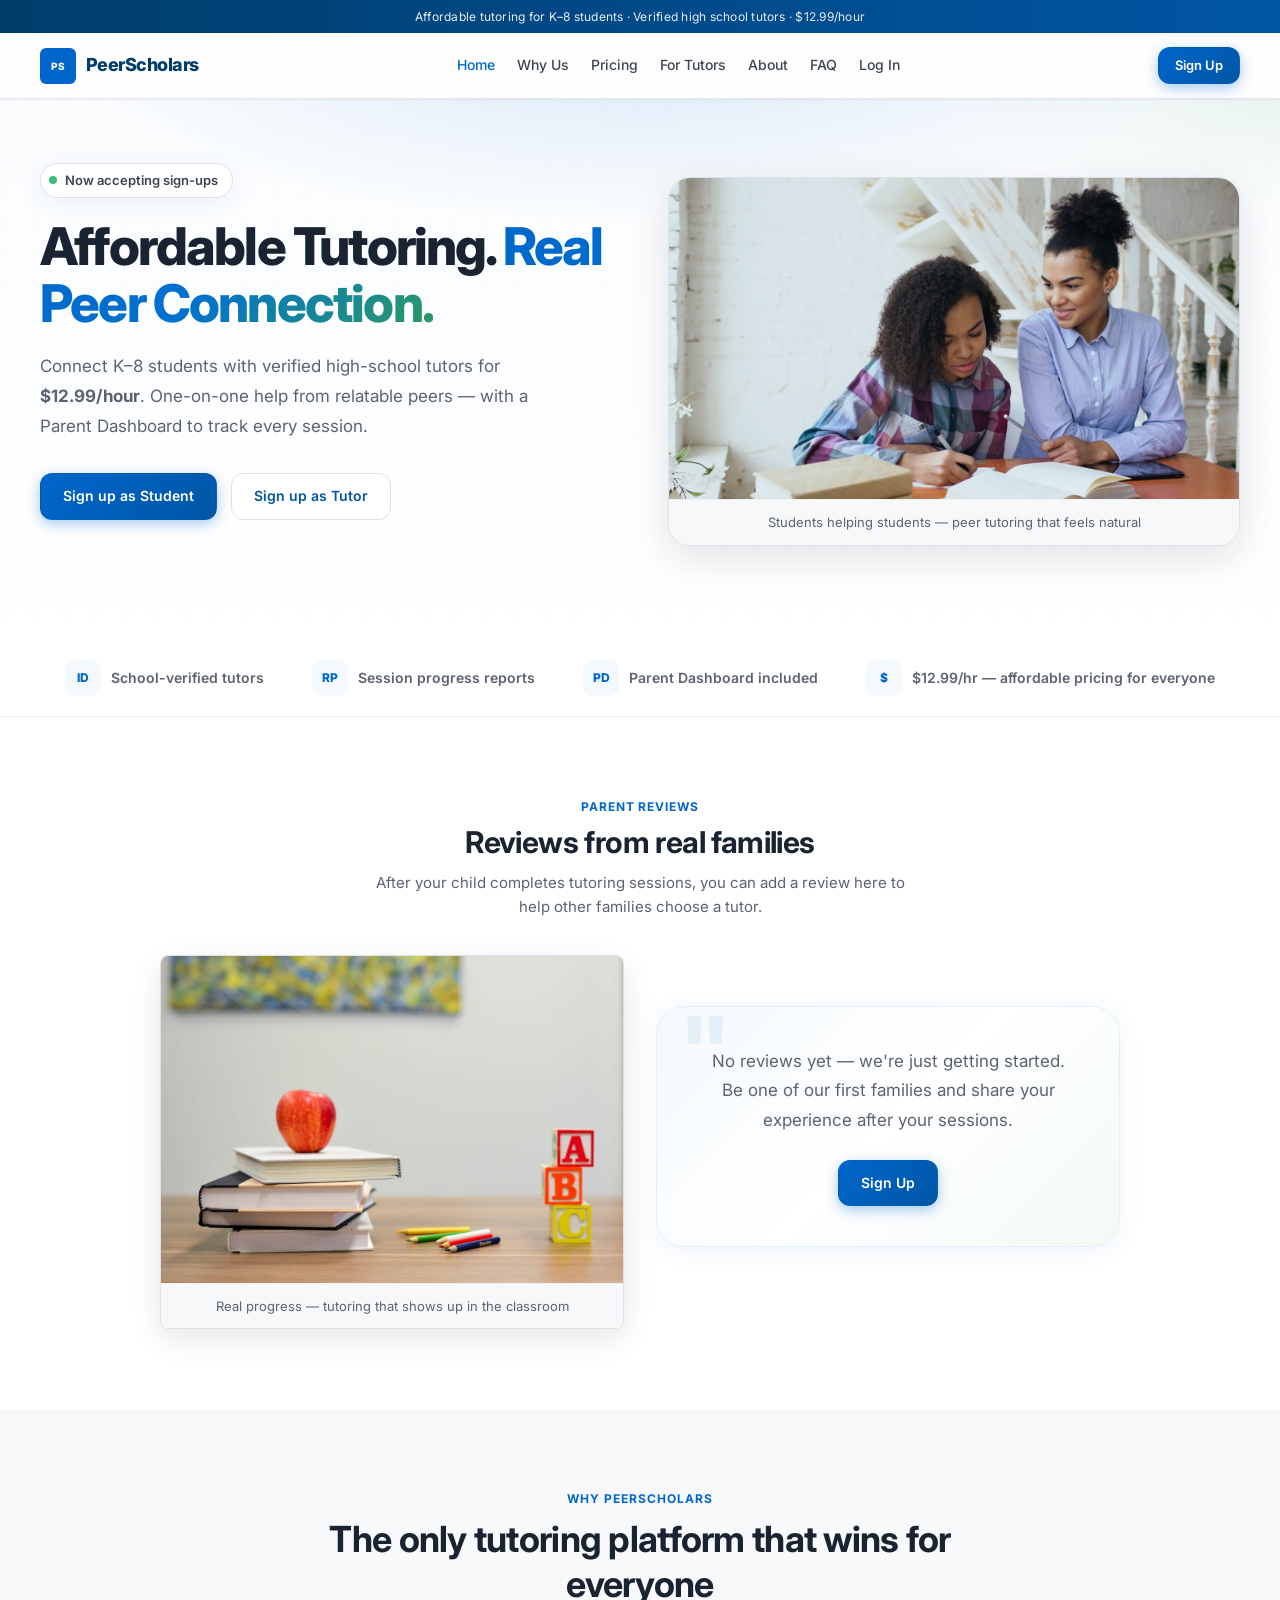
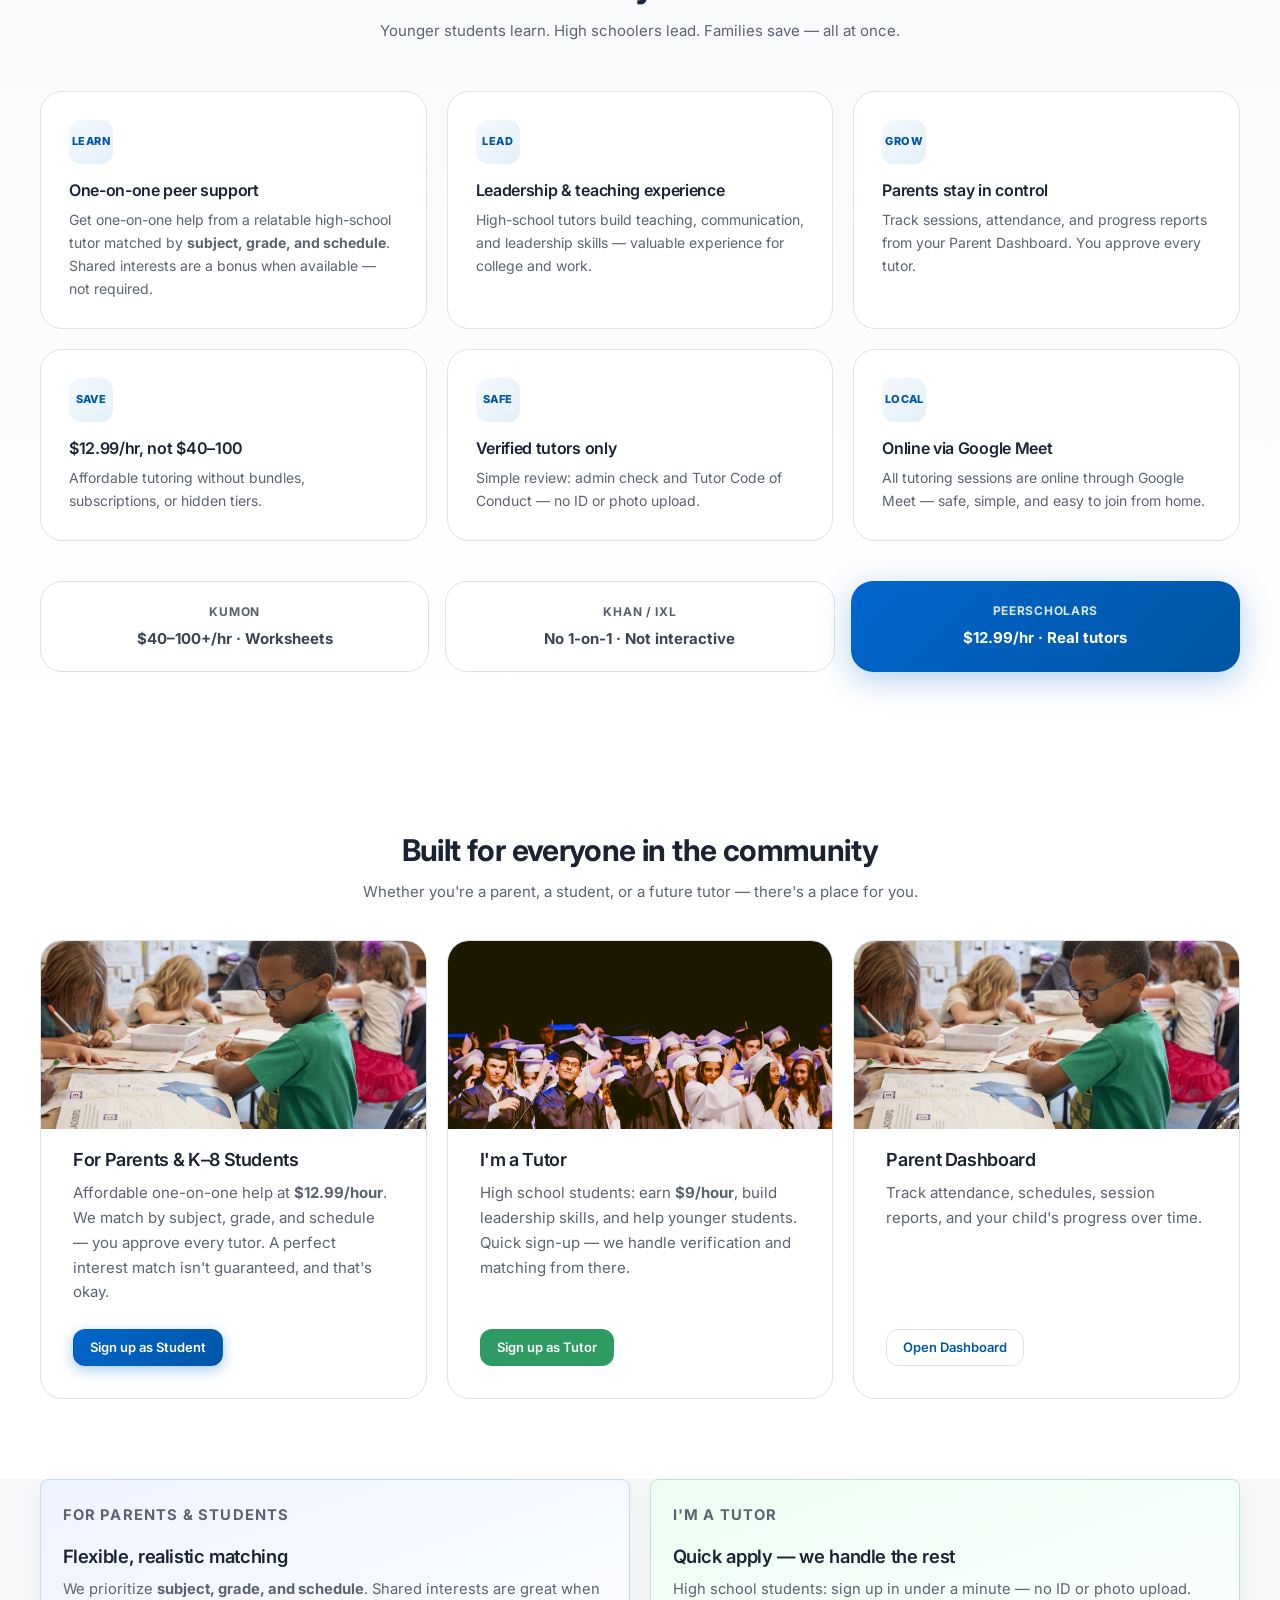
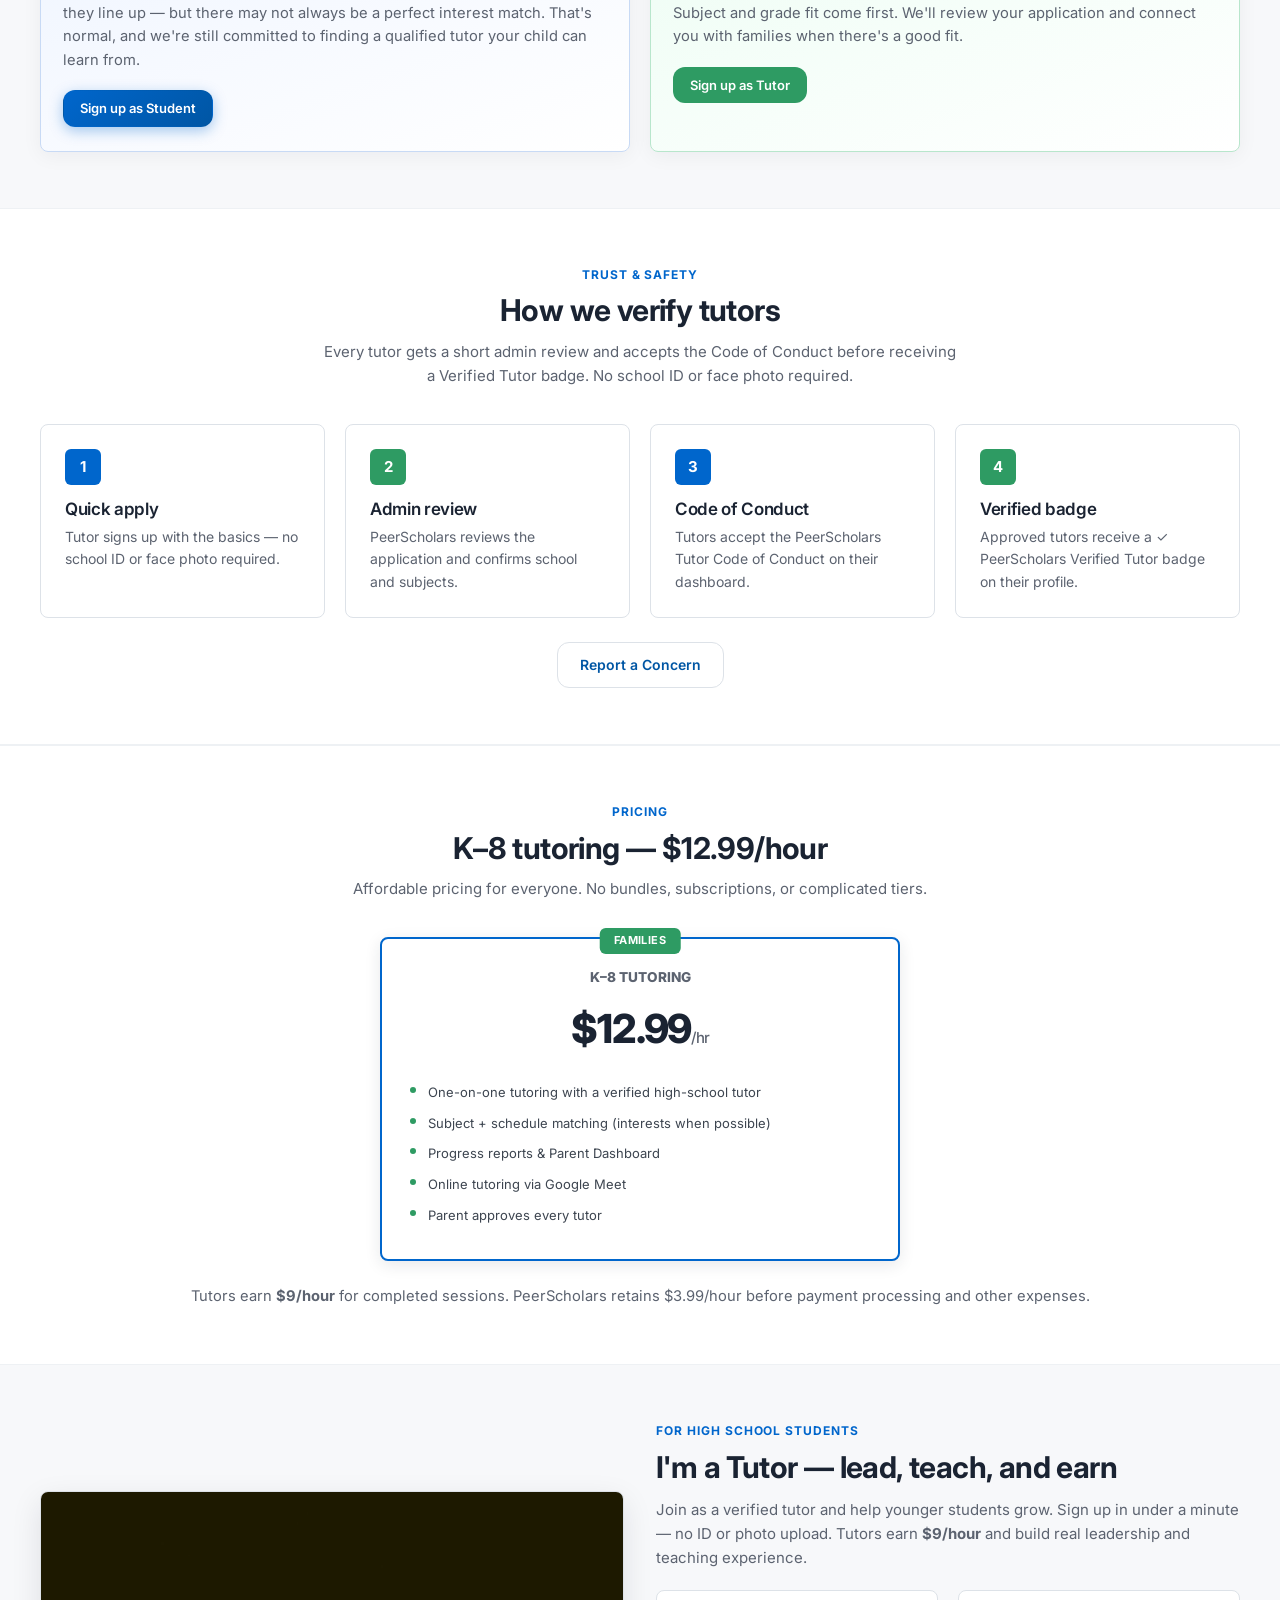
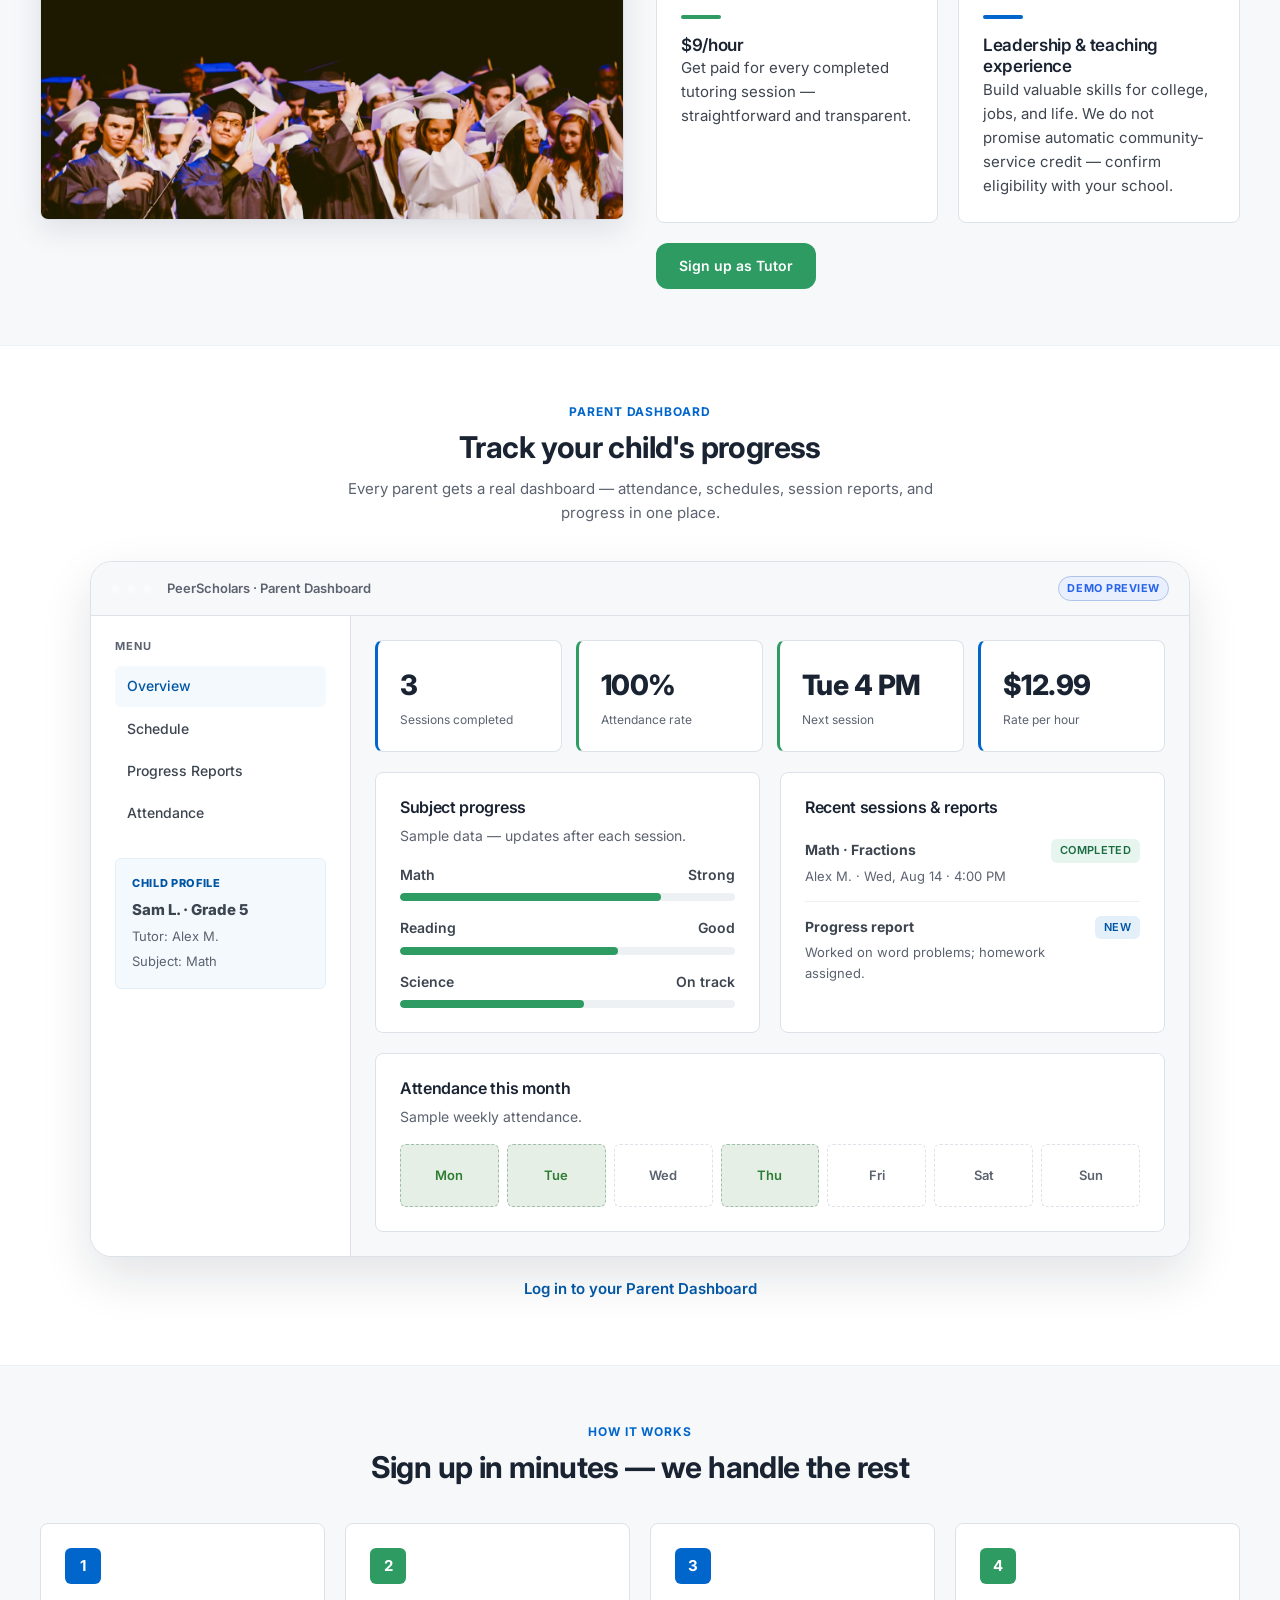
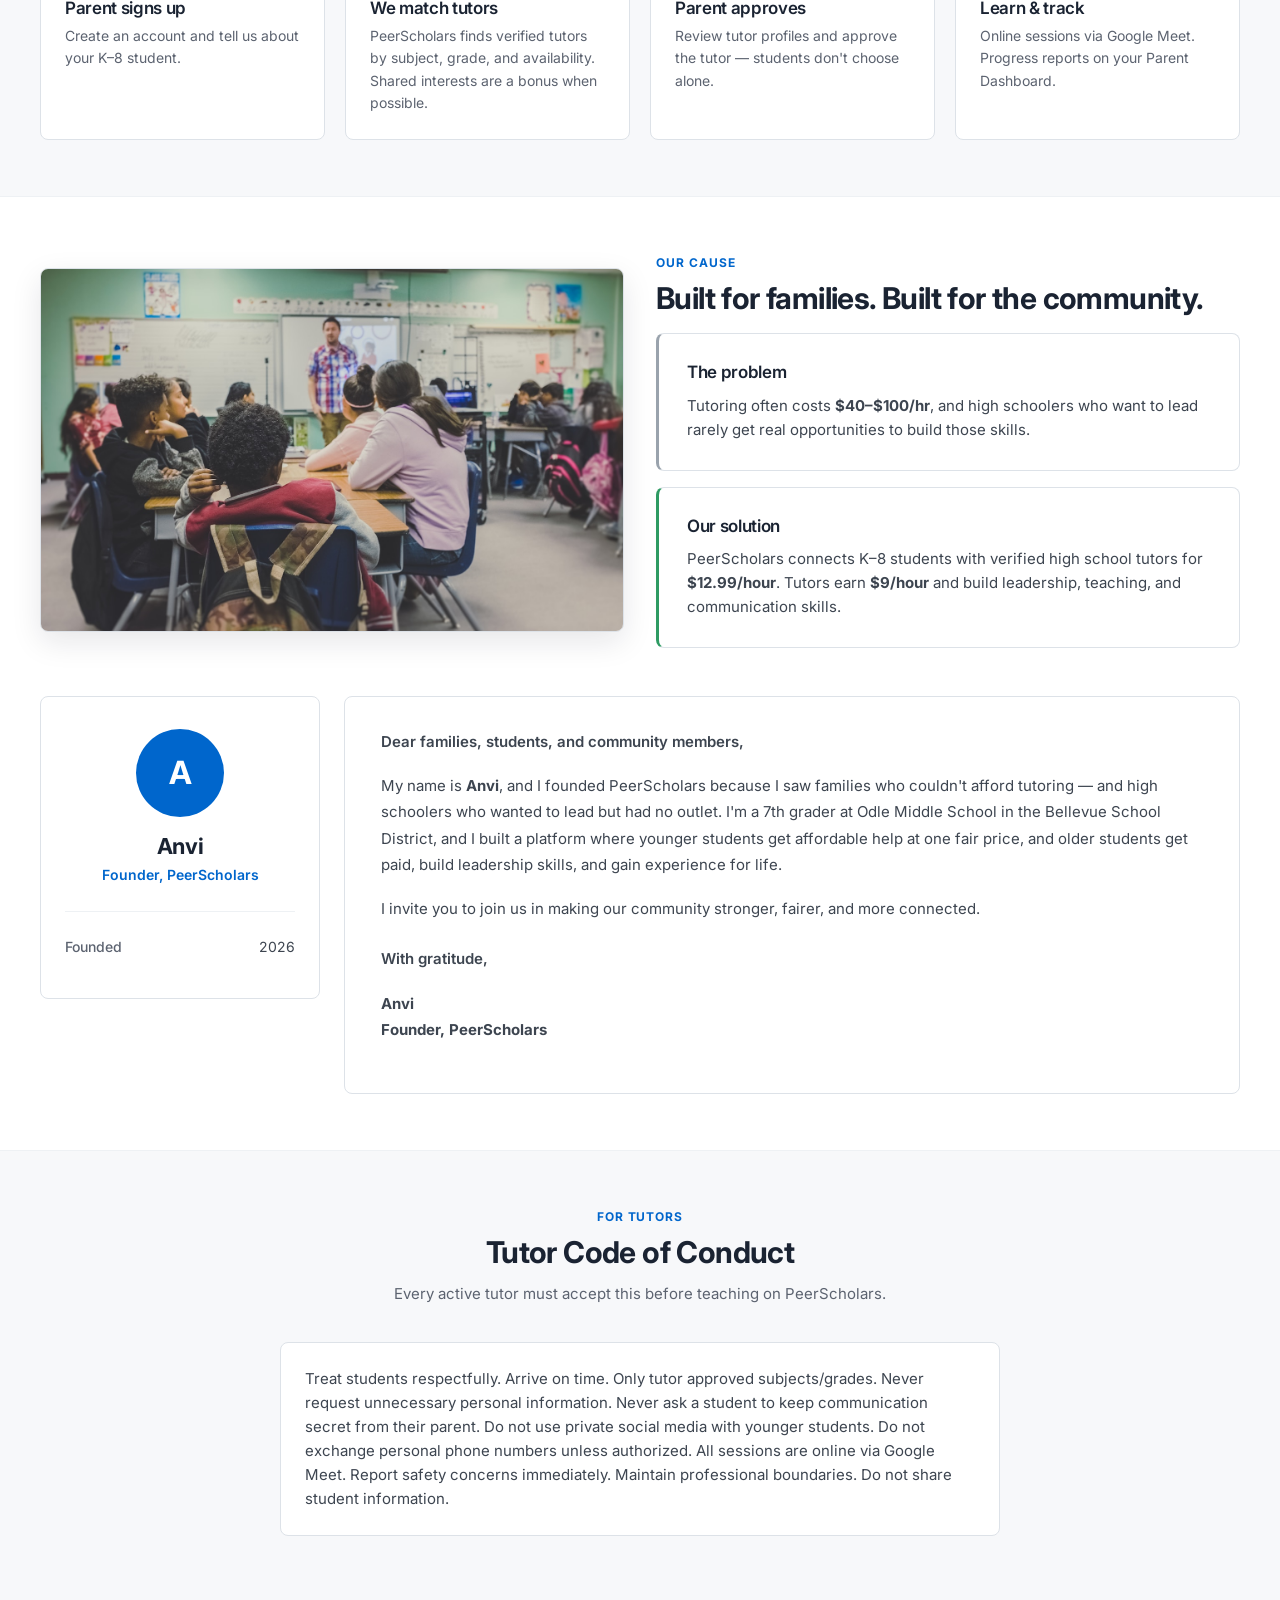
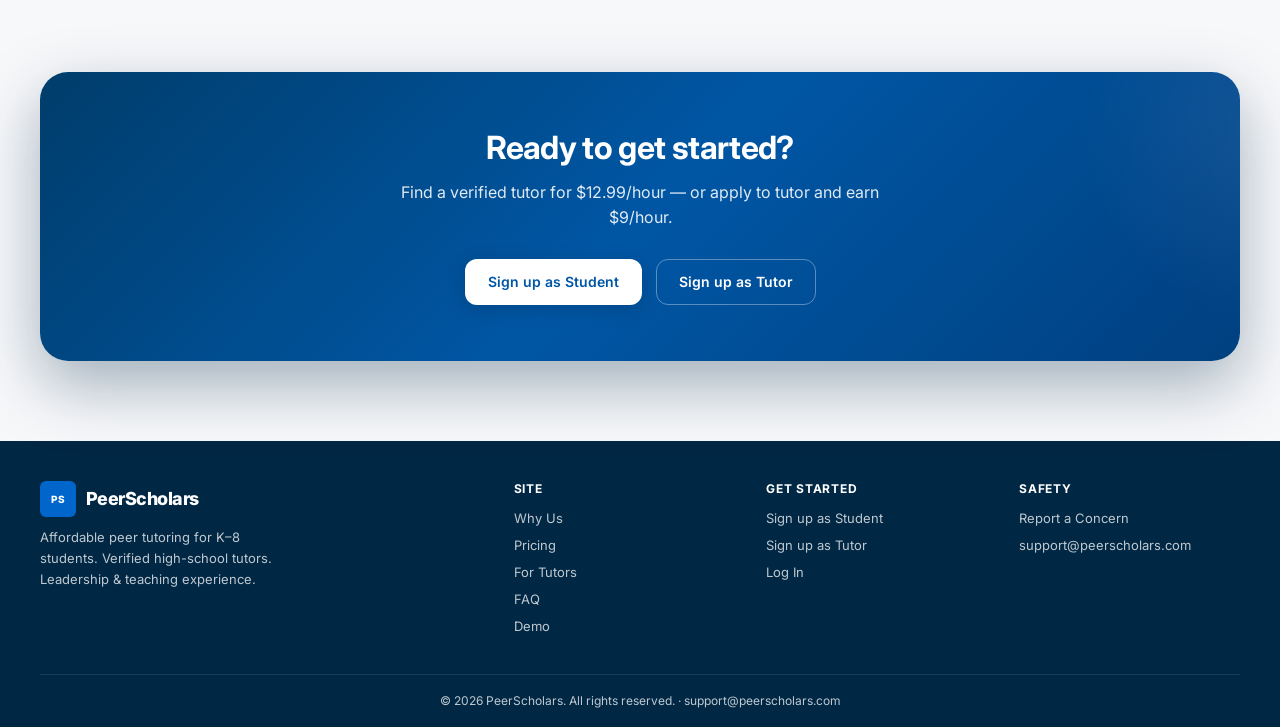
<file: index.html>
<!DOCTYPE html>
<html lang="en">
<head>
  <meta charset="UTF-8">
  <meta name="viewport" content="width=device-width, initial-scale=1.0">
  <title>PeerScholars — Affordable Peer Tutoring</title>
  <meta name="description" content="Affordable tutoring. Real peer connection. Connect K–8 students with verified high-school tutors for $12.99/hour.">
  <link rel="preconnect" href="https://fonts.googleapis.com">
  <link rel="preconnect" href="https://fonts.gstatic.com" crossorigin>
  <link href="https://fonts.googleapis.com/css2?family=Inter:wght@400;500;600;700;800&display=swap" rel="stylesheet">
  <link rel="stylesheet" href="css/styles.css">
  <link rel="stylesheet" href="css/home.css">
</head>
<body class="page-home">
  <div class="top-bar">Affordable tutoring for K–8 students · Verified high school tutors · $12.99/hour</div>
  <header class="site-header">
    <nav class="nav container">
      <a href="index.html" class="logo">
        <span class="logo-icon">PS</span>
        PeerScholars
      </a>
      <button class="nav-toggle" aria-label="Open menu" aria-expanded="false"><span></span><span></span><span></span></button>
      <div class="nav-center">
        <a href="index.html">Home</a>
        <a href="index.html#why-us">Why Us</a>
        <a href="index.html#pricing">Pricing</a>
        <a href="index.html#for-tutors">For Tutors</a>
        <a href="index.html#about">About</a>
        <a href="faq.html">FAQ</a>
        <a href="login.html" data-auth="guest">Log In</a>
        <a href="parent-dashboard.html" data-auth="user" data-auth-dashboard hidden>Dashboard</a>
      </div>
      <div class="nav-right">
        <a href="signup.html" class="btn btn-small btn-primary" data-auth="guest">Sign Up</a>
      </div>
    </nav>
  </header>

  <main>
    <!-- Hero -->
    <section class="home-hero-premium">
      <div class="container hero-inner">
        <div class="hero-content">
          <div class="hero-badge">
            <span class="hero-badge-dot"></span>
            Now accepting sign-ups
          </div>
          <h1 class="hero-title">
            Affordable Tutoring. <span class="gradient-text">Real Peer Connection.</span>
          </h1>
          <p class="hero-subtitle">
            Connect K–8 students with verified high-school tutors for <strong>$12.99/hour</strong>. One-on-one help from relatable peers — with a Parent Dashboard to track every session.
          </p>
          <div class="hero-actions">
            <a href="signup.html?role=family" class="btn btn-primary">Sign up as Student</a>
            <a href="signup.html?role=tutor" class="btn btn-secondary">Sign up as Tutor</a>
          </div>
        </div>

        <div class="hero-preview">
          <div class="hero-preview-glow"></div>
          <figure class="hero-photo">
            <img src="images/hero-tutoring.png" alt="High school student helping a younger child with homework" fetchpriority="high" decoding="async">
            <figcaption class="photo-caption">Students helping students — peer tutoring that feels natural</figcaption>
          </figure>
        </div>
      </div>
    </section>

    <!-- Trust strip -->
    <div class="trust-strip">
      <div class="container trust-strip-inner">
        <div class="trust-item"><span class="trust-icon">ID</span> School-verified tutors</div>
        <div class="trust-item"><span class="trust-icon">RP</span> Session progress reports</div>
        <div class="trust-item"><span class="trust-icon">PD</span> Parent Dashboard included</div>
        <div class="trust-item"><span class="trust-icon">$</span> $12.99/hr — affordable pricing for everyone</div>
      </div>
    </div>

    <!-- Parent reviews -->
    <section class="reviews-premium" id="reviews">
      <div class="container">
        <div class="section-header reveal">
          <p class="eyebrow">Parent Reviews</p>
          <h2>Reviews from real families</h2>
          <p class="section-desc">After your child completes tutoring sessions, you can add a review here to help other families choose a tutor.</p>
        </div>

        <div class="reviews-layout reveal">
          <figure class="site-photo">
            <img src="images/tutor-success.png" alt="Student reading and learning outdoors">
            <figcaption class="photo-caption">Real progress — tutoring that shows up in the classroom</figcaption>
          </figure>
          <div class="review-spotlight" style="text-align:center;">
            <p style="font-size:1.0625rem;color:var(--text-light);line-height:1.75;">No reviews yet — we're just getting started. Be one of our first families and share your experience after your sessions.</p>
            <a href="signup.html" class="btn btn-primary" style="margin-top:1.5rem;">Sign Up</a>
          </div>
        </div>
      </div>
    </section>

    <!-- Why us -->
    <section id="why-us" class="why-premium">
      <div class="container">
        <div class="usp-banner-premium reveal">
          <p class="eyebrow">Why PeerScholars</p>
          <h2>The only tutoring platform that wins for everyone</h2>
          <p class="section-desc">Younger students learn. High schoolers lead. Families save — all at once.</p>
        </div>

        <div class="usp-grid-premium">
          <article class="usp-card-premium reveal">
            <div class="usp-card-icon">LEARN</div>
            <h3>One-on-one peer support</h3>
            <p>Get one-on-one help from a relatable high-school tutor matched by <strong>subject, grade, and schedule</strong>. Shared interests are a bonus when available — not required.</p>
          </article>
          <article class="usp-card-premium reveal reveal-delay-1">
            <div class="usp-card-icon">LEAD</div>
            <h3>Leadership &amp; teaching experience</h3>
            <p>High-school tutors build teaching, communication, and leadership skills — valuable experience for college and work.</p>
          </article>
          <article class="usp-card-premium reveal reveal-delay-2">
            <div class="usp-card-icon">GROW</div>
            <h3>Parents stay in control</h3>
            <p>Track sessions, attendance, and progress reports from your Parent Dashboard. You approve every tutor.</p>
          </article>
          <article class="usp-card-premium reveal">
            <div class="usp-card-icon">SAVE</div>
            <h3>$12.99/hr, not $40–100</h3>
            <p>Affordable tutoring without bundles, subscriptions, or hidden tiers.</p>
          </article>
          <article class="usp-card-premium reveal reveal-delay-1">
            <div class="usp-card-icon">SAFE</div>
            <h3>Verified tutors only</h3>
            <p>Simple review: admin check and Tutor Code of Conduct — no ID or photo upload.</p>
          </article>
          <article class="usp-card-premium reveal reveal-delay-2">
            <div class="usp-card-icon">LOCAL</div>
            <h3>Online via Google Meet</h3>
            <p>All tutoring sessions are online through Google Meet — safe, simple, and easy to join from home.</p>
          </article>
        </div>

        <div class="compare-strip reveal">
          <div class="compare-pill"><strong>Kumon</strong><span>$40–100+/hr · Worksheets</span></div>
          <div class="compare-pill"><strong>Khan / IXL</strong><span>No 1-on-1 · Not interactive</span></div>
          <div class="compare-pill featured"><strong>PeerScholars</strong><span>$12.99/hr · Real tutors</span></div>
        </div>
      </div>
    </section>

    <!-- Audience -->
    <section class="audience-section">
      <div class="container">
        <div class="section-header reveal">
          <h2>Built for everyone in the community</h2>
          <p class="section-desc">Whether you're a parent, a student, or a future tutor — there's a place for you.</p>
        </div>
        <div class="card-grid audience-grid">
          <article class="audience-card reveal">
            <figure class="audience-photo">
              <img src="images/parent-laptop.png" alt="Parent helping child with homework at home">
            </figure>
            <h3>For Parents &amp; K–8 Students</h3>
            <p>Affordable one-on-one help at <strong>$12.99/hour</strong>. We match by subject, grade, and schedule — you approve every tutor. A perfect interest match isn't guaranteed, and that's okay.</p>
            <a href="signup.html?role=family" class="btn btn-small btn-primary">Sign up as Student</a>
          </article>
          <article class="audience-card reveal reveal-delay-1">
            <figure class="audience-photo">
              <img src="images/graduation-group.png" alt="American high school graduates in caps and gowns">
            </figure>
            <h3>I'm a Tutor</h3>
            <p>High school students: earn <strong>$9/hour</strong>, build leadership skills, and help younger students. Quick sign-up — we handle verification and matching from there.</p>
            <a href="signup.html?role=tutor" class="btn btn-small btn-green">Sign up as Tutor</a>
          </article>
          <article class="audience-card reveal reveal-delay-2">
            <figure class="audience-photo">
              <img src="images/parent-laptop.png" alt="Parent and child learning together on a laptop">
            </figure>
            <h3>Parent Dashboard</h3>
            <p>Track attendance, schedules, session reports, and your child's progress over time.</p>
            <a href="parent-dashboard.html" class="btn btn-small btn-secondary">Open Dashboard</a>
          </article>
        </div>
      </div>
    </section>

    <!-- Matching expectations -->
    <section class="section matching-expectations">
      <div class="container">
        <div class="matching-expect-grid reveal">
          <article class="matching-expect-card matching-expect-parent">
            <p class="eyebrow">For parents &amp; students</p>
            <h3>Flexible, realistic matching</h3>
            <p>We prioritize <strong>subject, grade, and schedule</strong>. Shared interests are great when they line up — but there may not always be a perfect interest match. That's normal, and we're still committed to finding a qualified tutor your child can learn from.</p>
            <a href="signup.html?role=family" class="btn btn-small btn-primary">Sign up as Student</a>
          </article>
          <article class="matching-expect-card matching-expect-tutor">
            <p class="eyebrow">I'm a tutor</p>
            <h3>Quick apply — we handle the rest</h3>
            <p>High school students: sign up in under a minute — no ID or photo upload. Subject and grade fit come first. We'll review your application and connect you with families when there's a good fit.</p>
            <a href="signup.html?role=tutor" class="btn btn-small btn-green">Sign up as Tutor</a>
          </article>
        </div>
      </div>
    </section>

    <!-- How we verify tutors -->
    <section id="trust" class="section section-alt">
      <div class="container">
        <div class="section-header reveal">
          <p class="eyebrow">Trust &amp; Safety</p>
          <h2>How we verify tutors</h2>
          <p class="section-desc">Every tutor gets a short admin review and accepts the Code of Conduct before receiving a Verified Tutor badge. No school ID or face photo required.</p>
        </div>
        <div class="steps reveal">
          <div class="step"><div class="step-num blue">1</div><h3>Quick apply</h3><p>Tutor signs up with the basics — no school ID or face photo required.</p></div>
          <div class="step"><div class="step-num green">2</div><h3>Admin review</h3><p>PeerScholars reviews the application and confirms school and subjects.</p></div>
          <div class="step"><div class="step-num blue">3</div><h3>Code of Conduct</h3><p>Tutors accept the PeerScholars Tutor Code of Conduct on their dashboard.</p></div>
          <div class="step"><div class="step-num green">4</div><h3>Verified badge</h3><p>Approved tutors receive a ✓ PeerScholars Verified Tutor badge on their profile.</p></div>
        </div>
        <p style="text-align:center;margin-top:1.5rem;"><a href="report-concern.html" class="btn btn-secondary">Report a Concern</a></p>
      </div>
    </section>

    <!-- Pricing -->
    <section id="pricing" class="section section-alt">
      <div class="container">
        <div class="section-header reveal">
          <p class="eyebrow">Pricing</p>
          <h2>K–8 tutoring — $12.99/hour</h2>
          <p class="section-desc">Affordable pricing for everyone. No bundles, subscriptions, or complicated tiers.</p>
        </div>
        <div class="pricing-cards reveal" style="max-width:520px;margin-inline:auto;">
          <div class="pricing-card featured">
            <div class="pricing-badge">Families</div>
            <div class="pricing-tier" style="font-weight:800;color:var(--text-light);font-size:0.85rem;text-transform:uppercase;margin-bottom:0.5rem;">K–8 Tutoring</div>
            <div class="pricing-amount">$12.99<span>/hr</span></div>
            <ul>
              <li>One-on-one tutoring with a verified high-school tutor</li>
              <li>Subject + schedule matching (interests when possible)</li>
              <li>Progress reports &amp; Parent Dashboard</li>
              <li>Online tutoring via Google Meet</li>
              <li>Parent approves every tutor</li>
            </ul>
          </div>
        </div>
        <p style="text-align:center;color:var(--text-light);margin-top:1.5rem;font-size:0.92rem;">Tutors earn <strong>$9/hour</strong> for completed sessions. PeerScholars retains $3.99/hour before payment processing and other expenses.</p>
      </div>
    </section>

    <!-- For tutors -->
    <section id="for-tutors" class="section">
      <div class="container">
        <div class="split-photo-grid reveal">
          <figure class="site-photo">
            <img src="images/graduation-group.png" alt="American high school graduates in caps and gowns">
          </figure>
          <div>
            <p class="eyebrow">For High School Students</p>
            <h2>I'm a Tutor — lead, teach, and earn</h2>
            <p style="color:var(--text-light);margin:0.75rem 0 1.25rem;">Join as a verified tutor and help younger students grow. Sign up in under a minute — no ID or photo upload. Tutors earn <strong>$9/hour</strong> and build real leadership and teaching experience.</p>
            <div class="card-grid" style="margin-top:1rem;">
              <article class="card"><div class="feature-icon icon-green"></div><h3>$9/hour</h3><p>Get paid for every completed tutoring session — straightforward and transparent.</p></article>
              <article class="card"><div class="feature-icon icon-blue"></div><h3>Leadership &amp; teaching experience</h3><p>Build valuable skills for college, jobs, and life. We do not promise automatic community-service credit — confirm eligibility with your school.</p></article>
            </div>
            <a href="signup.html?role=tutor" class="btn btn-green" style="margin-top:1.25rem;">Sign up as Tutor</a>
          </div>
        </div>
      </div>
    </section>

    <!-- Parent dashboard -->
    <section id="dashboard" class="section section-alt dashboard-section">
      <div class="container container-wide">
        <div class="section-header reveal">
          <p class="eyebrow">Parent Dashboard</p>
          <h2>Track your child's progress</h2>
          <p class="section-desc">Every parent gets a real dashboard — attendance, schedules, session reports, and progress in one place.</p>
        </div>
        <div class="dashboard-showcase reveal dashboard-showcase-demo">
          <div class="dashboard-showcase-bar">
            <span class="demo-dot"></span><span class="demo-dot"></span><span class="demo-dot"></span>
            <span class="dashboard-showcase-title">PeerScholars · Parent Dashboard</span>
            <span class="dashboard-demo-badge">Demo preview</span>
          </div>
          <div class="dashboard-layout dashboard-layout-lg">
            <aside class="dashboard-sidebar">
              <h3>Menu</h3>
              <ul class="dashboard-nav">
                <li><a href="#" class="active">Overview</a></li>
                <li><a href="#">Schedule</a></li>
                <li><a href="#">Progress Reports</a></li>
                <li><a href="#">Attendance</a></li>
              </ul>
              <div class="dashboard-child-card">
                <p class="dashboard-child-label">Child profile</p>
                <p class="dashboard-child-name">Sam L. · Grade 5</p>
                <p class="dashboard-child-meta">Tutor: Alex M.</p>
                <p class="dashboard-child-meta">Subject: Math</p>
              </div>
            </aside>
            <div class="dashboard-main">
              <div class="dashboard-stats dashboard-stats-lg">
                <div class="stat-card"><div class="num">3</div><div class="lbl">Sessions completed</div></div>
                <div class="stat-card green"><div class="num">100%</div><div class="lbl">Attendance rate</div></div>
                <div class="stat-card green"><div class="num">Tue 4 PM</div><div class="lbl">Next session</div></div>
                <div class="stat-card"><div class="num">$12.99</div><div class="lbl">Rate per hour</div></div>
              </div>
              <div class="dashboard-panels">
                <div class="card dashboard-panel">
                  <h3>Subject progress</h3>
                  <p class="dashboard-panel-note">Sample data — updates after each session.</p>
                  <div class="dashboard-progress-rows">
                    <div class="dashboard-progress-row">
                      <div class="dashboard-progress-head"><span>Math</span><span>Strong</span></div>
                      <div class="progress-bar-wrap"><div class="progress-bar" style="width:78%"></div></div>
                    </div>
                    <div class="dashboard-progress-row">
                      <div class="dashboard-progress-head"><span>Reading</span><span>Good</span></div>
                      <div class="progress-bar-wrap"><div class="progress-bar" style="width:65%"></div></div>
                    </div>
                    <div class="dashboard-progress-row">
                      <div class="dashboard-progress-head"><span>Science</span><span>On track</span></div>
                      <div class="progress-bar-wrap"><div class="progress-bar" style="width:55%"></div></div>
                    </div>
                  </div>
                </div>
                <div class="card dashboard-panel">
                  <h3>Recent sessions &amp; reports</h3>
                  <ul class="session-list">
                    <li>
                      <div>
                        <strong>Math · Fractions</strong>
                        <p style="color:var(--text-light);font-size:0.8125rem;margin-top:0.25rem;">Alex M. · Wed, Aug 14 · 4:00 PM</p>
                      </div>
                      <span class="badge badge-green">Completed</span>
                    </li>
                    <li>
                      <div>
                        <strong>Progress report</strong>
                        <p style="color:var(--text-light);font-size:0.8125rem;margin-top:0.25rem;">Worked on word problems; homework assigned.</p>
                      </div>
                      <span class="badge badge-blue">New</span>
                    </li>
                  </ul>
                </div>
              </div>
              <div class="card dashboard-panel dashboard-panel-wide">
                <h3>Attendance this month</h3>
                <p class="dashboard-panel-note">Sample weekly attendance.</p>
                <div class="dashboard-attendance-grid dashboard-attendance-demo">
                  <div class="dashboard-attendance-cell attended">Mon</div>
                  <div class="dashboard-attendance-cell attended">Tue</div>
                  <div class="dashboard-attendance-cell">Wed</div>
                  <div class="dashboard-attendance-cell attended">Thu</div>
                  <div class="dashboard-attendance-cell">Fri</div>
                  <div class="dashboard-attendance-cell">Sat</div>
                  <div class="dashboard-attendance-cell">Sun</div>
                </div>
              </div>
            </div>
          </div>
        </div>
        <p class="dashboard-caption reveal"><a href="login.html">Log in</a> to your Parent Dashboard</p>
      </div>
    </section>

    <!-- How it works -->
    <section id="how-it-works" class="section">
      <div class="container">
        <div class="section-header reveal">
          <p class="eyebrow">How It Works</p>
          <h2>Sign up in minutes — we handle the rest</h2>
        </div>
        <div class="steps reveal">
          <div class="step"><div class="step-num blue">1</div><h3>Parent signs up</h3><p>Create an account and tell us about your K–8 student.</p></div>
          <div class="step"><div class="step-num green">2</div><h3>We match tutors</h3><p>PeerScholars finds verified tutors by subject, grade, and availability. Shared interests are a bonus when possible.</p></div>
          <div class="step"><div class="step-num blue">3</div><h3>Parent approves</h3><p>Review tutor profiles and approve the tutor — students don't choose alone.</p></div>
          <div class="step"><div class="step-num green">4</div><h3>Learn &amp; track</h3><p>Online sessions via Google Meet. Progress reports on your Parent Dashboard.</p></div>
        </div>
      </div>
    </section>

    <!-- About: mission + founder -->
    <section id="about" class="section section-alt">
      <div class="container">
        <div class="split-photo-grid reveal">
          <figure class="site-photo">
            <img src="images/community-classroom.png" alt="Students learning together in a bright classroom">
          </figure>
          <div>
            <p class="eyebrow">Our Cause</p>
            <h2>Built for families. Built for the community.</h2>
            <div class="problem-box" style="margin-top:1rem;">
              <h3>The problem</h3>
              <p>Tutoring often costs <strong>$40–$100/hr</strong>, and high schoolers who want to lead rarely get real opportunities to build those skills.</p>
            </div>
            <div class="solution-box" style="margin-top:1rem;">
              <h3>Our solution</h3>
              <p>PeerScholars connects K–8 students with verified high school tutors for <strong>$12.99/hour</strong>. Tutors earn <strong>$9/hour</strong> and build leadership, teaching, and communication skills.</p>
            </div>
          </div>
        </div>

        <div class="founder-layout reveal" style="margin-top:3rem;">
          <aside class="founder-sidebar card">
            <div class="founder-avatar">A</div>
            <h2>Anvi</h2>
            <p class="founder-role">Founder, PeerScholars</p>
            <ul class="founder-meta">
              <li><span>Founded</span>2026</li>
            </ul>
          </aside>
          <article class="founder-letter card">
            <p class="founder-greeting">Dear families, students, and community members,</p>
            <p>My name is <strong>Anvi</strong>, and I founded PeerScholars because I saw families who couldn't afford tutoring — and high schoolers who wanted to lead but had no outlet. I'm a 7th grader at Odle Middle School in the Bellevue School District, and I built a platform where younger students get affordable help at one fair price, and older students get paid, build leadership skills, and gain experience for life.</p>
            <p>I invite you to join us in making our community stronger, fairer, and more connected.</p>
            <p class="founder-signoff">With gratitude,</p>
            <p class="founder-signature">Anvi<br><span>Founder, PeerScholars</span></p>
          </article>
        </div>
      </div>
    </section>

    <!-- Code of Conduct -->
    <section id="code-of-conduct" class="section">
      <div class="container" style="max-width:720px;">
        <div class="section-header reveal">
          <p class="eyebrow">For Tutors</p>
          <h2>Tutor Code of Conduct</h2>
          <p class="section-desc">Every active tutor must accept this before teaching on PeerScholars.</p>
        </div>
        <div class="card reveal conduct-box" style="max-height:none;">Treat students respectfully. Arrive on time. Only tutor approved subjects/grades. Never request unnecessary personal information. Never ask a student to keep communication secret from their parent. Do not use private social media with younger students. Do not exchange personal phone numbers unless authorized. All sessions are online via Google Meet. Report safety concerns immediately. Maintain professional boundaries. Do not share student information.</div>
      </div>
    </section>

    <!-- CTA -->
    <section class="cta-premium">
      <div class="container reveal">
        <div class="cta-card">
          <h2>Ready to get started?</h2>
          <p>Find a verified tutor for $12.99/hour — or apply to tutor and earn $9/hour.</p>
          <div class="cta-actions">
            <a href="signup.html?role=family" class="btn btn-primary">Sign up as Student</a>
            <a href="signup.html?role=tutor" class="btn btn-secondary">Sign up as Tutor</a>
          </div>
        </div>
      </div>
    </section>
  </main>

  <footer class="site-footer">
    <div class="container footer-grid">
      <div class="footer-brand">
        <a href="index.html" class="logo"><span class="logo-icon">PS</span>PeerScholars</a>
        <p>Affordable peer tutoring for K–8 students. Verified high-school tutors. Leadership &amp; teaching experience.</p>
      </div>
      <div class="footer-links"><h4>Site</h4>
        <a href="index.html#why-us">Why Us</a><a href="index.html#pricing">Pricing</a><a href="index.html#for-tutors">For Tutors</a><a href="faq.html">FAQ</a><a href="demo.html">Demo</a>
      </div>
      <div class="footer-links"><h4>Get Started</h4>
        <a href="signup.html?role=family">Sign up as Student</a><a href="signup.html?role=tutor">Sign up as Tutor</a><a href="login.html">Log In</a>
      </div>
      <div class="footer-links"><h4>Safety</h4>
        <a href="report-concern.html">Report a Concern</a><a href="mailto:support@peerscholars.com">support@peerscholars.com</a>
      </div>
    </div>
    <div class="container footer-bottom"><p>&copy; 2026 PeerScholars. All rights reserved. · <a href="mailto:support@peerscholars.com" style="color:inherit;">support@peerscholars.com</a></p></div>
  </footer>
  <script src="js/config.js"></script>
  <script src="js/store.js"></script>
  <script src="js/auth.js"></script>
  <script src="js/main.js"></script>
  <script src="js/home.js"></script>
</body>
</html>
</file>
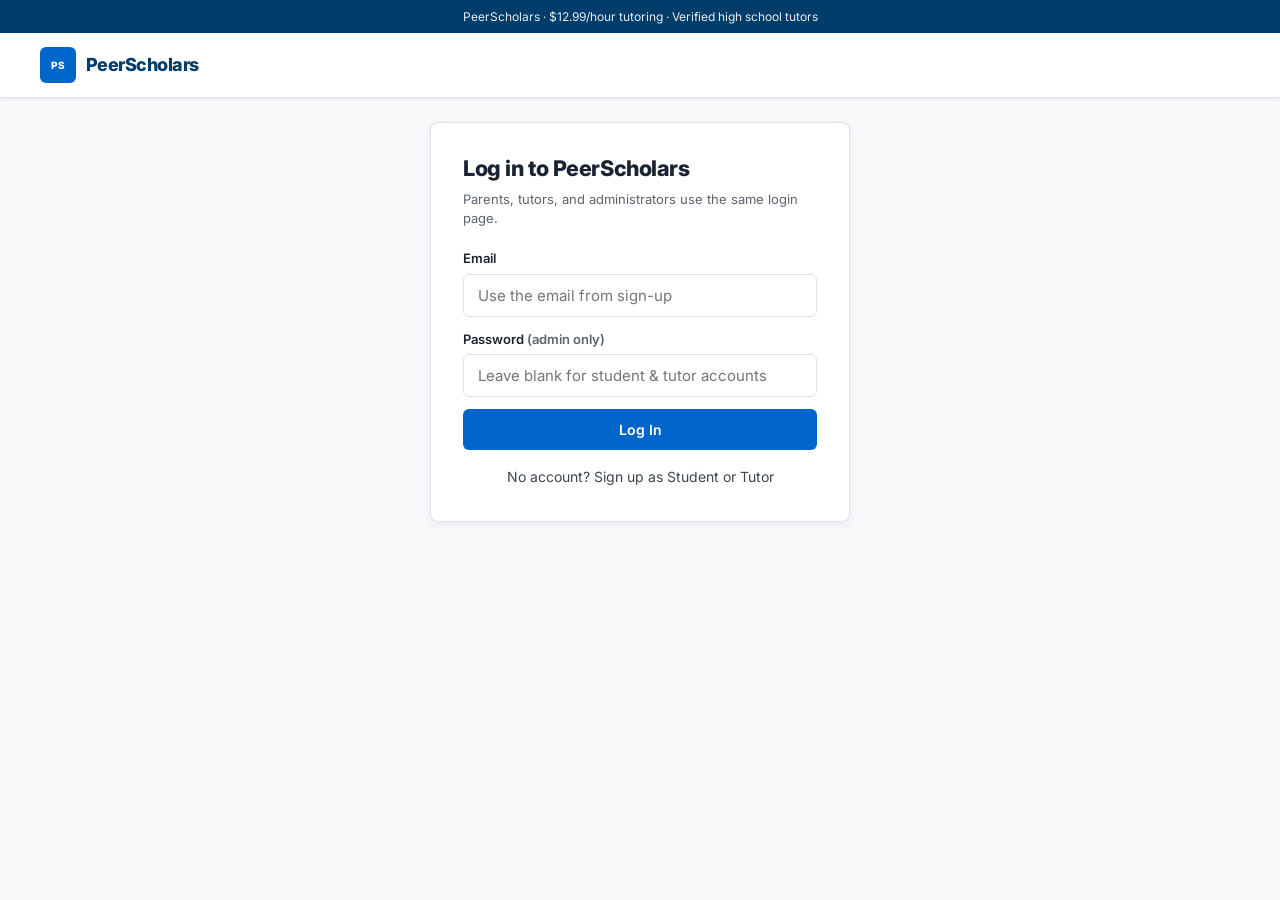
<file: admin-dashboard.html>
<!DOCTYPE html>
<html lang="en">
<head>
  <meta charset="UTF-8">
  <meta name="viewport" content="width=device-width, initial-scale=1.0">
  <title>Admin Dashboard — PeerScholars</title>
  <link href="https://fonts.googleapis.com/css2?family=Inter:wght@400;500;600;700;800&display=swap" rel="stylesheet">
  <link rel="stylesheet" href="css/styles.css">
  <link rel="stylesheet" href="css/dashboard.css">
</head>
<body class="app-shell">
  <header class="app-header-bar"><div class="container app-header-inner">
    <div><h1 class="app-title">Admin Dashboard</h1><p class="app-subtitle">Applications → Verification → Matching → Sessions → Reports</p></div>
    <div class="btn-row"><a href="demo.html" class="btn btn-small btn-secondary">Demo guide</a><a href="#" data-logout class="btn btn-small btn-secondary">Log out</a></div>
  </div></header>
  <main class="app-main"><div class="container dash-layout">
    <aside class="dash-sidebar"><ul class="dash-nav" id="admin-nav"></ul></aside>
    <div class="dash-content" id="dashboard-root"></div>
  </div></main>
  <script src="js/config.js"></script>
  <script src="js/interests.js"></script>
  <script src="js/availability.js"></script>
  <script src="js/store.js"></script>
  <script src="js/matching.js"></script>
  <script src="js/utils.js"></script>
  <script src="js/auth.js"></script>
  <script src="js/dashboard-admin.js"></script>
</body>
</html>
</file>
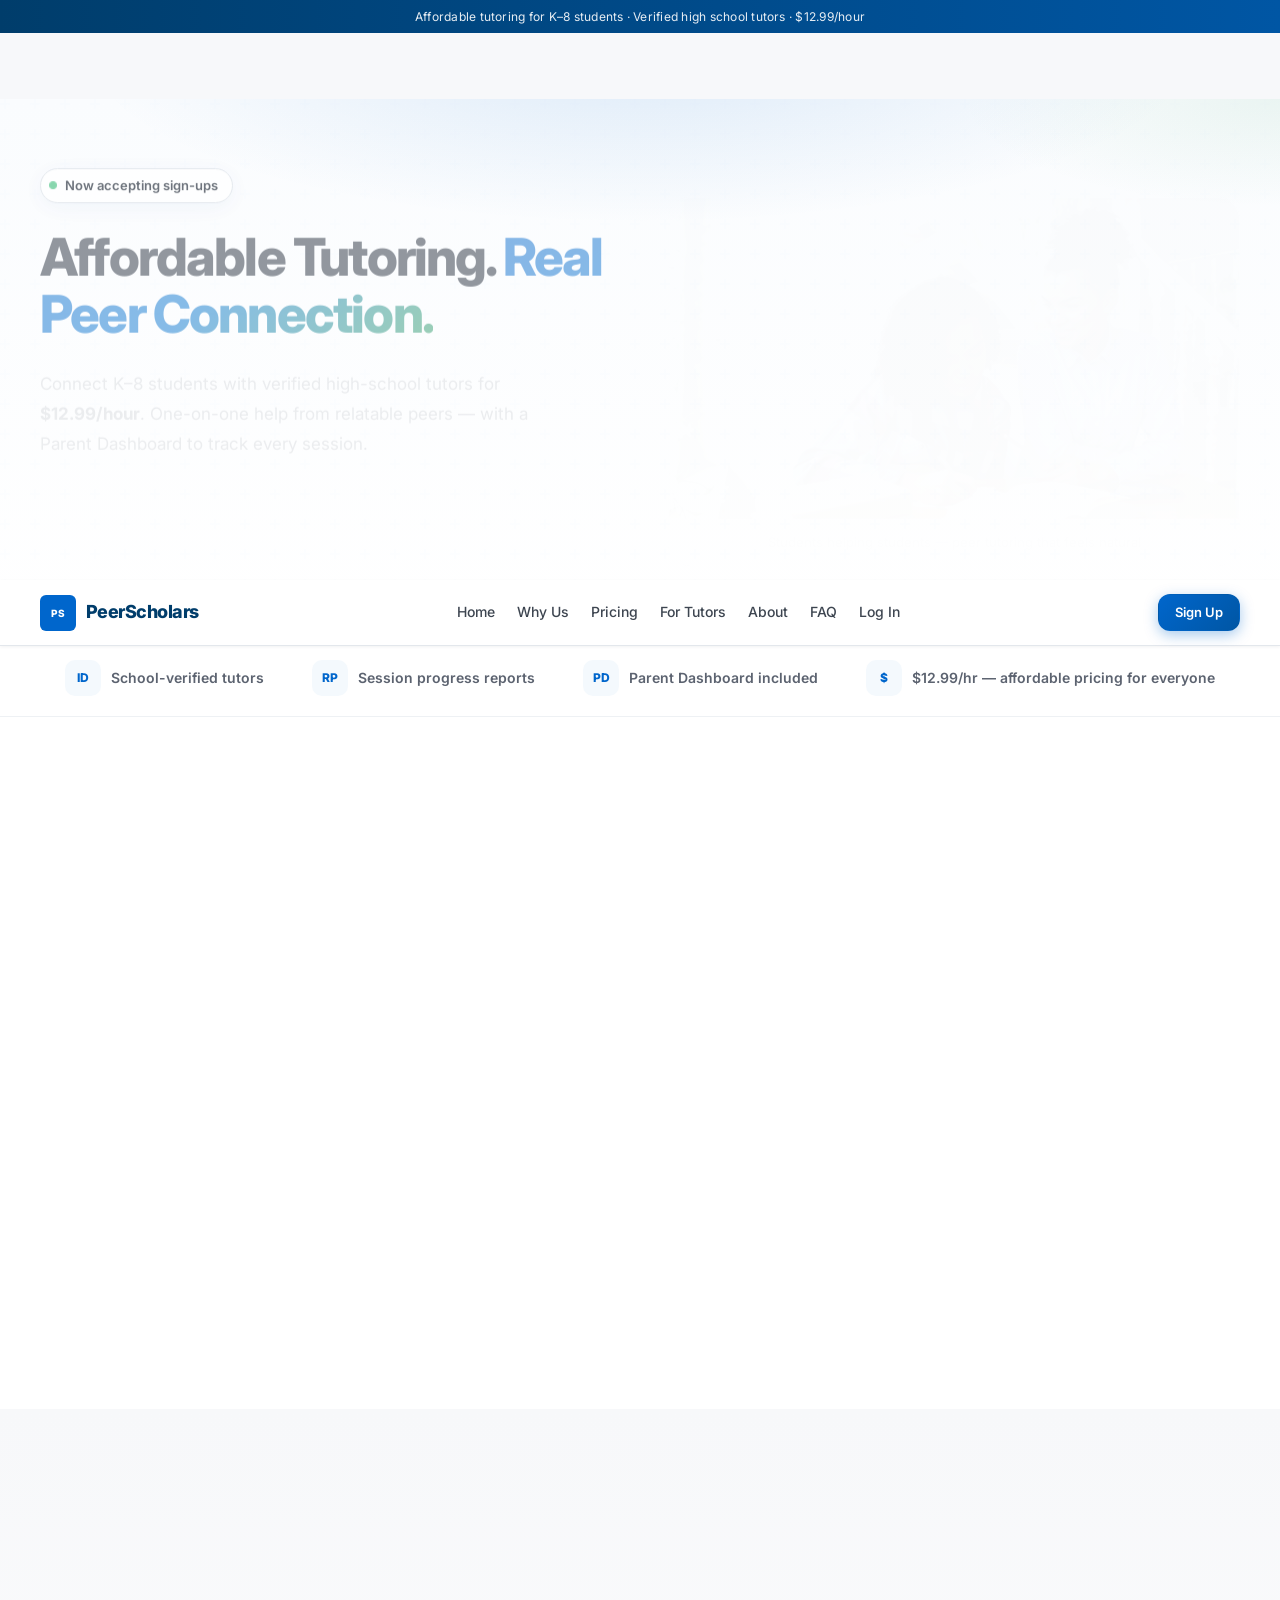
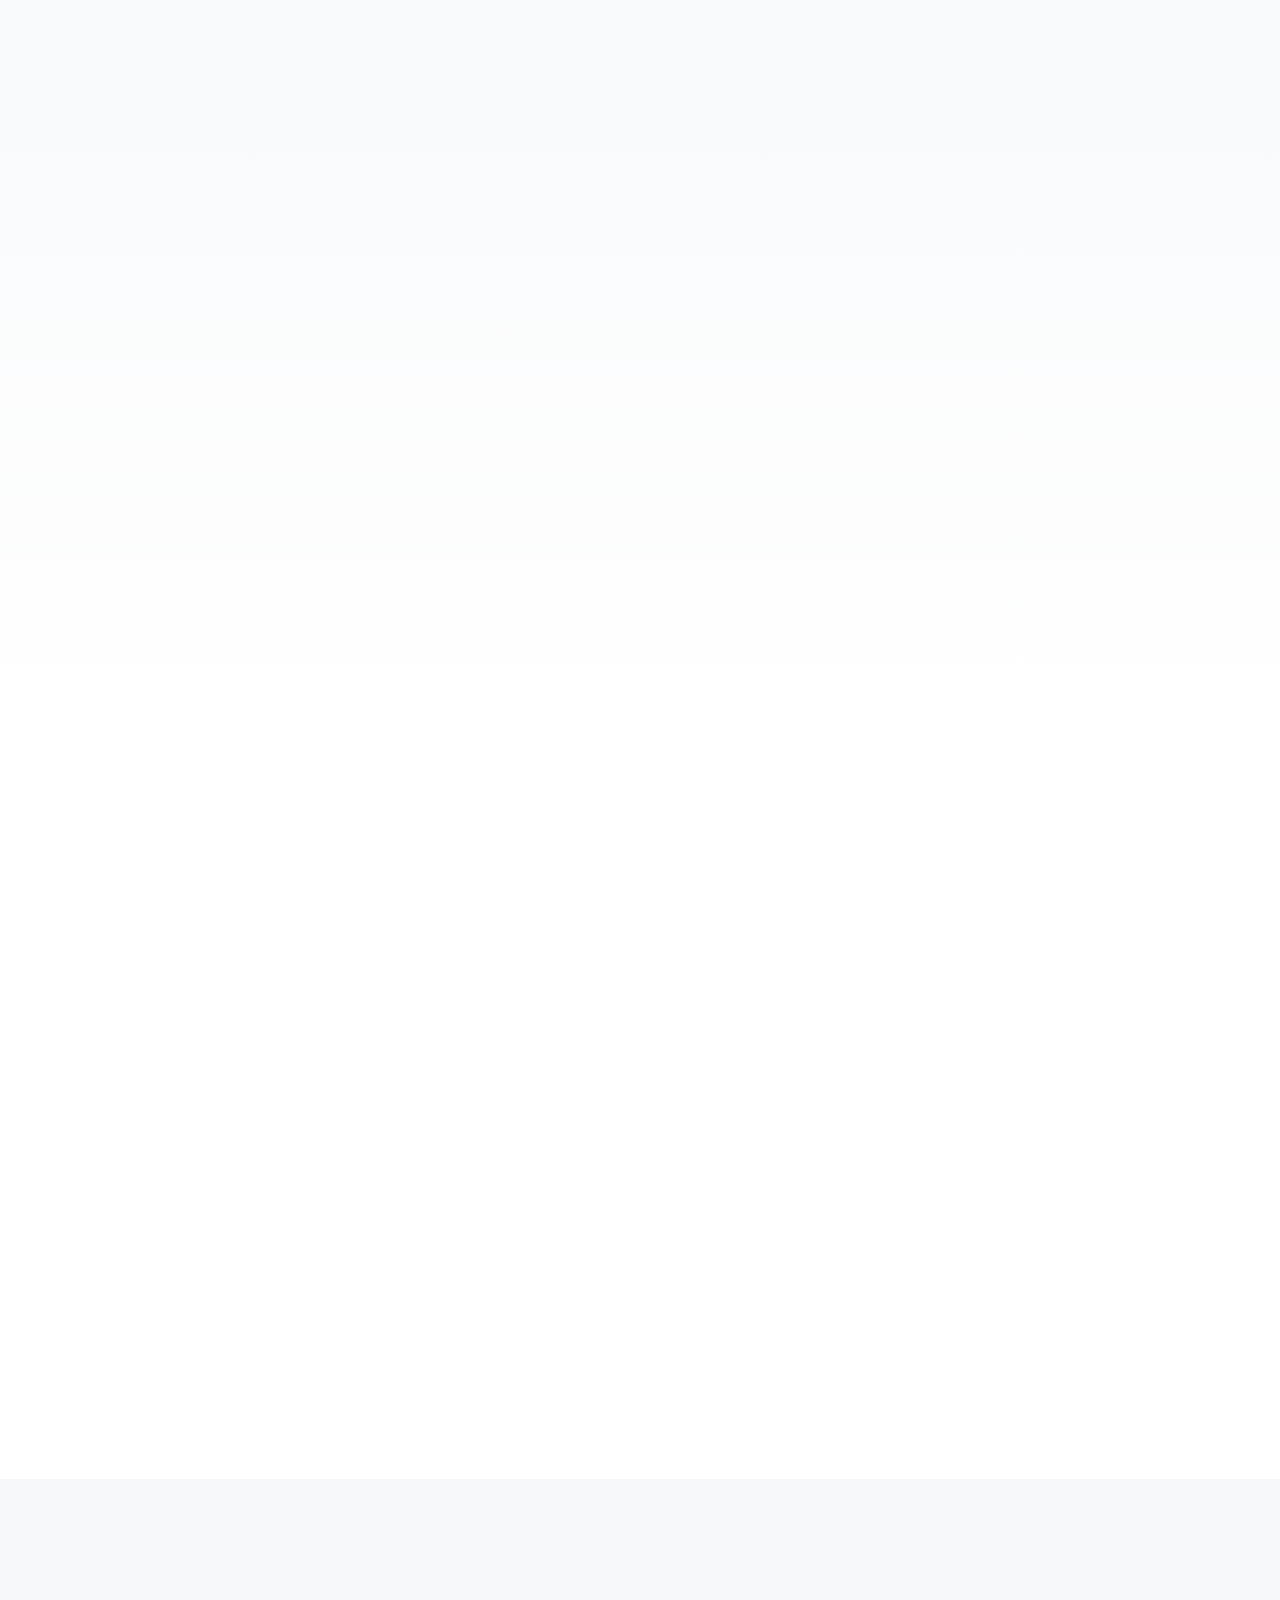
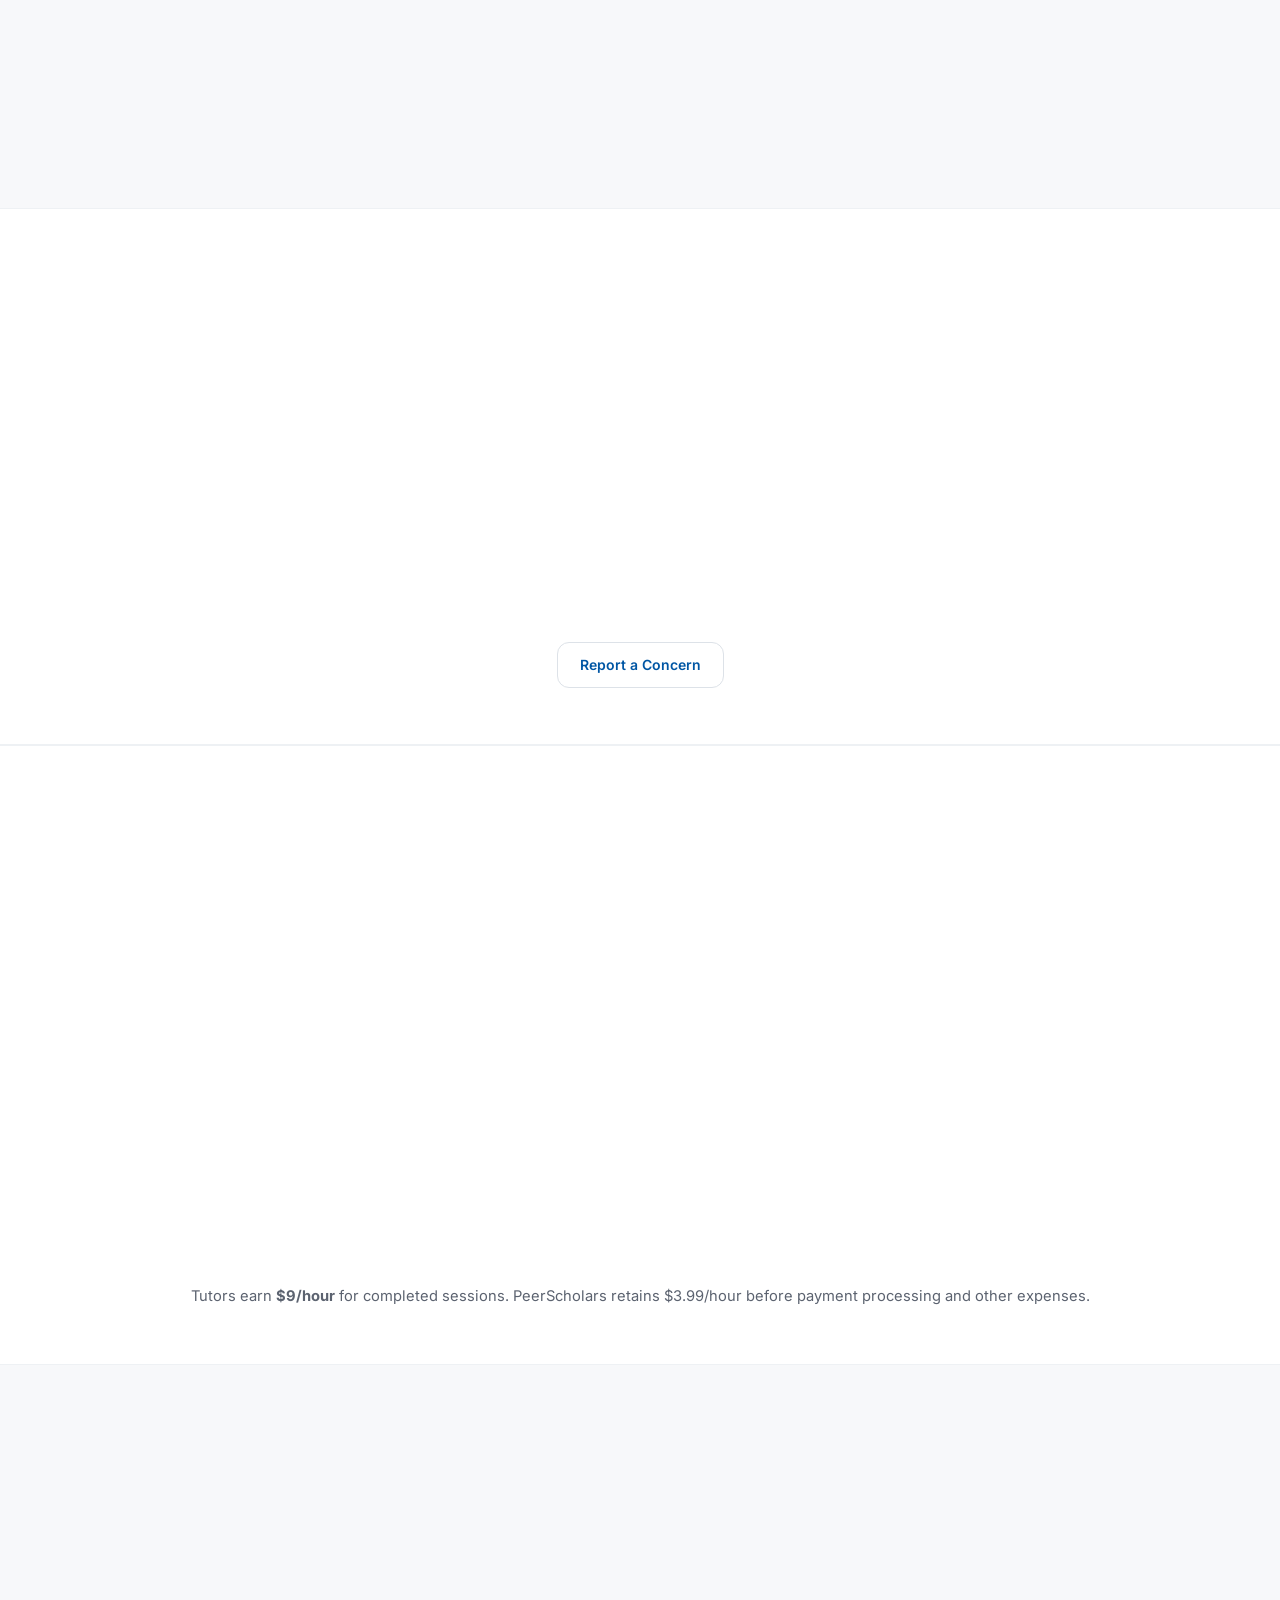
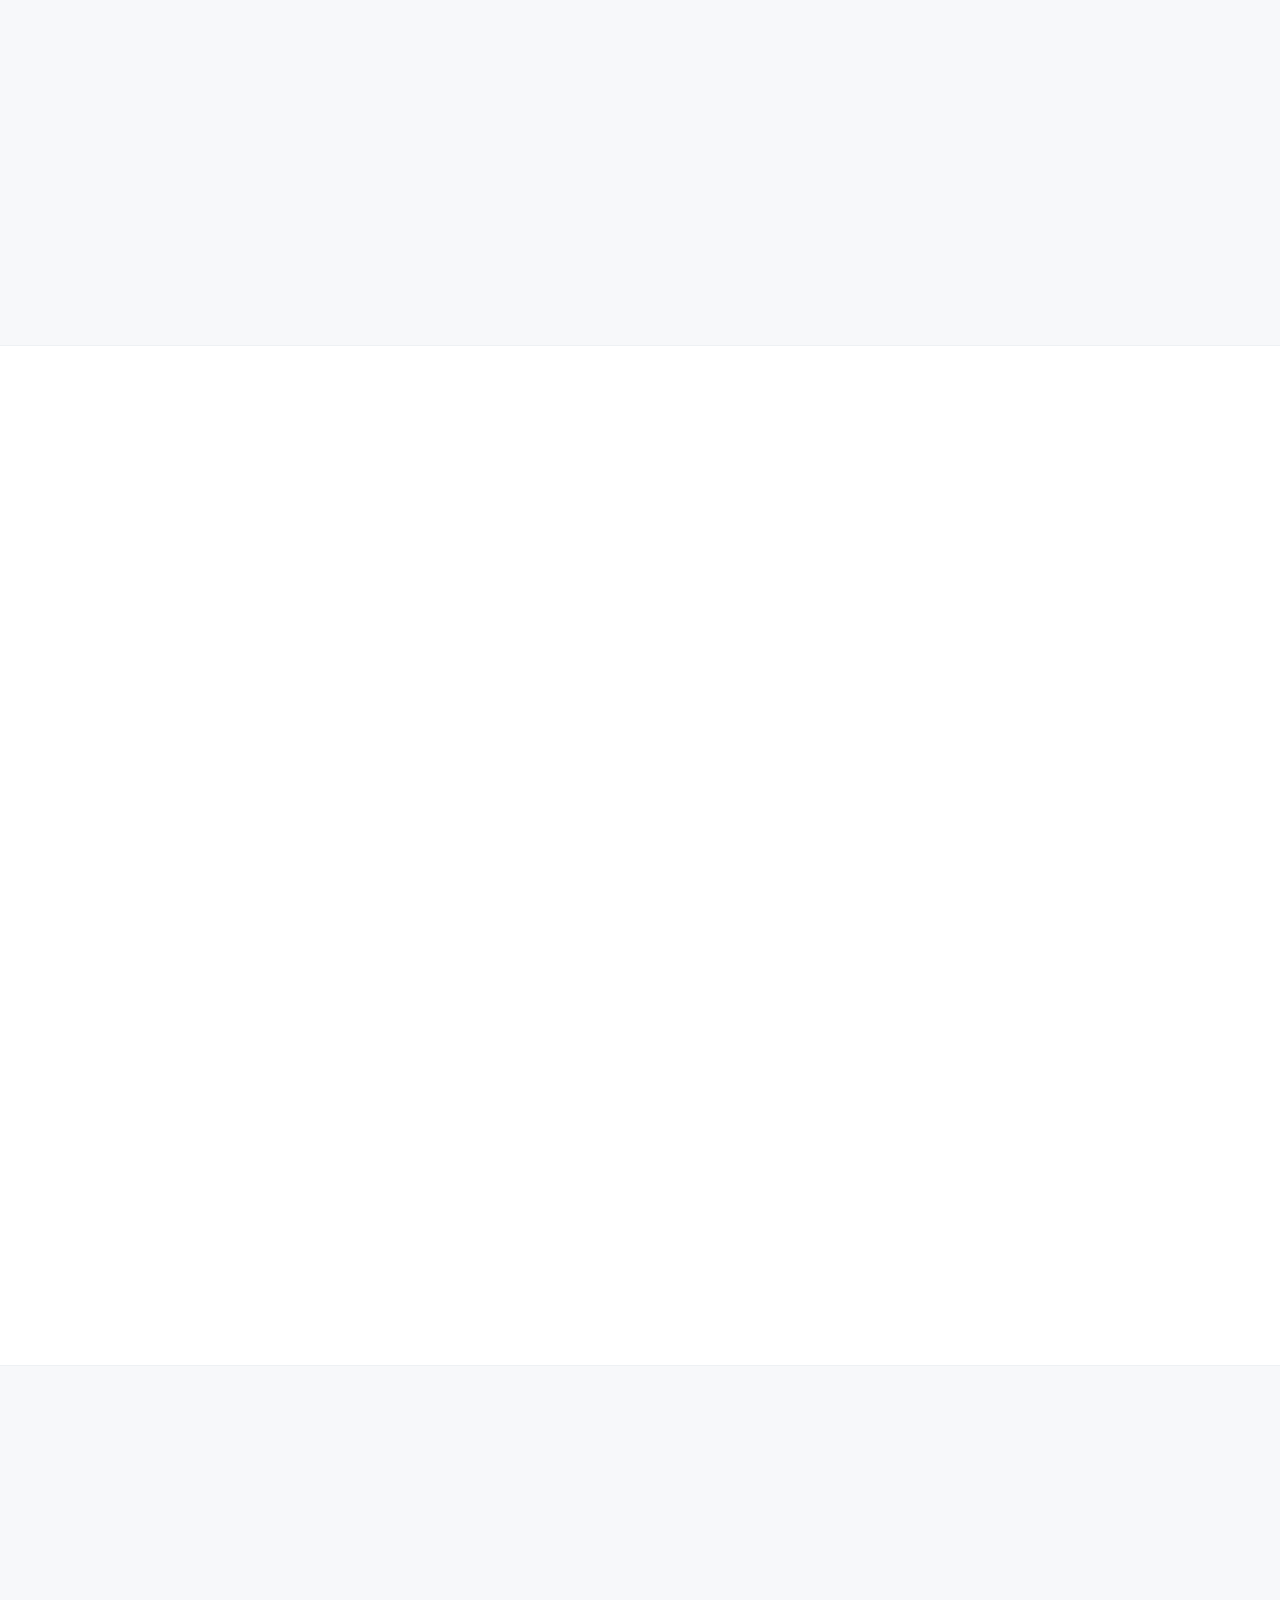
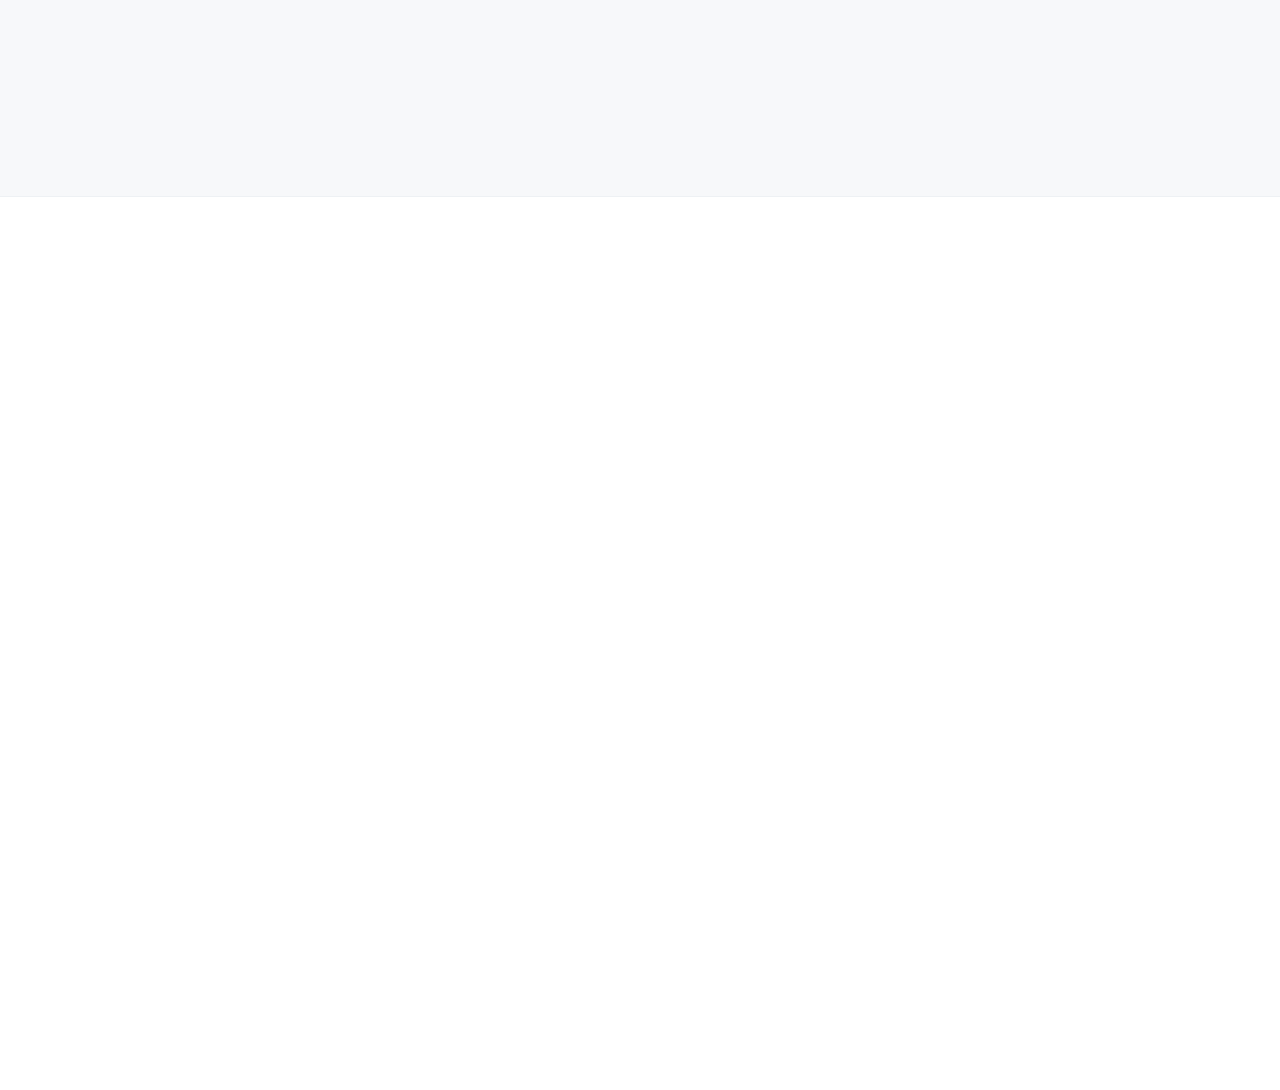
<file: demo.html>
<!DOCTYPE html>
<html lang="en">
<head>
  <meta charset="UTF-8">
  <meta http-equiv="refresh" content="0; url=index.html#how-it-works">
  <link rel="canonical" href="index.html#how-it-works">
  <title>Redirecting…</title>
</head>
<body><p><a href="index.html#how-it-works">Go to How It Works</a></p></body>
</html>
</file>
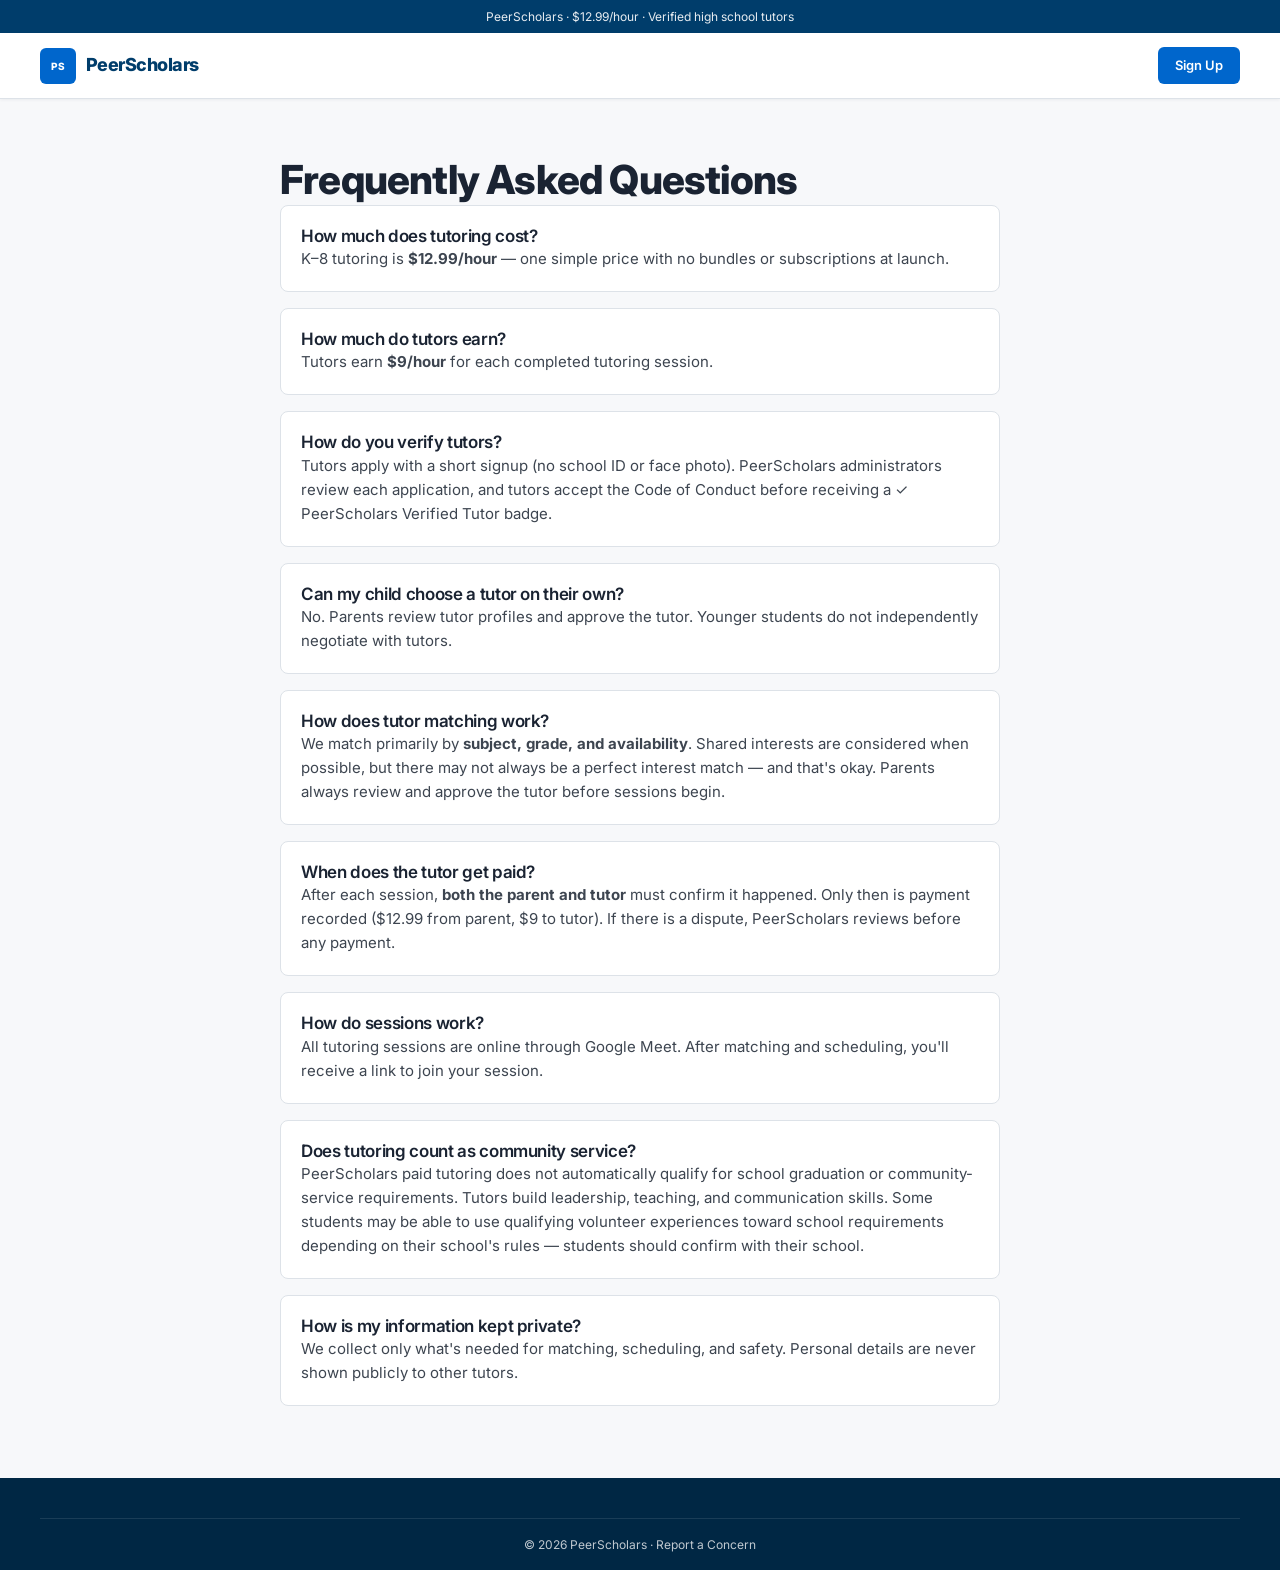
<file: faq.html>
<!DOCTYPE html>
<html lang="en">
<head>
  <meta charset="UTF-8">
  <meta name="viewport" content="width=device-width, initial-scale=1.0">
  <title>FAQ — PeerScholars</title>
  <link href="https://fonts.googleapis.com/css2?family=Inter:wght@400;500;600;700;800&display=swap" rel="stylesheet">
  <link rel="stylesheet" href="css/styles.css">
</head>
<body>
  <div class="top-bar">PeerScholars · $12.99/hour · Verified high school tutors</div>
  <header class="site-header"><nav class="nav container"><a href="index.html" class="logo"><span class="logo-icon">PS</span>PeerScholars</a><a href="signup.html" class="btn btn-small btn-primary">Sign Up</a></nav></header>
  <main class="section"><div class="container" style="max-width:720px;">
    <h1>Frequently Asked Questions</h1>

    <div class="card" style="margin-bottom:1rem;padding:1.25rem;">
      <h3>How much does tutoring cost?</h3>
      <p>K–8 tutoring is <strong>$12.99/hour</strong> — one simple price with no bundles or subscriptions at launch.</p>
    </div>
    <div class="card" style="margin-bottom:1rem;padding:1.25rem;">
      <h3>How much do tutors earn?</h3>
      <p>Tutors earn <strong>$9/hour</strong> for each completed tutoring session.</p>
    </div>
    <div class="card" style="margin-bottom:1rem;padding:1.25rem;">
      <h3>How do you verify tutors?</h3>
      <p>Tutors apply with a short signup (no school ID or face photo). PeerScholars administrators review each application, and tutors accept the Code of Conduct before receiving a ✓ PeerScholars Verified Tutor badge.</p>
    </div>
    <div class="card" style="margin-bottom:1rem;padding:1.25rem;">
      <h3>Can my child choose a tutor on their own?</h3>
      <p>No. Parents review tutor profiles and approve the tutor. Younger students do not independently negotiate with tutors.</p>
    </div>
    <div class="card" style="margin-bottom:1rem;padding:1.25rem;">
      <h3>How does tutor matching work?</h3>
      <p>We match primarily by <strong>subject, grade, and availability</strong>. Shared interests are considered when possible, but there may not always be a perfect interest match — and that's okay. Parents always review and approve the tutor before sessions begin.</p>
    </div>
    <div class="card" style="margin-bottom:1rem;padding:1.25rem;">
      <h3>When does the tutor get paid?</h3>
      <p>After each session, <strong>both the parent and tutor</strong> must confirm it happened. Only then is payment recorded ($12.99 from parent, $9 to tutor). If there is a dispute, PeerScholars reviews before any payment.</p>
    </div>
    <div class="card" style="margin-bottom:1rem;padding:1.25rem;">
      <h3>How do sessions work?</h3>
      <p>All tutoring sessions are online through Google Meet. After matching and scheduling, you'll receive a link to join your session.</p>
    </div>
    <div class="card" style="margin-bottom:1rem;padding:1.25rem;">
      <h3>Does tutoring count as community service?</h3>
      <p>PeerScholars paid tutoring does not automatically qualify for school graduation or community-service requirements. Tutors build leadership, teaching, and communication skills. Some students may be able to use qualifying volunteer experiences toward school requirements depending on their school's rules — students should confirm with their school.</p>
    </div>
    <div class="card" style="margin-bottom:1rem;padding:1.25rem;">
      <h3>How is my information kept private?</h3>
      <p>We collect only what's needed for matching, scheduling, and safety. Personal details are never shown publicly to other tutors.</p>
    </div>
  </div></main>
  <footer class="site-footer"><div class="container footer-bottom"><p>&copy; 2026 PeerScholars · <a href="report-concern.html">Report a Concern</a></p></div></footer>
</body>
</html>
</file>
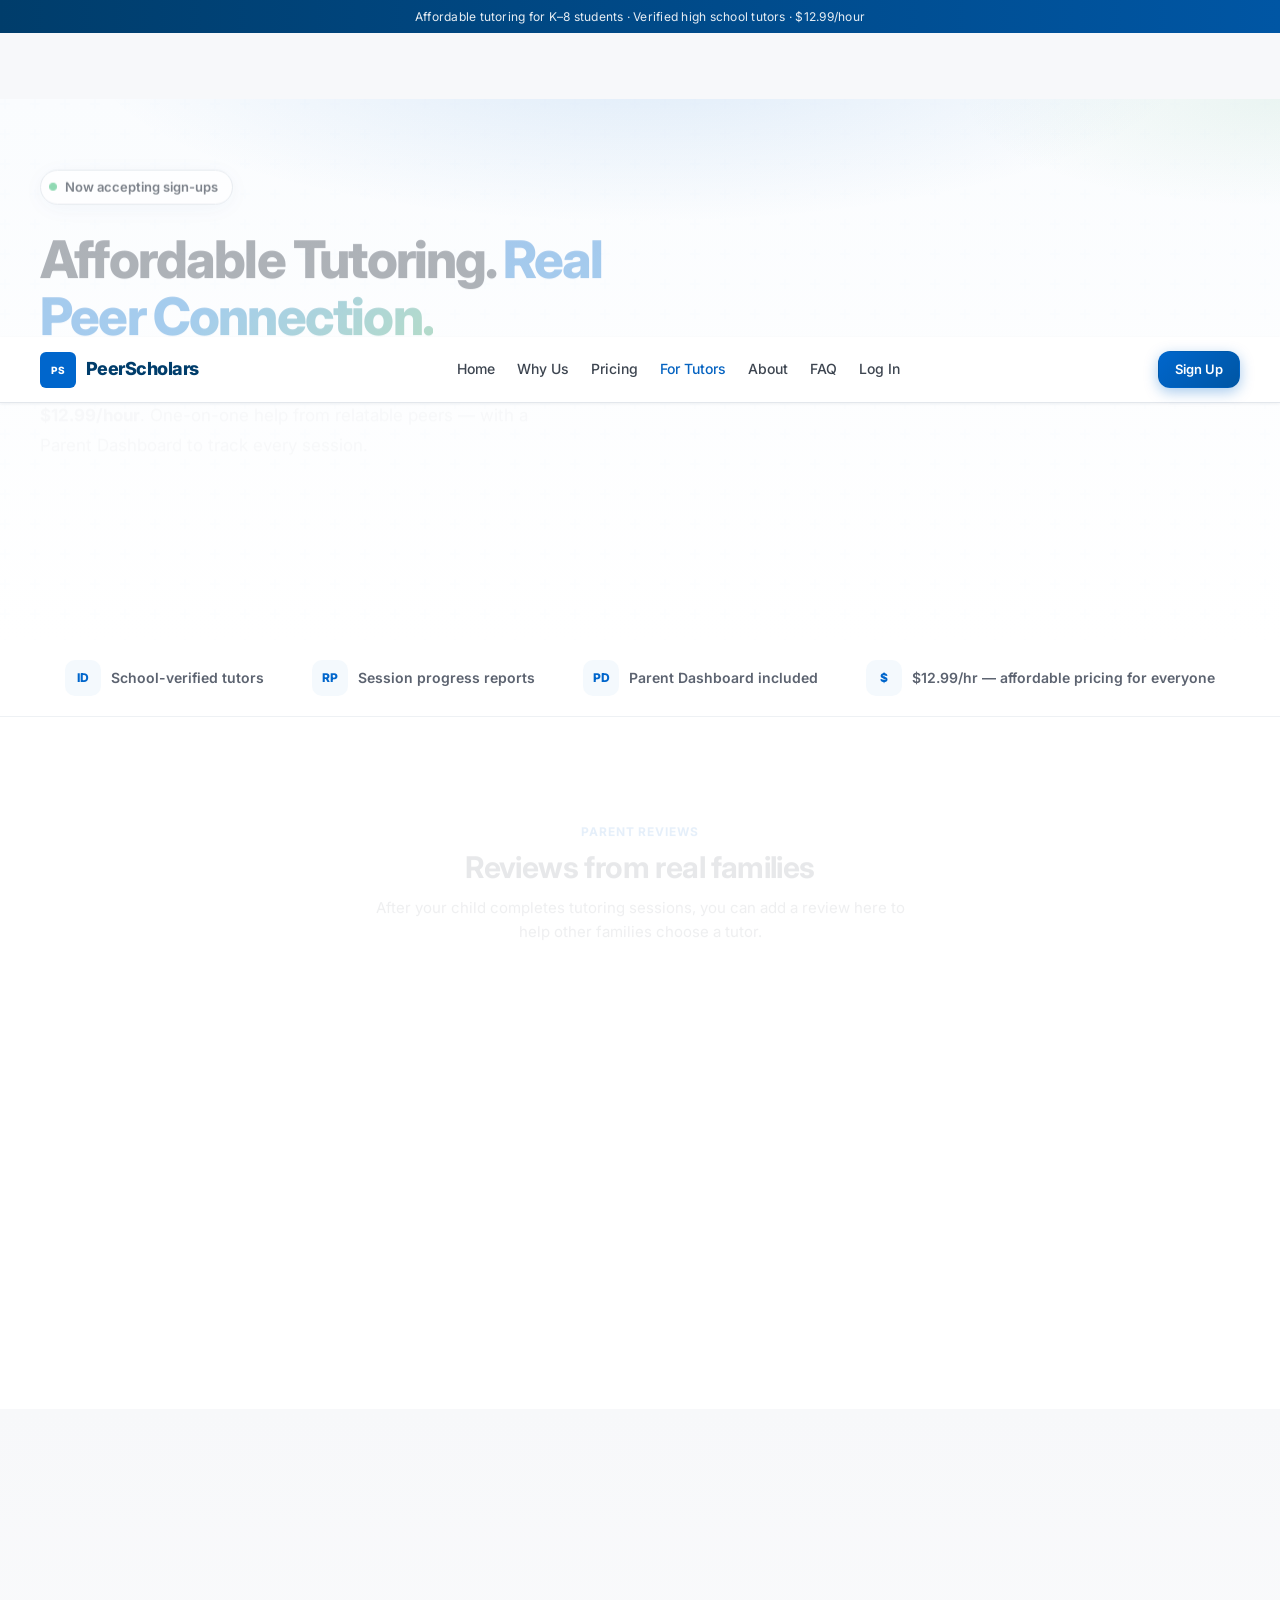
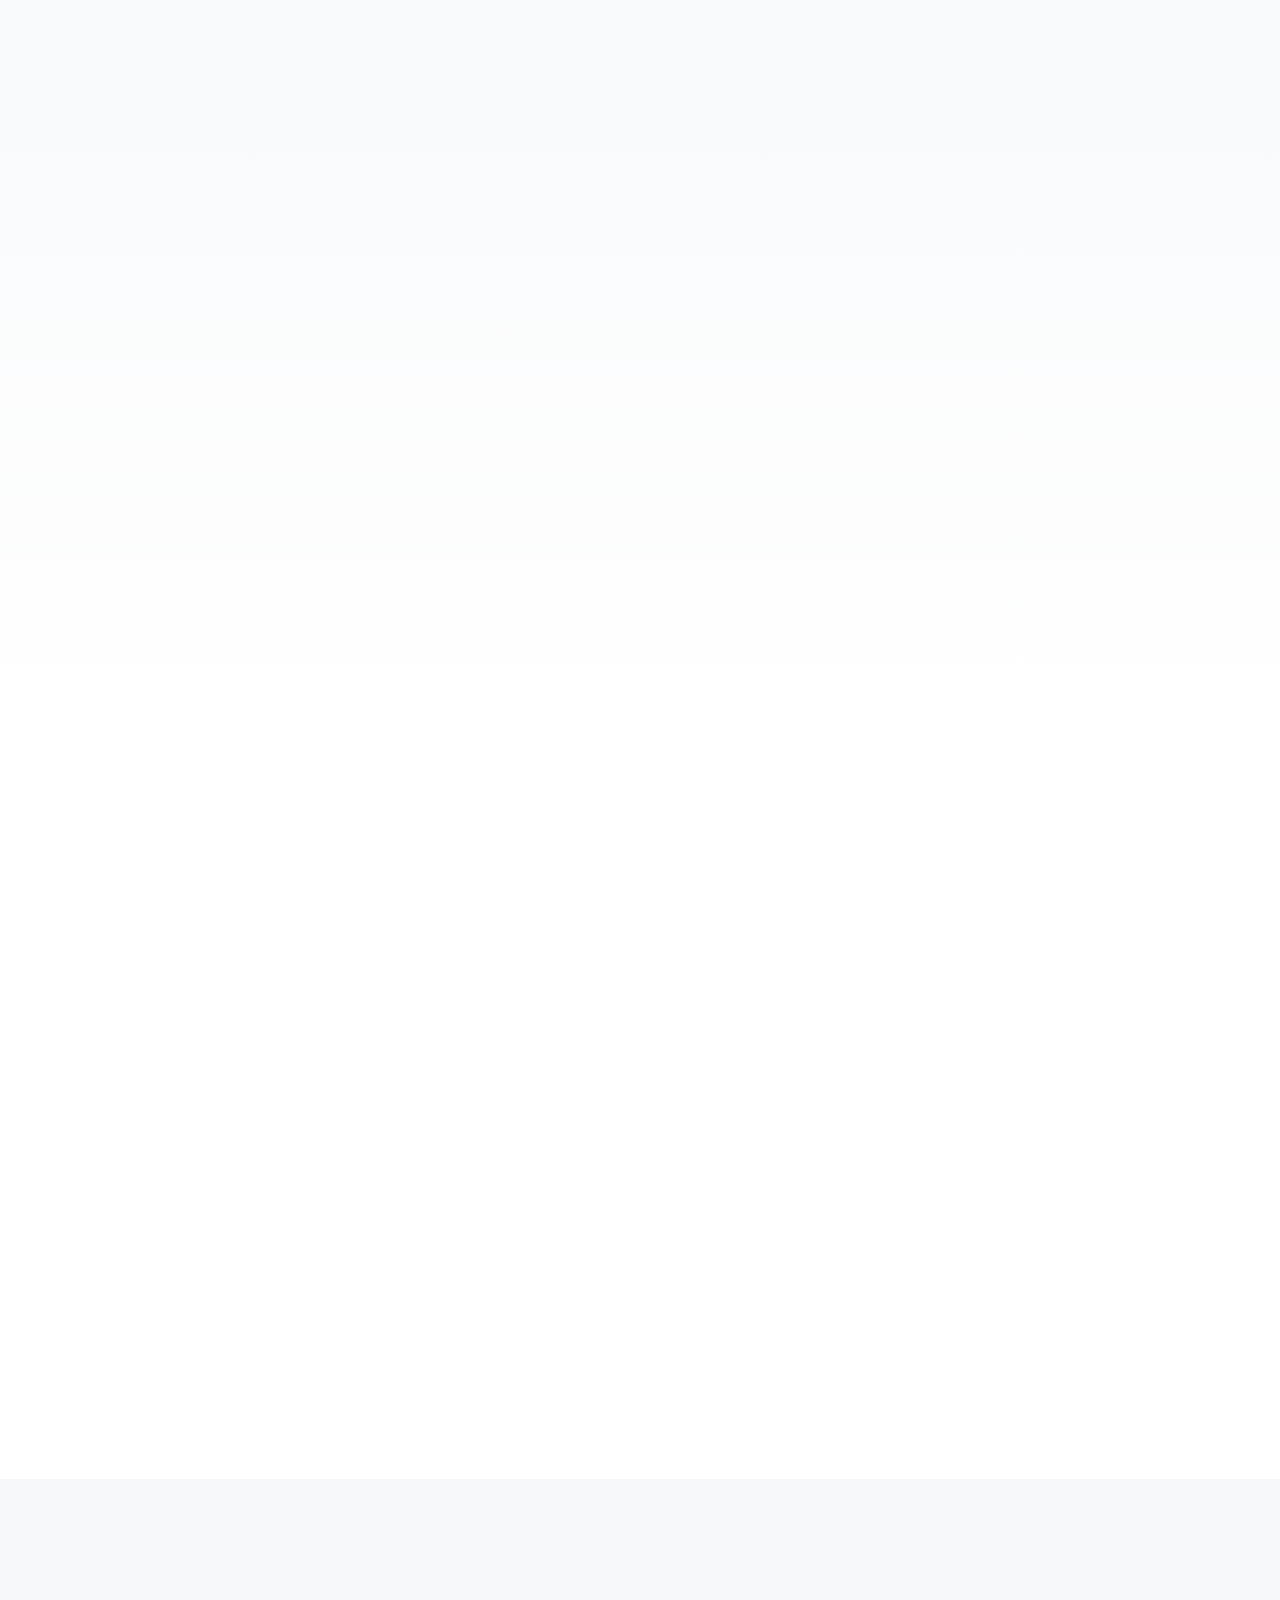
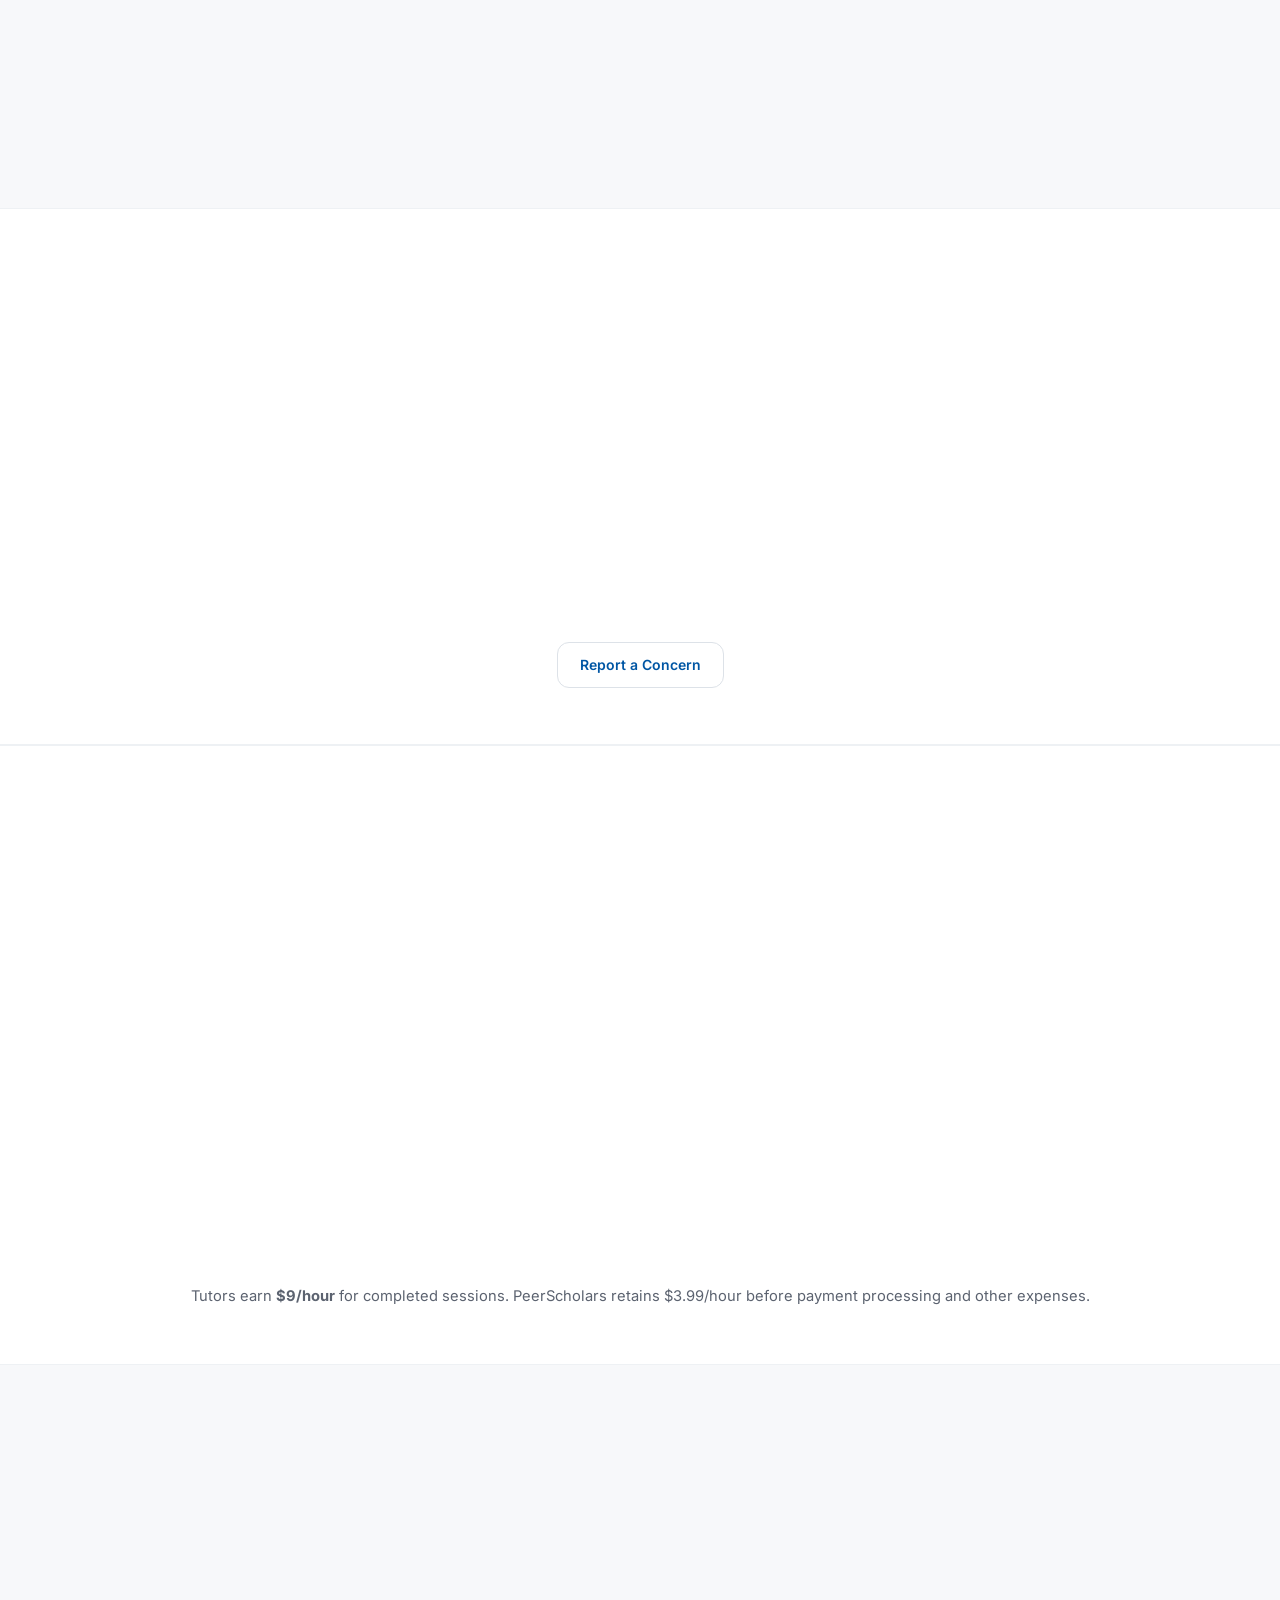
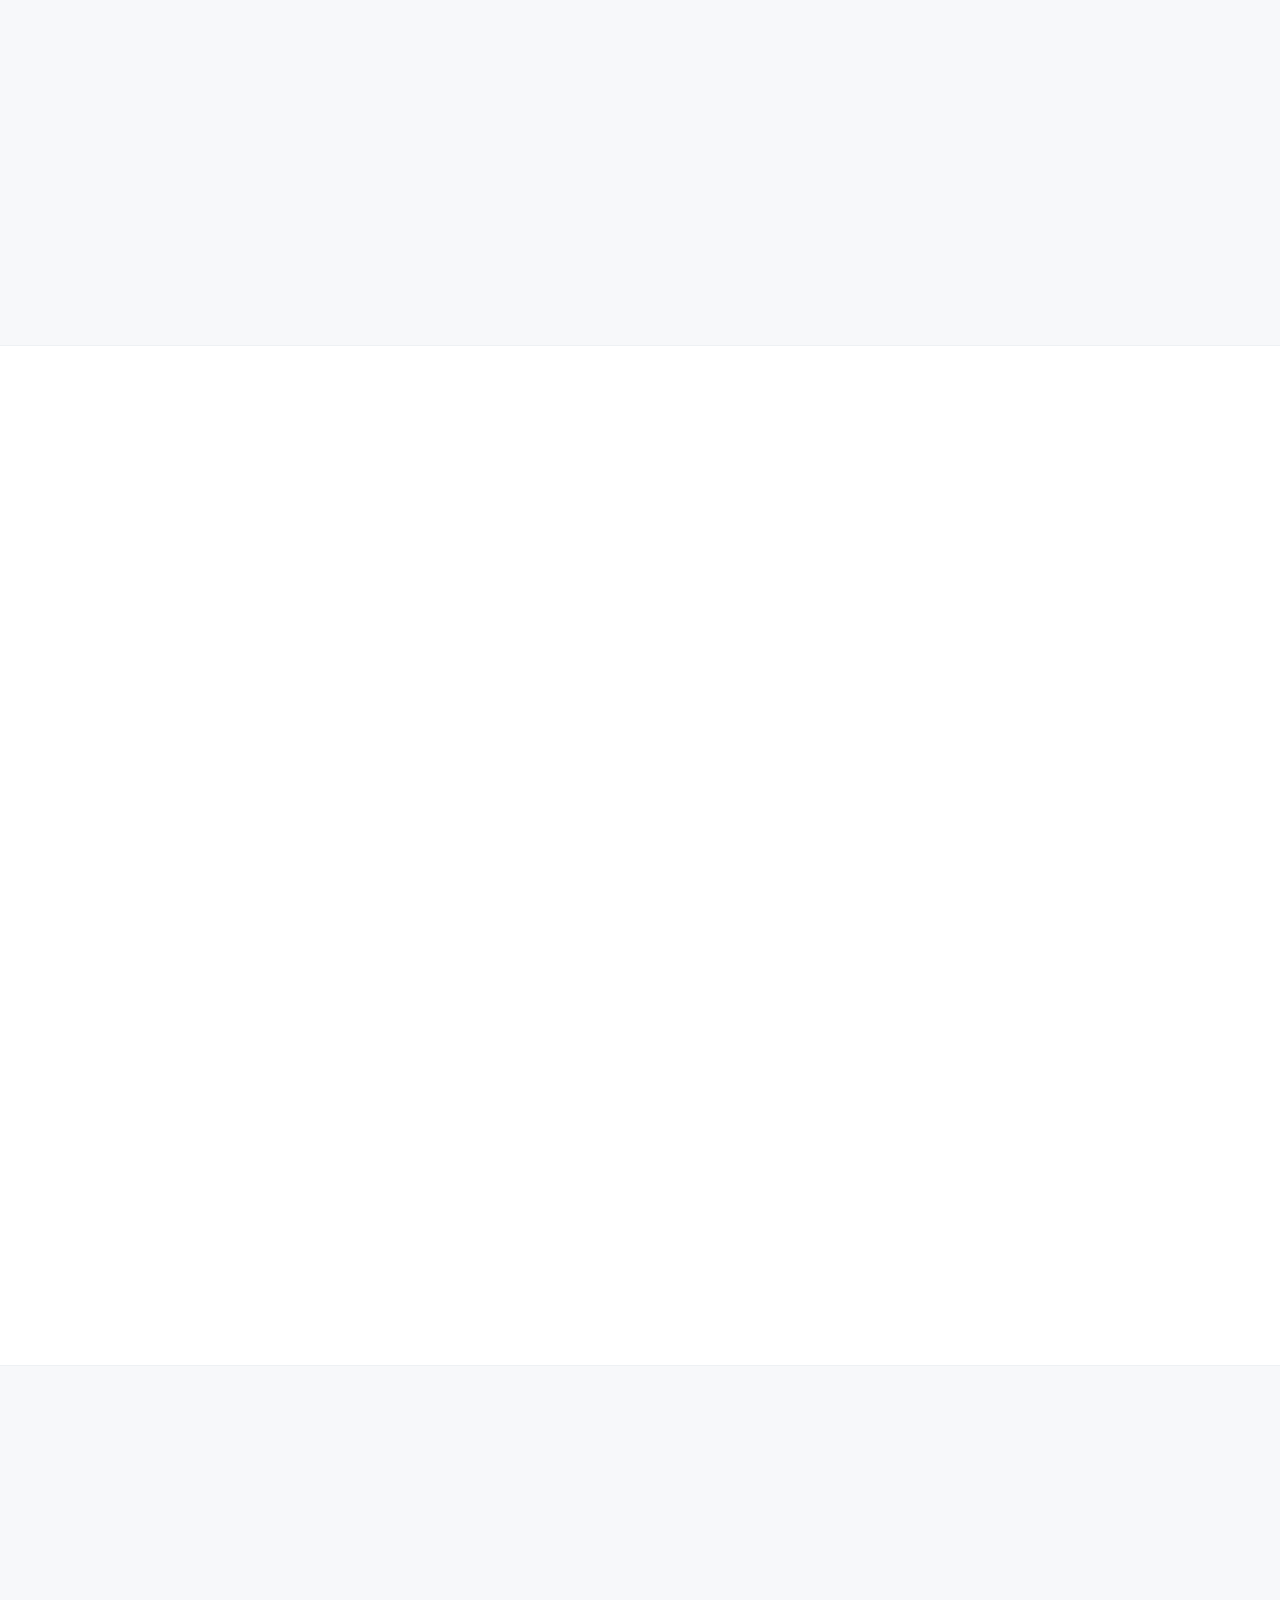
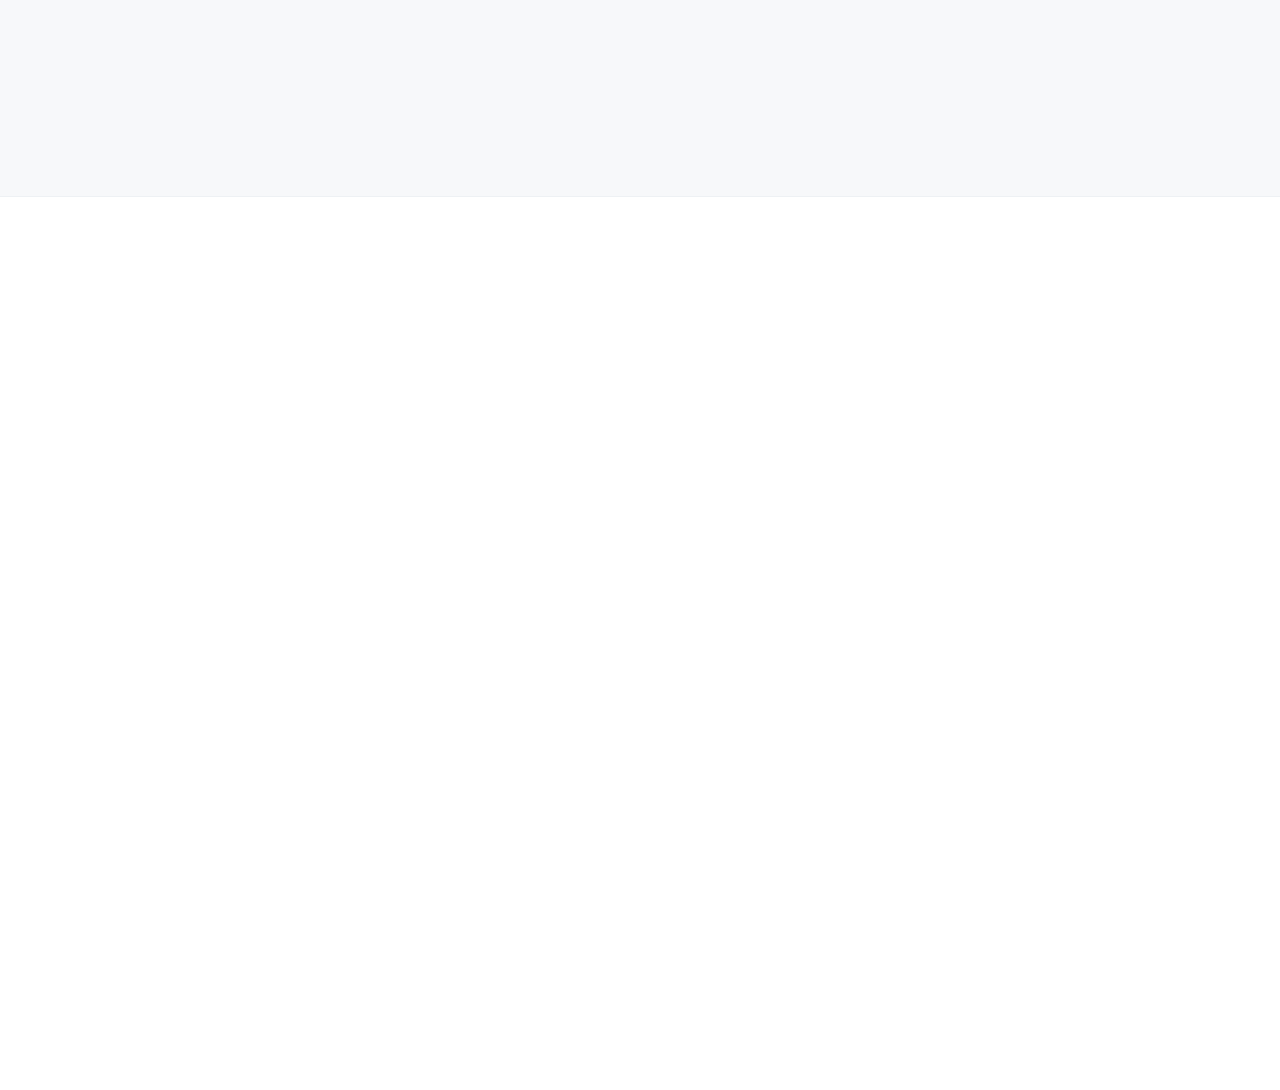
<file: for-tutors.html>
<!DOCTYPE html>
<html lang="en">
<head>
  <meta charset="UTF-8">
  <meta http-equiv="refresh" content="0; url=index.html#for-tutors">
  <link rel="canonical" href="index.html#for-tutors">
  <title>Redirecting…</title>
</head>
<body><p><a href="index.html#for-tutors">Go to For Tutors</a></p></body>
</html>
</file>
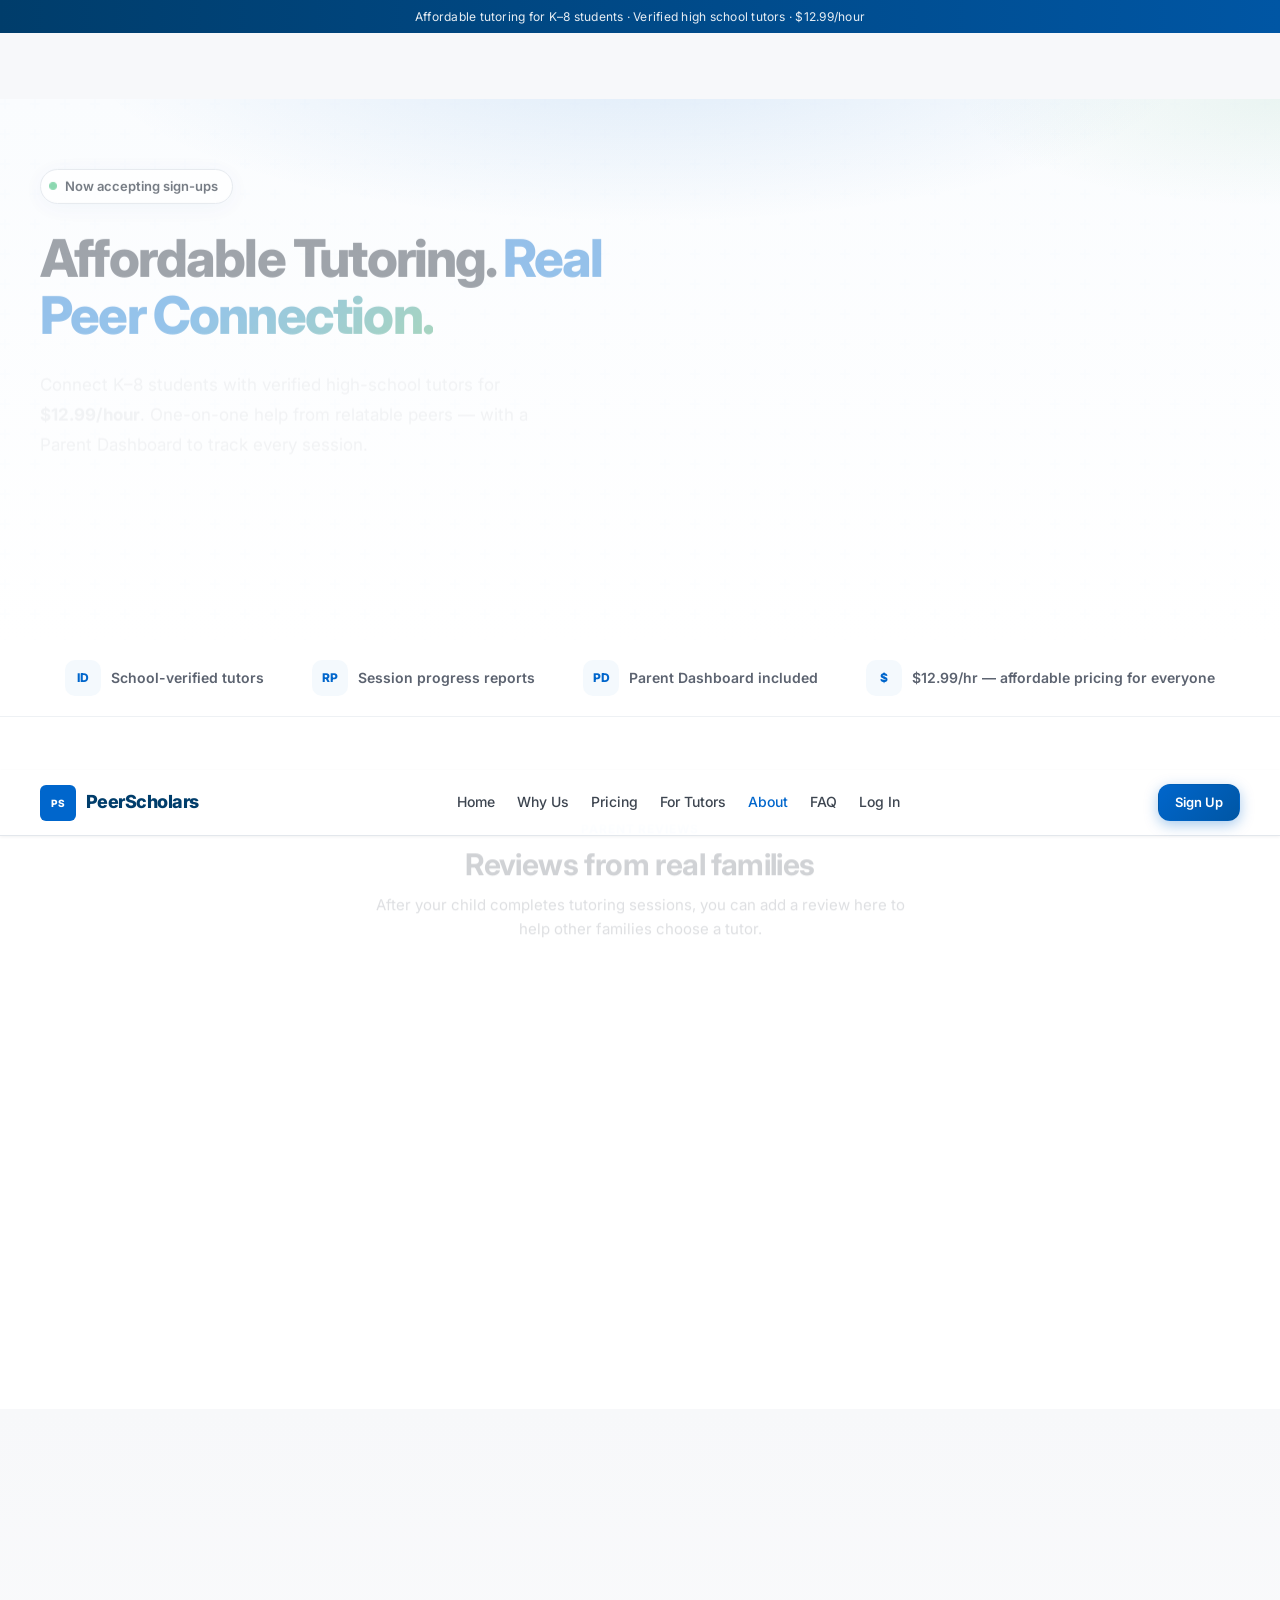
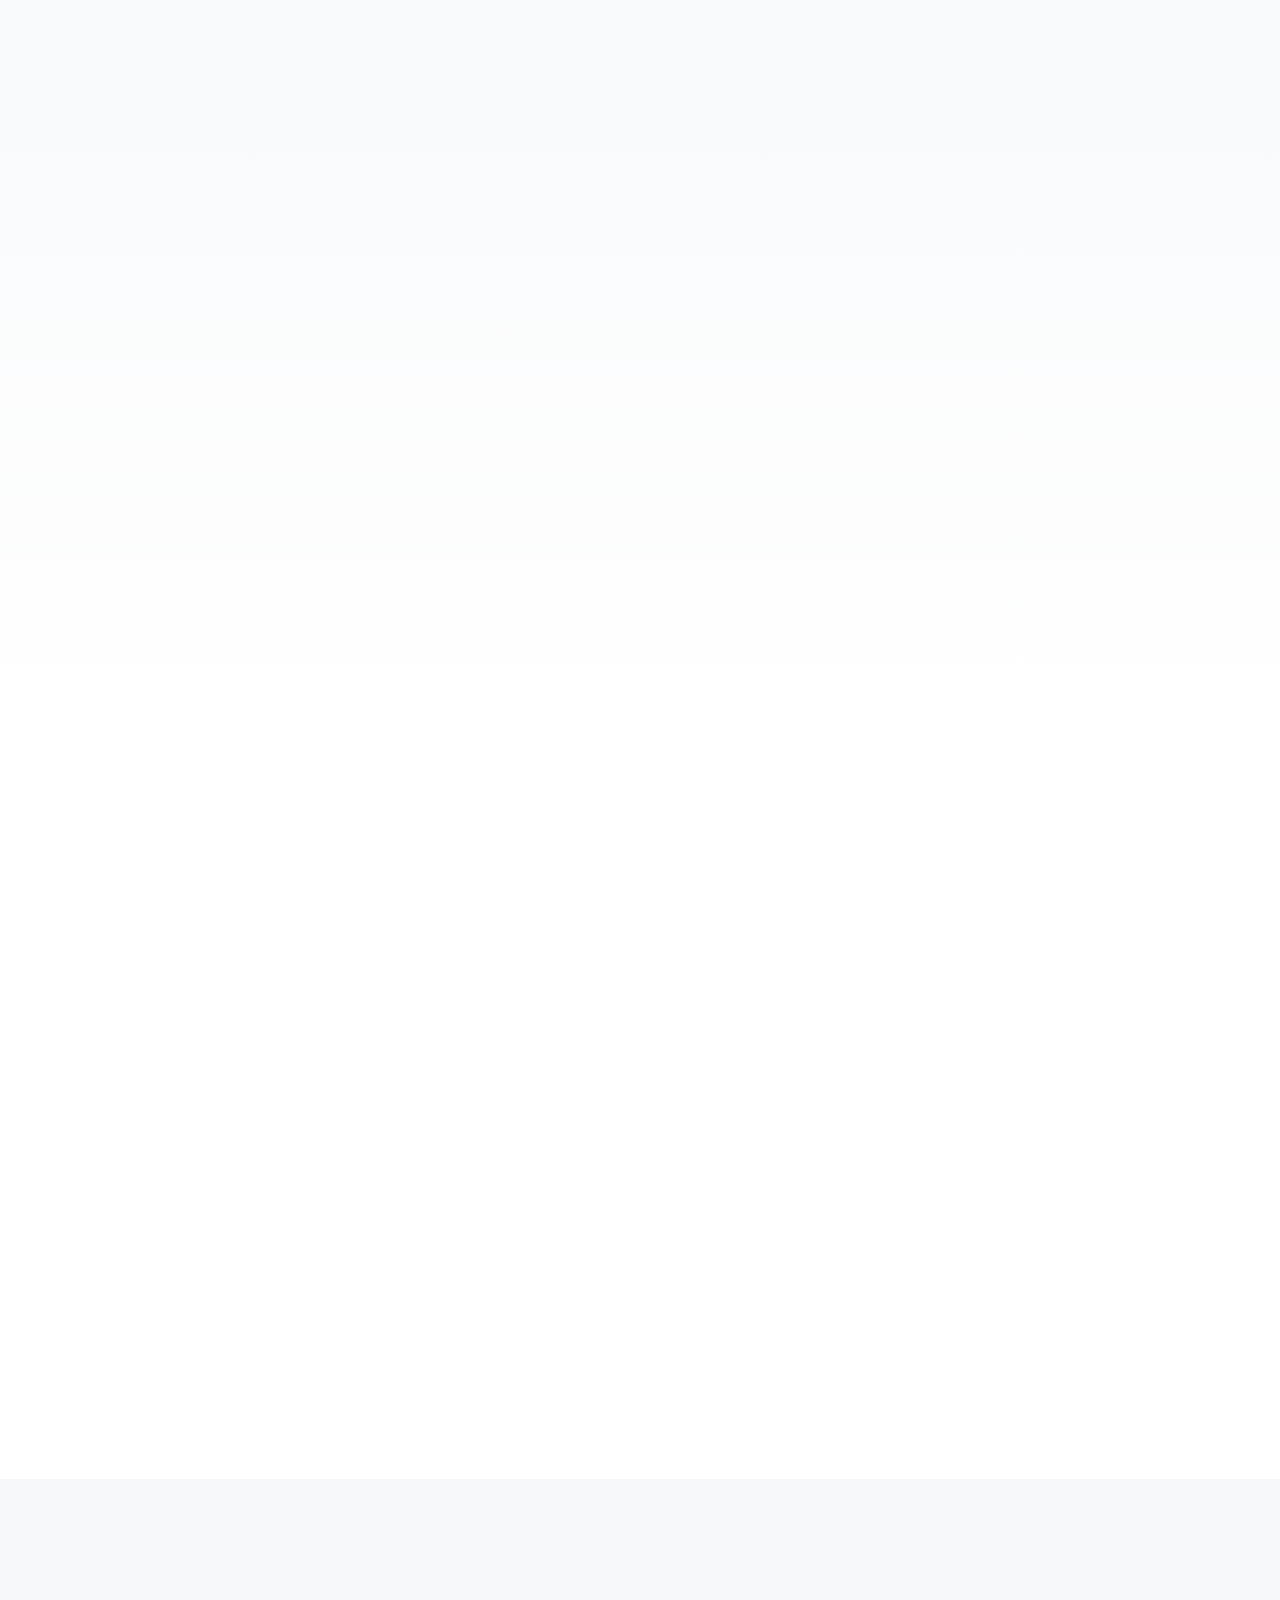
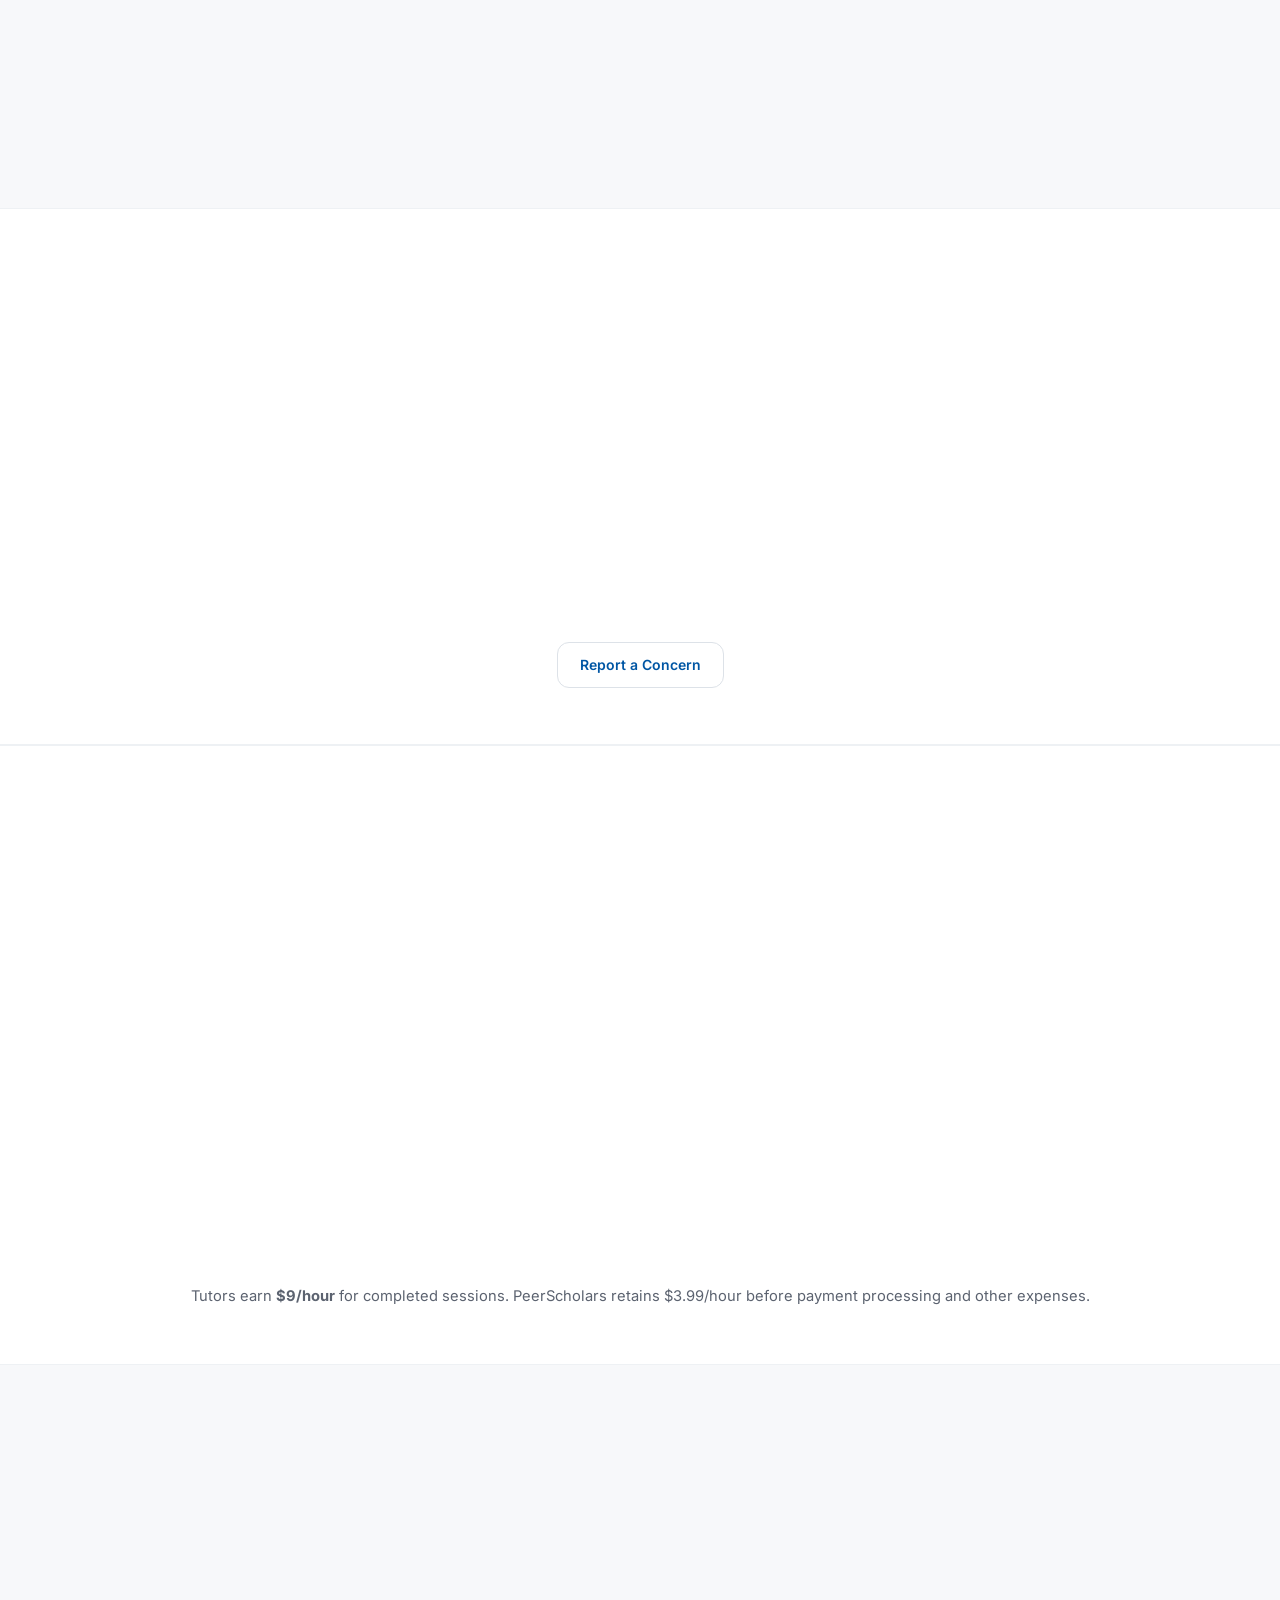
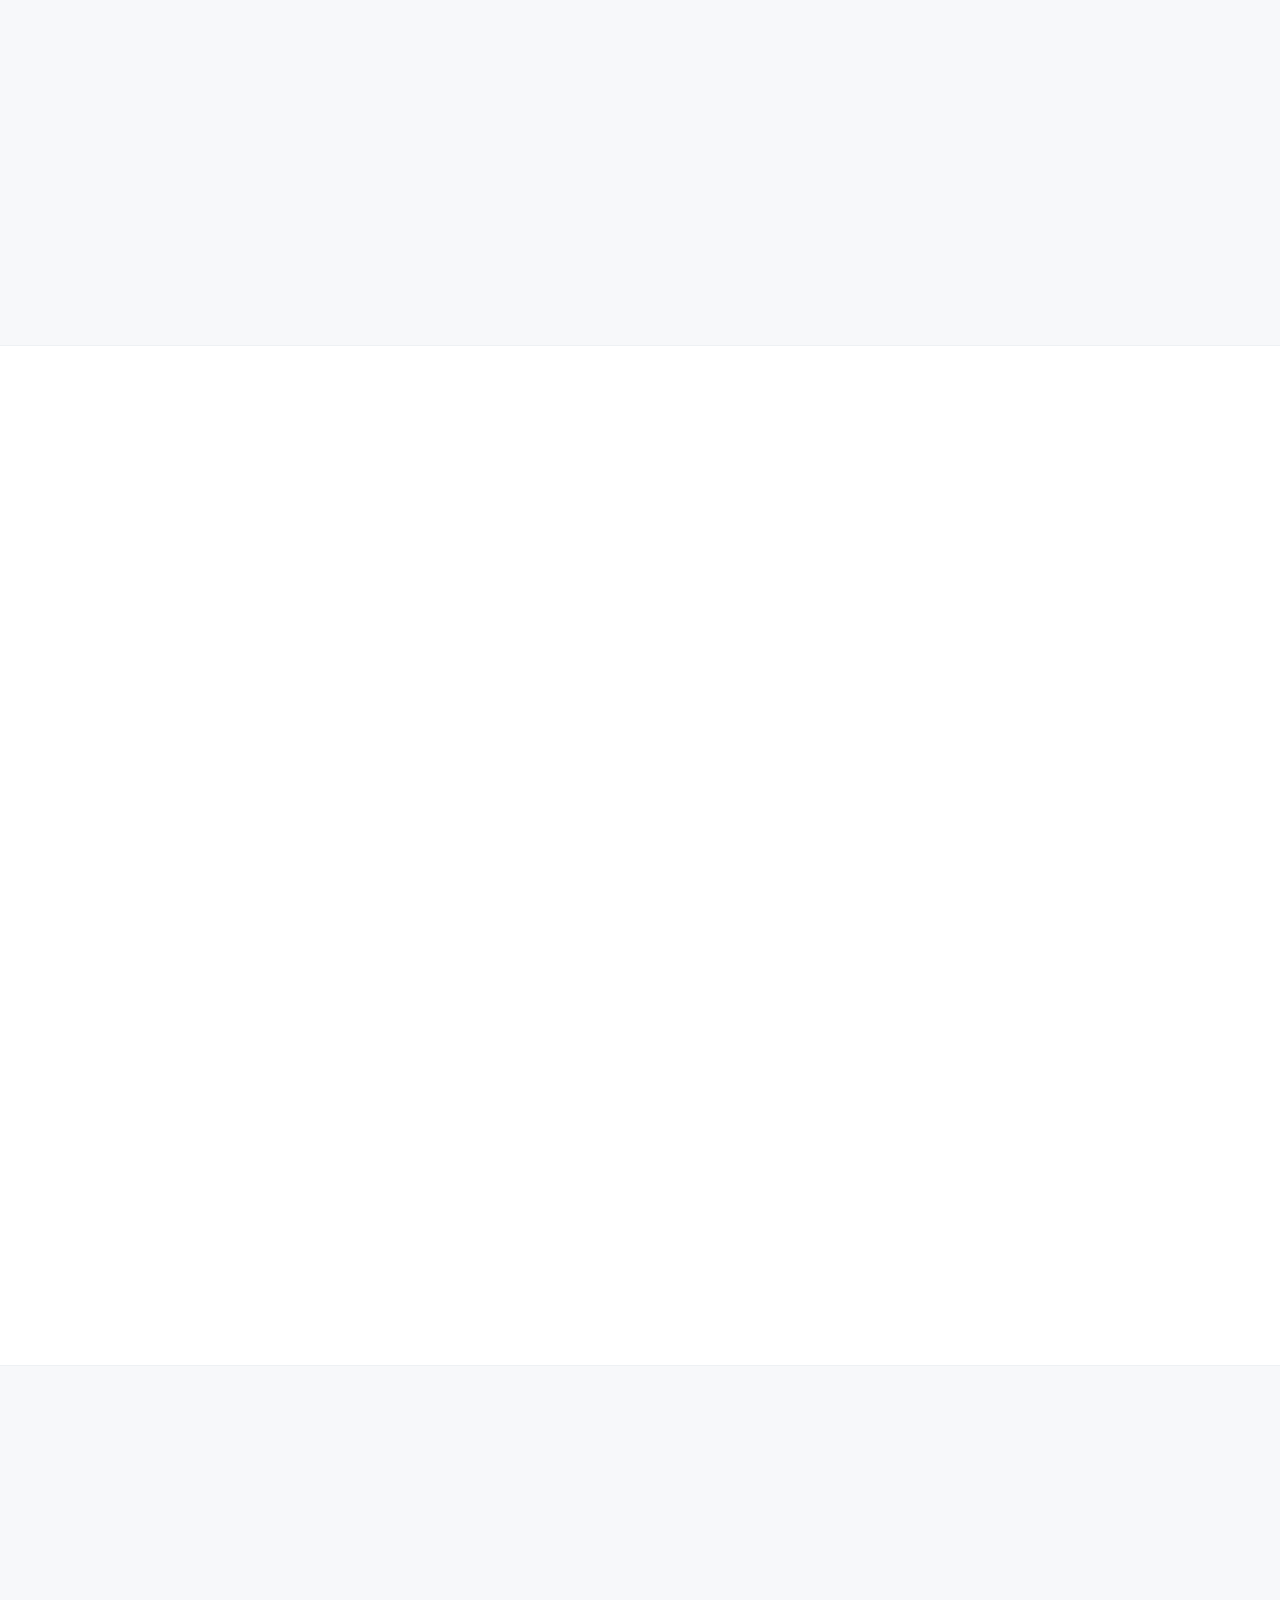
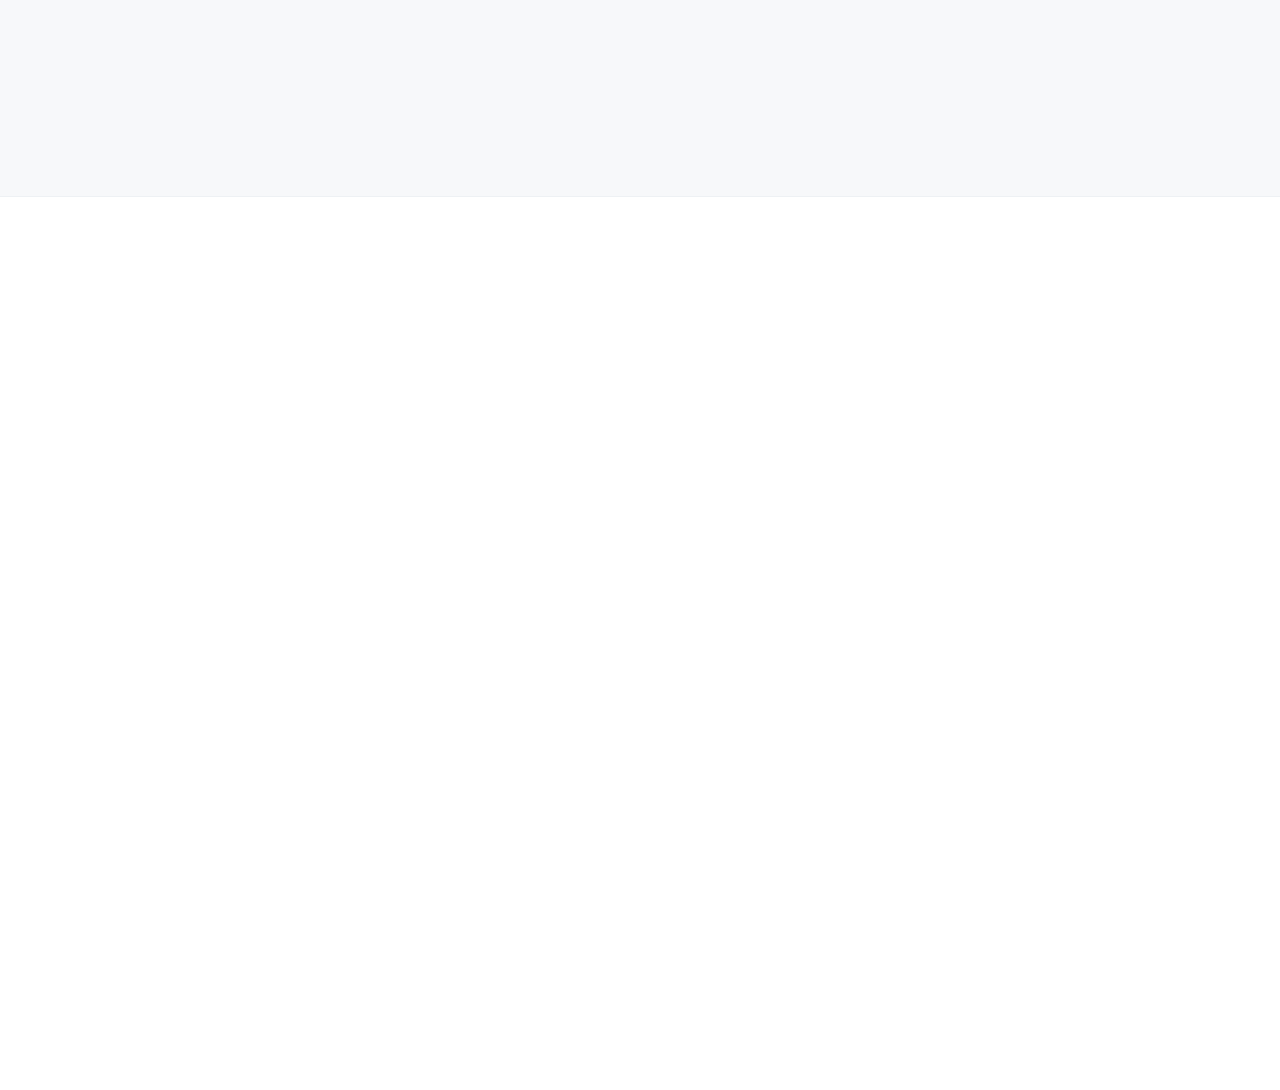
<file: founder.html>
<!DOCTYPE html>
<html lang="en">
<head>
  <meta charset="UTF-8">
  <meta http-equiv="refresh" content="0; url=index.html#about">
  <link rel="canonical" href="index.html#about">
  <title>Redirecting…</title>
</head>
<body><p><a href="index.html#about">Go to About</a></p></body>
</html>
</file>
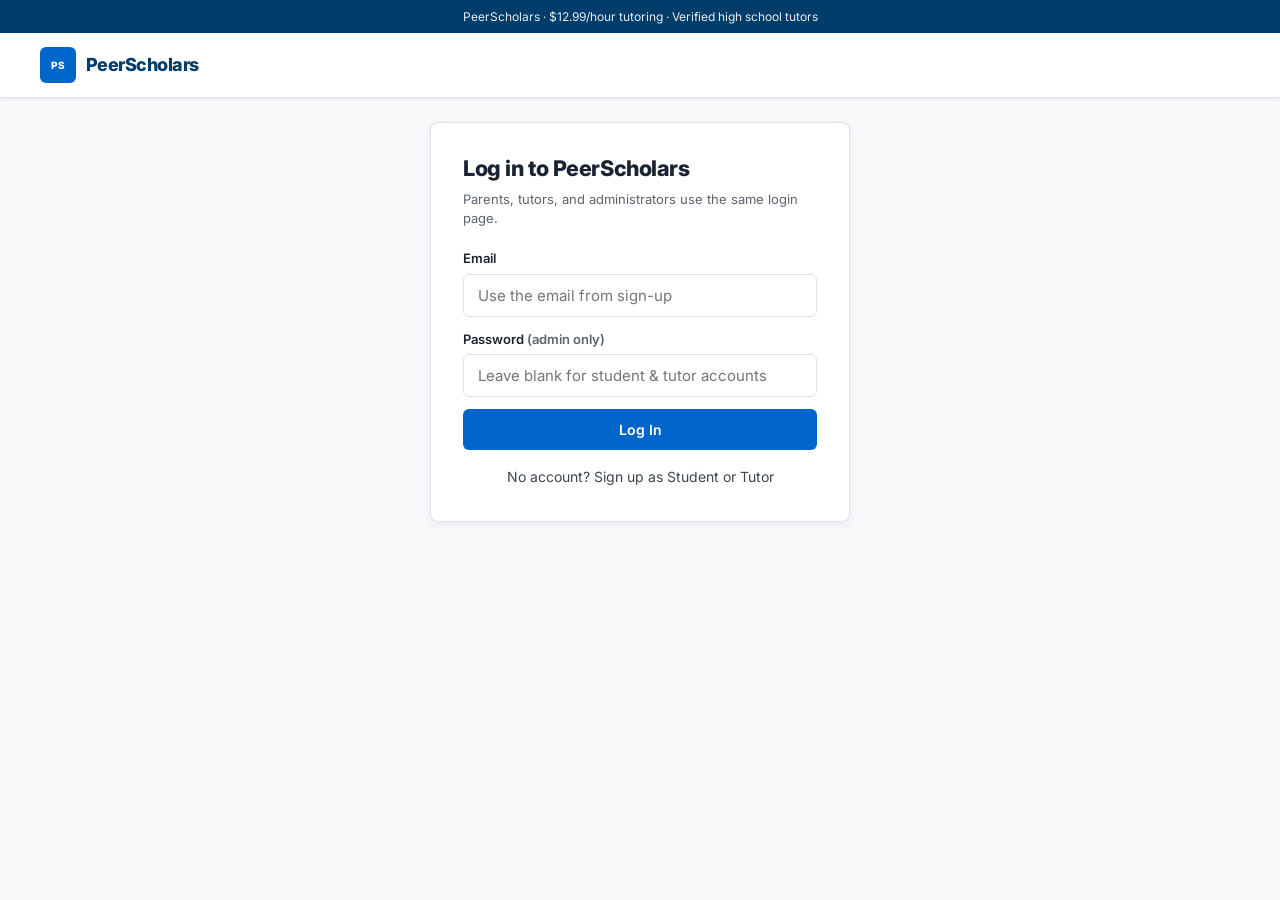
<file: login.html>
<!DOCTYPE html>
<html lang="en">
<head>
  <meta charset="UTF-8">
  <meta name="viewport" content="width=device-width, initial-scale=1.0">
  <title>Log In — PeerScholars</title>
  <link href="https://fonts.googleapis.com/css2?family=Inter:wght@400;500;600;700;800&display=swap" rel="stylesheet">
  <link rel="stylesheet" href="css/styles.css">
  <link rel="stylesheet" href="css/dashboard.css">
</head>
<body class="app-shell">
  <div class="top-bar">PeerScholars · $12.99/hour tutoring · Verified high school tutors</div>
  <header class="site-header"><nav class="nav container"><a href="index.html" class="logo"><span class="logo-icon">PS</span>PeerScholars</a></nav></header>
  <main class="app-main">
    <div class="container">
      <div class="form-card login-card">
        <h1 style="margin:0 0 0.5rem;font-size:1.35rem;">Log in to PeerScholars</h1>
        <p class="field-hint" style="margin-bottom:1.25rem;">Parents, tutors, and administrators use the same login page.</p>
        <form id="login-form" class="inline-form">
          <div class="form-row"><label for="email">Email</label><input type="email" id="email" name="email" required autocomplete="email" placeholder="Use the email from sign-up"></div>
          <div class="form-row"><label for="password">Password <span class="field-hint">(admin only)</span></label><input type="password" id="password" name="password" autocomplete="current-password" placeholder="Leave blank for student &amp; tutor accounts"></div>
          <p class="form-error" id="login-error" hidden></p>
          <button type="submit" class="btn btn-primary btn-full">Log In</button>
        </form>
        <p style="text-align:center;margin-top:1rem;font-size:0.875rem;">No account? <a href="signup.html">Sign up as Student or Tutor</a></p>
      </div>
    </div>
  </main>
  <script src="js/config.js"></script>
  <script src="js/store.js"></script>
  <script src="js/auth.js"></script>
  <script src="js/login.js"></script>
</body>
</html>
</file>
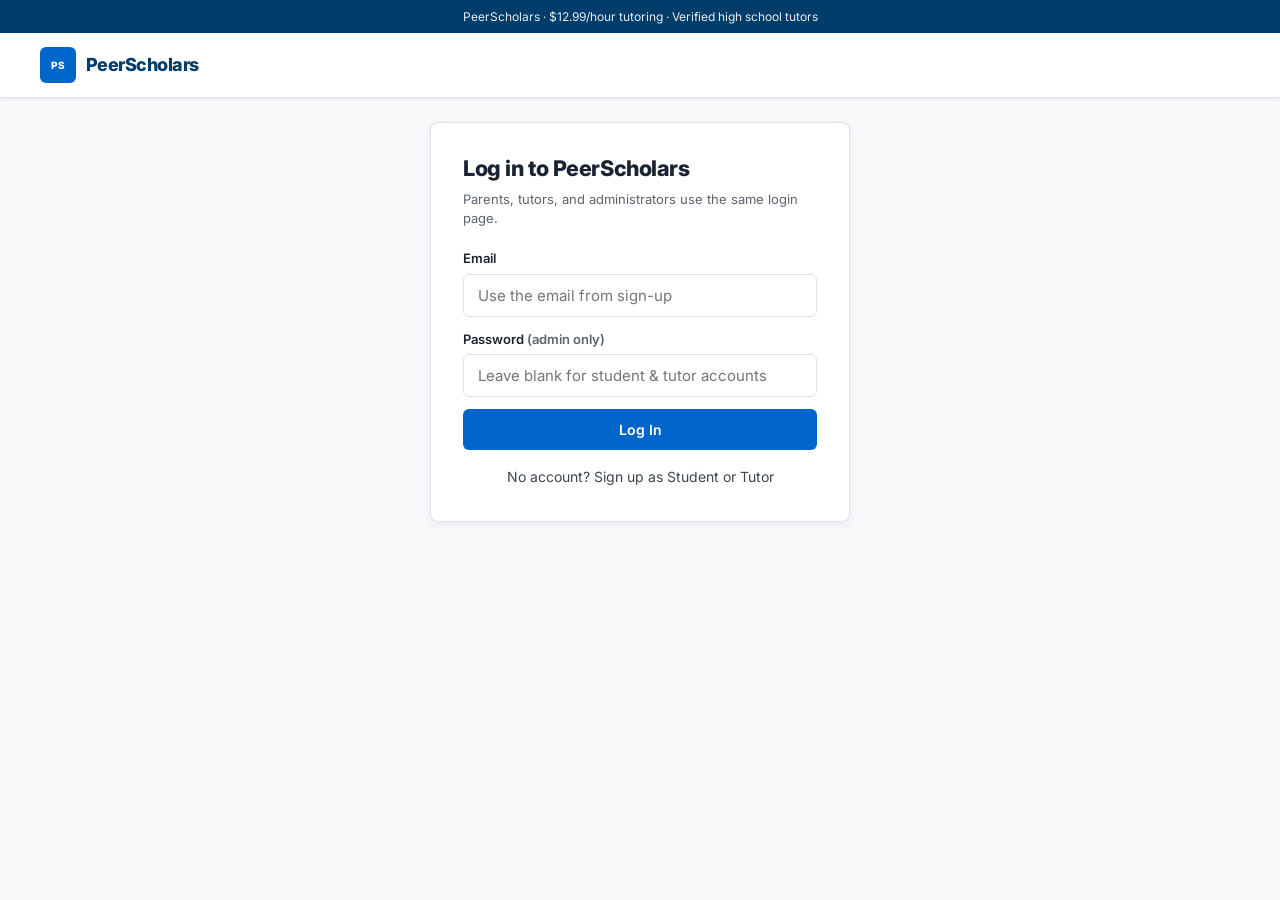
<file: parent-dashboard.html>
<!DOCTYPE html>
<html lang="en">
<head>
  <meta charset="UTF-8">
  <meta name="viewport" content="width=device-width, initial-scale=1.0">
  <title>Parent Dashboard — PeerScholars</title>
  <link href="https://fonts.googleapis.com/css2?family=Inter:wght@400;500;600;700;800&display=swap" rel="stylesheet">
  <link rel="stylesheet" href="css/styles.css">
  <link rel="stylesheet" href="css/dashboard.css">
</head>
<body class="app-shell">
  <header class="app-header-bar"><div class="container app-header-inner">
    <div><h1 class="app-title">Parent Dashboard</h1><p class="app-subtitle">Track sessions, reports, and your child's tutor</p></div>
    <div class="btn-row"><a href="index.html" class="btn btn-small btn-secondary">Home</a><a href="#" data-logout class="btn btn-small btn-secondary">Log out</a></div>
  </div></header>
  <main class="app-main"><div class="container dash-content" id="dashboard-root"></div></main>
  <script src="js/config.js"></script>
  <script src="js/interests.js"></script>
  <script src="js/availability.js"></script>
  <script src="js/store.js"></script>
  <script src="js/matching.js"></script>
  <script src="js/utils.js"></script>
  <script src="js/auth.js"></script>
  <script src="js/dashboard-parent.js"></script>
</body>
</html>
</file>
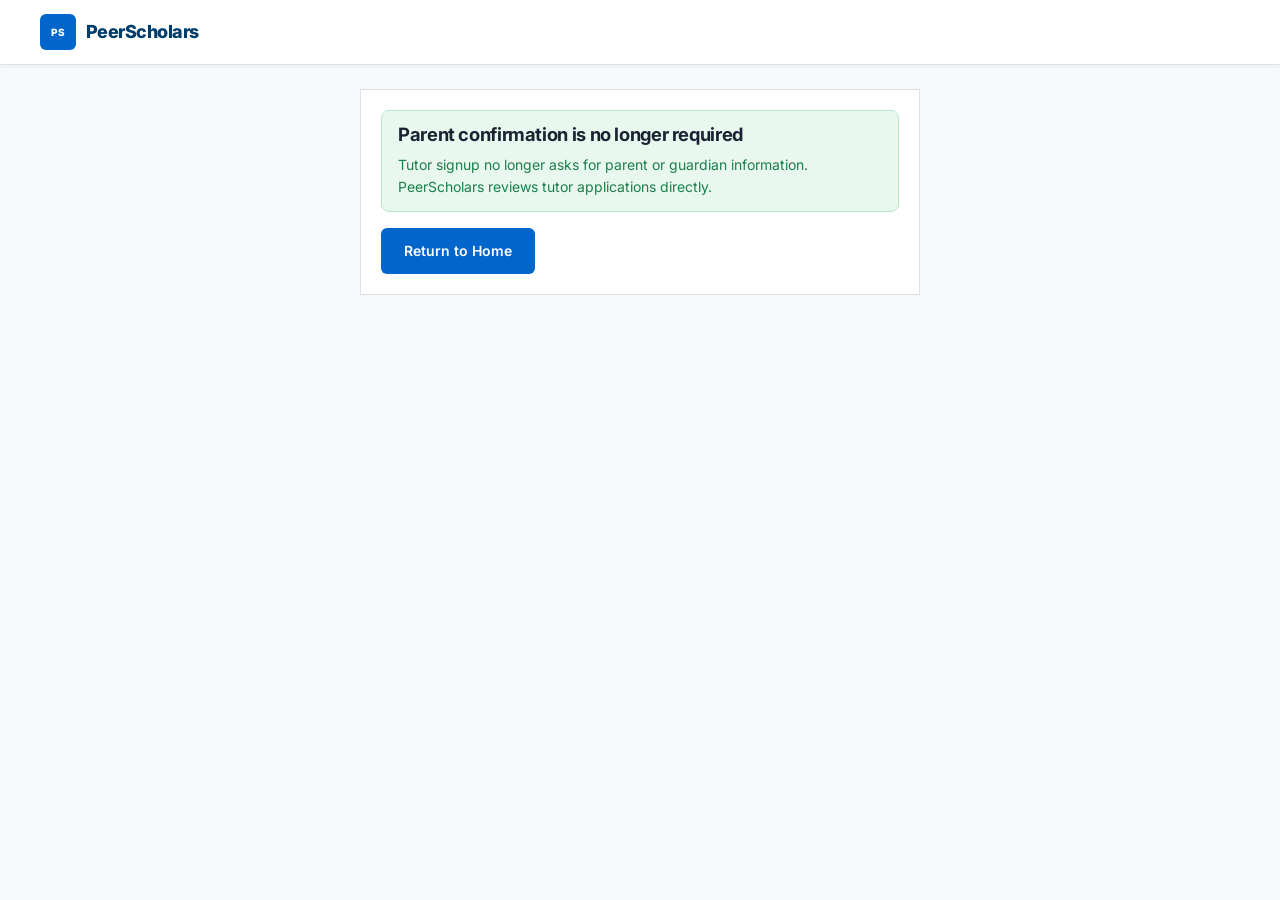
<file: parent-verify.html>
<!DOCTYPE html>
<html lang="en">
<head>
  <meta charset="UTF-8">
  <meta name="viewport" content="width=device-width, initial-scale=1.0">
  <title>Parent Verification — PeerScholars</title>
  <link href="https://fonts.googleapis.com/css2?family=Inter:wght@400;500;600;700;800&display=swap" rel="stylesheet">
  <link rel="stylesheet" href="css/styles.css">
  <link rel="stylesheet" href="css/dashboard.css">
</head>
<body class="app-shell">
  <header class="site-header"><nav class="nav container"><a href="index.html" class="logo"><span class="logo-icon">PS</span>PeerScholars</a></nav></header>
  <main class="app-main"><div class="container" style="max-width:560px;" id="verify-root"></div></main>
  <script src="js/config.js"></script>
  <script src="js/store.js"></script>
  <script src="js/utils.js"></script>
  <script src="js/parent-verify.js"></script>
</body>
</html>
</file>
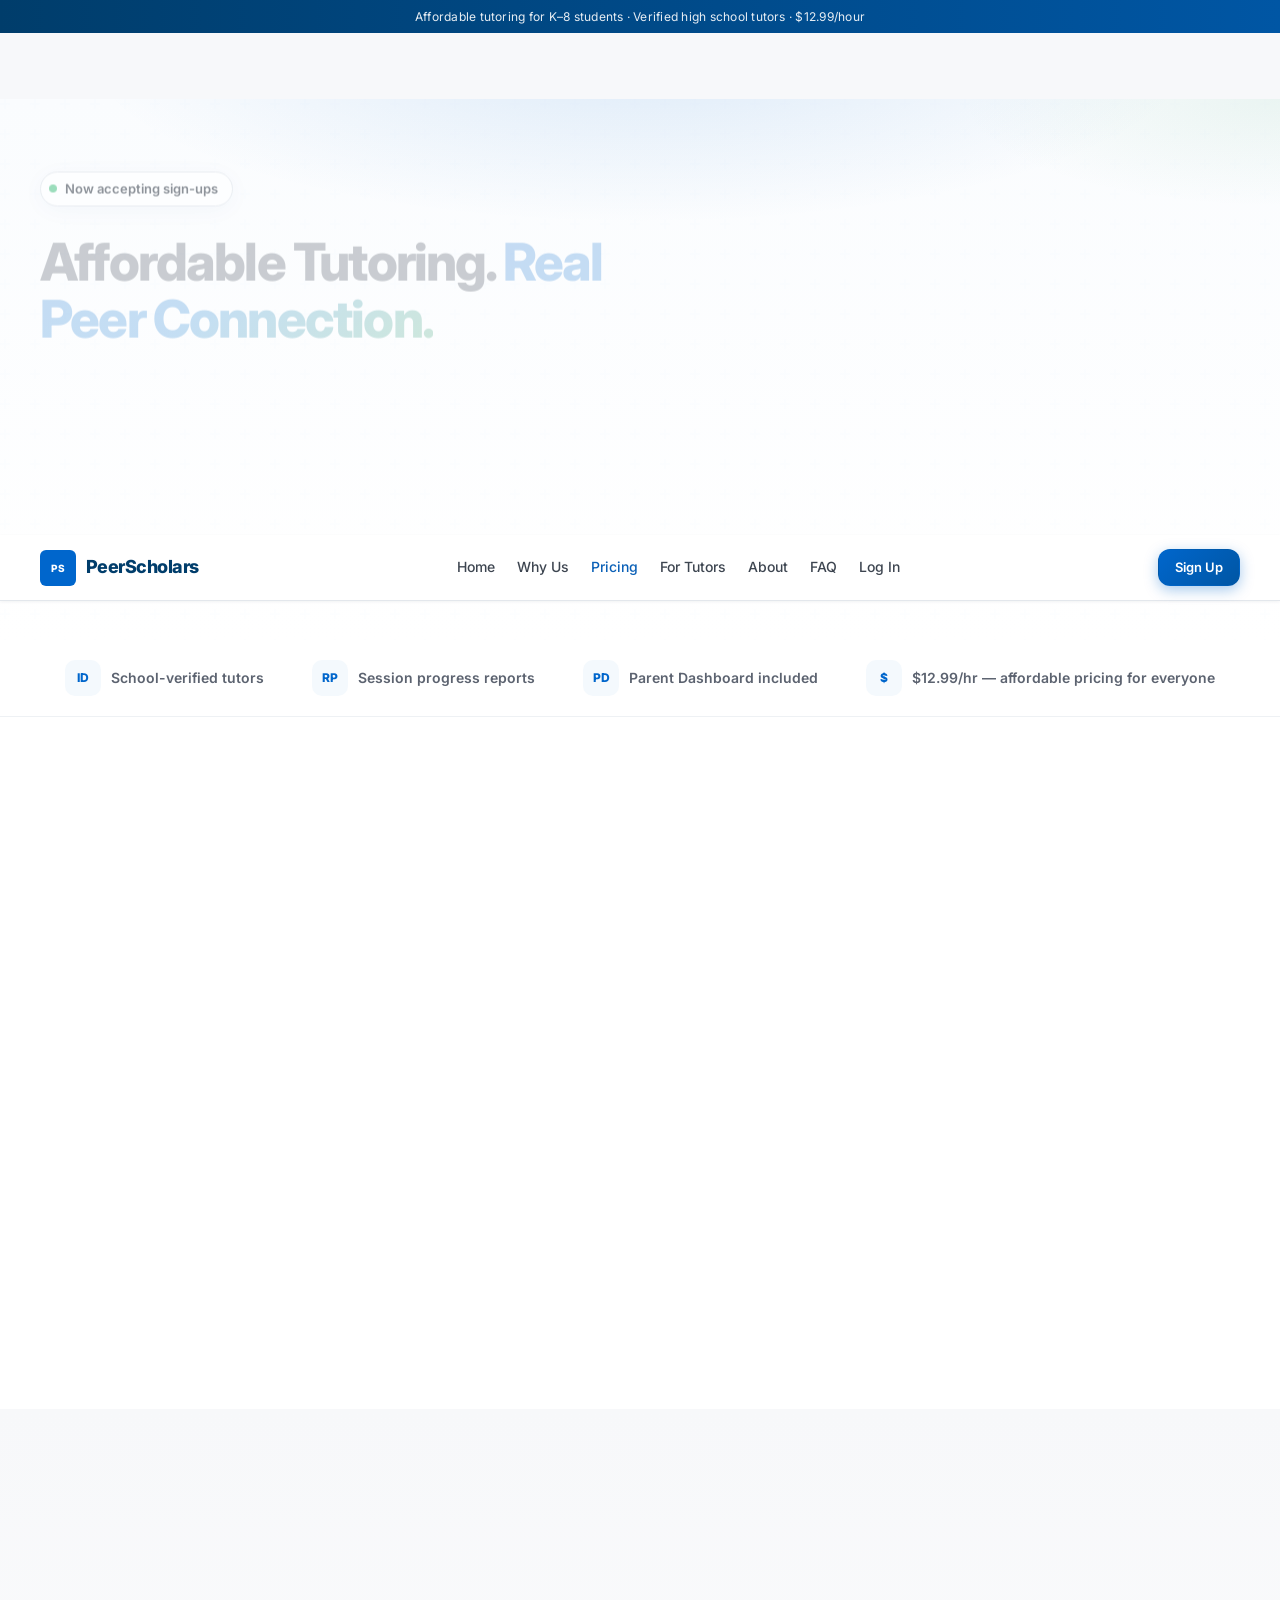
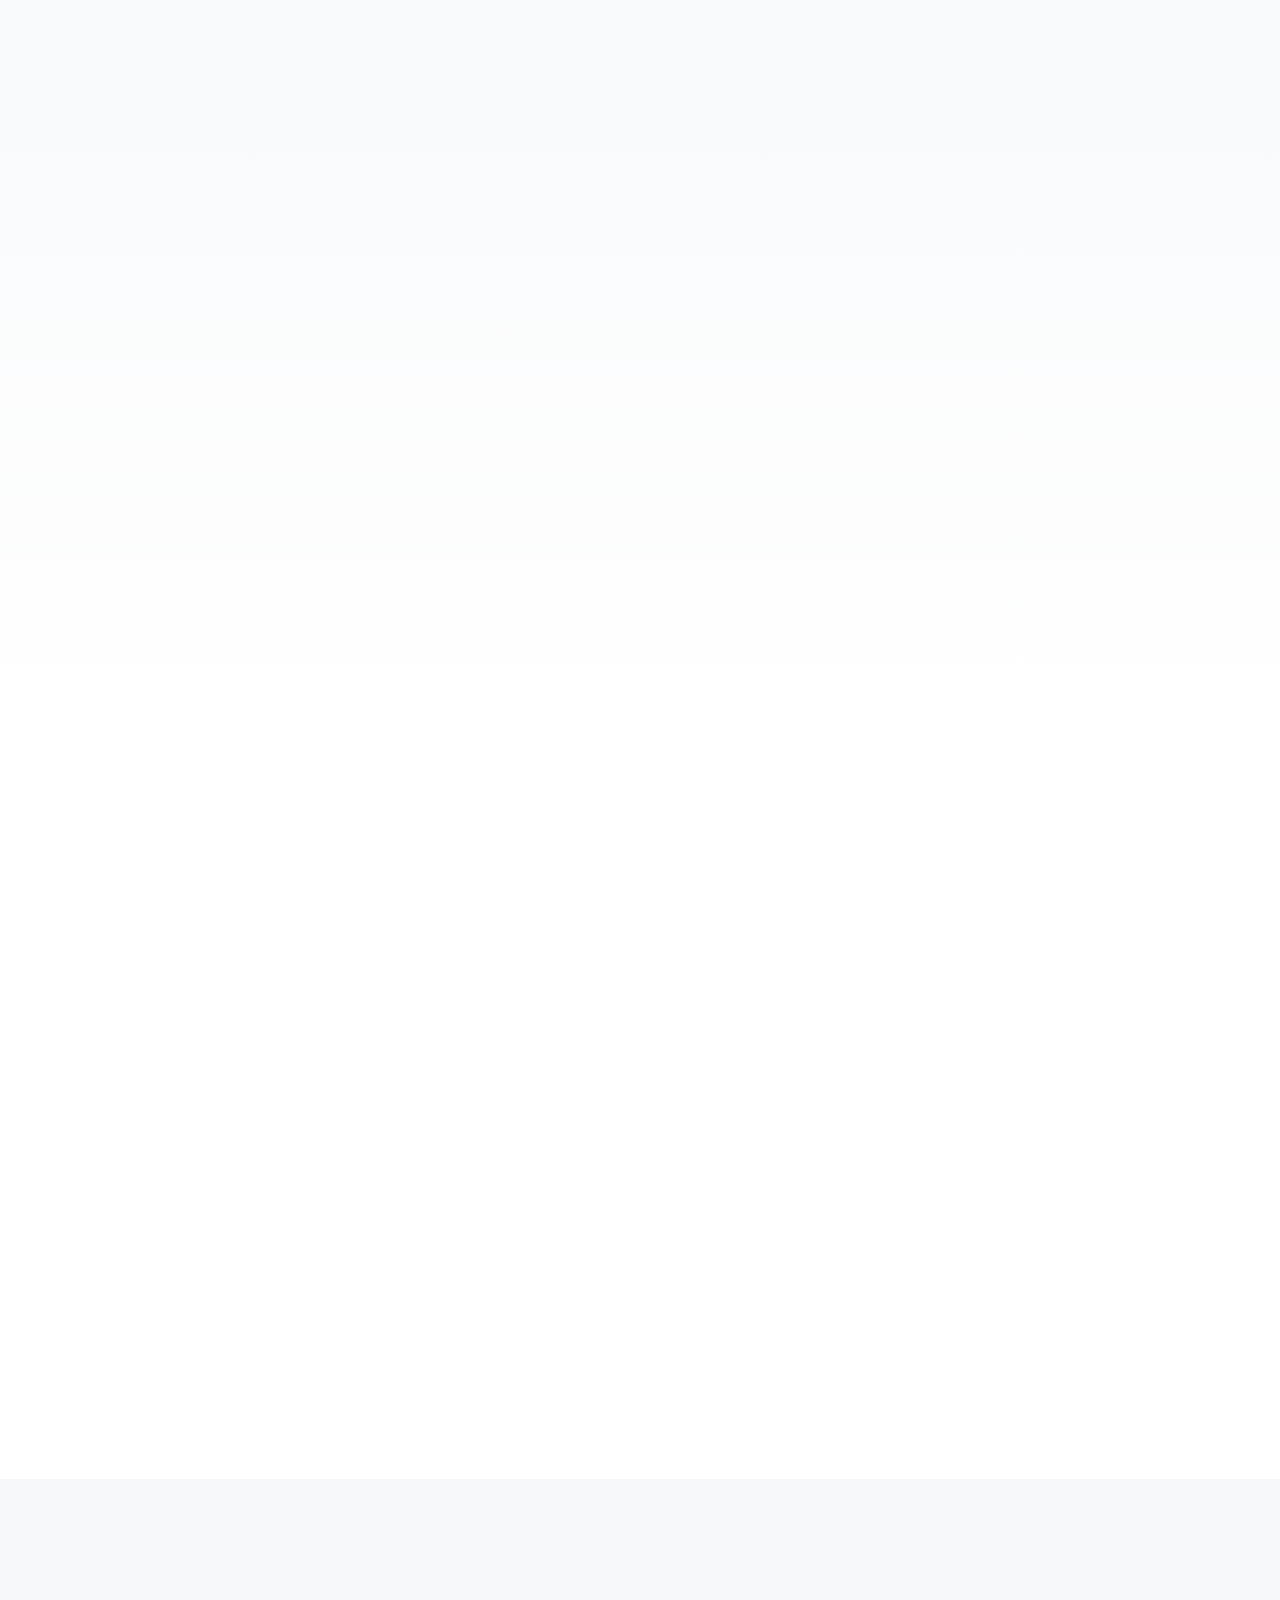
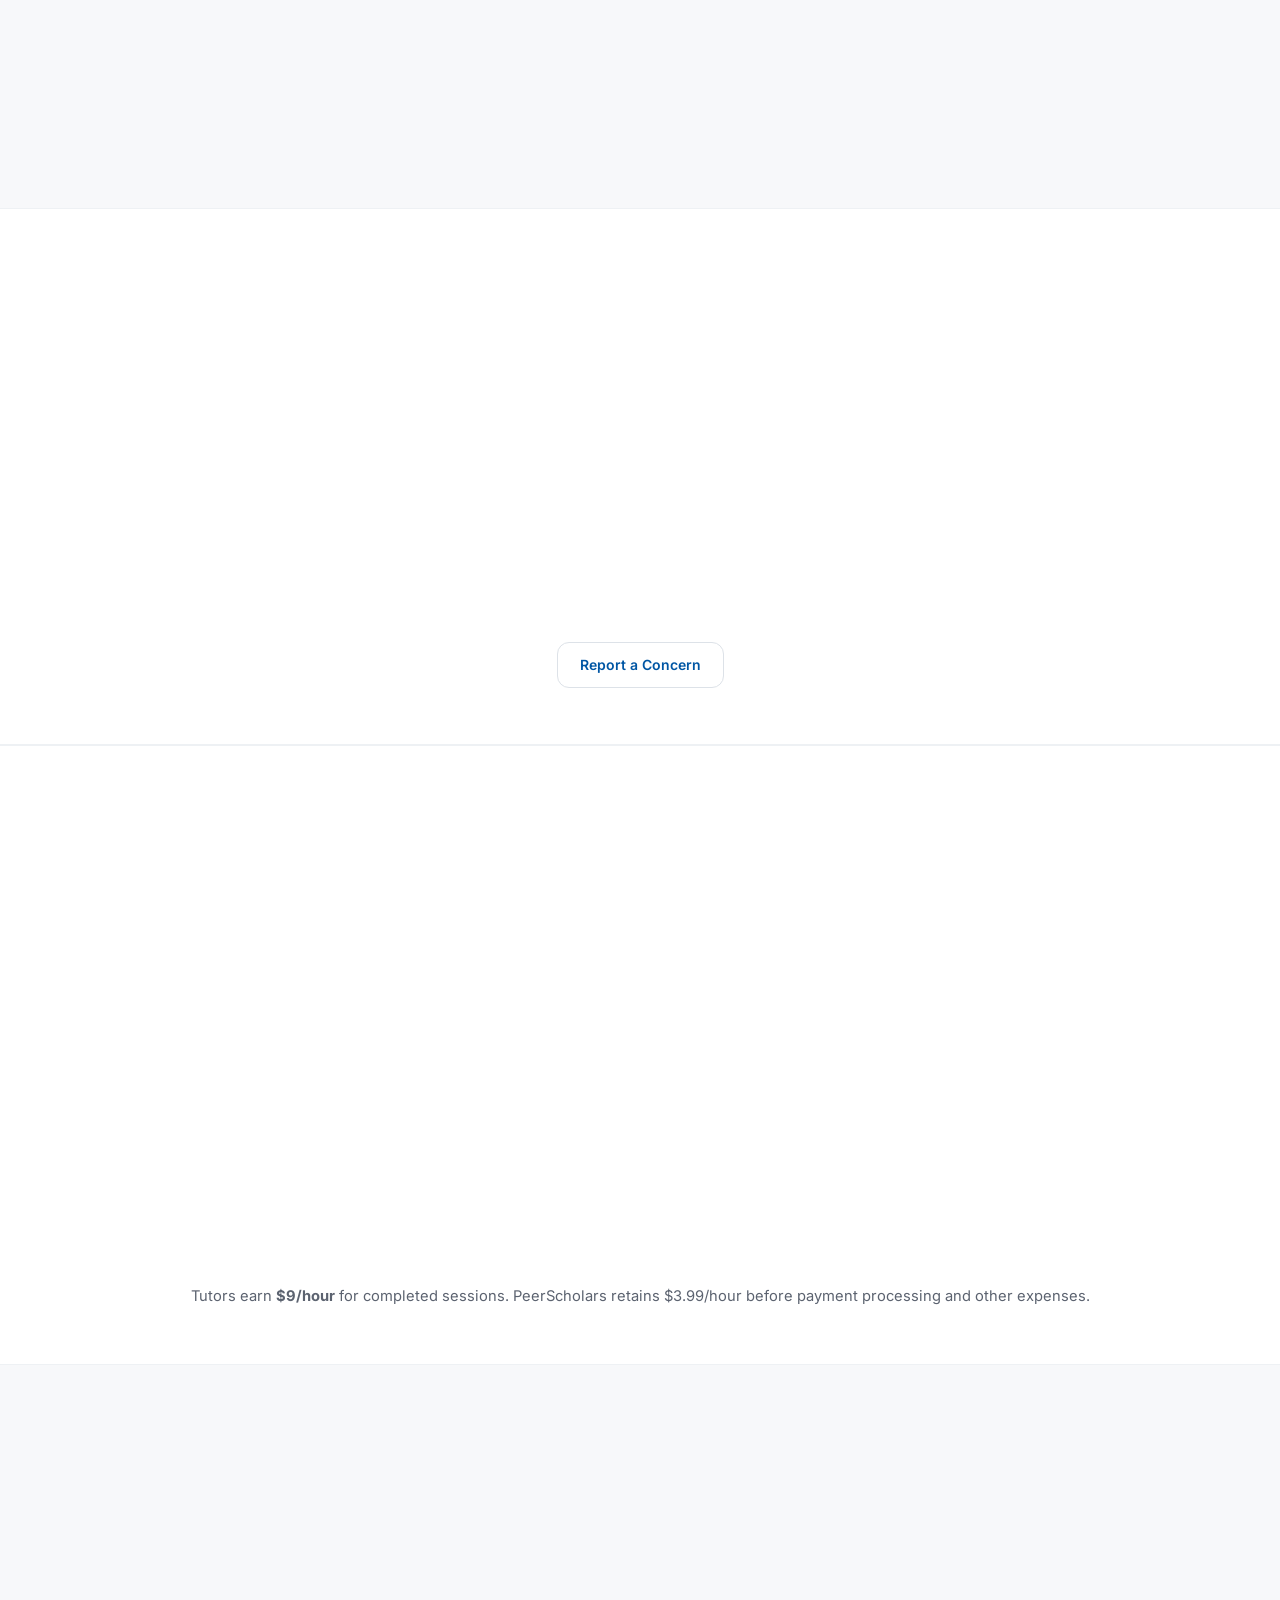
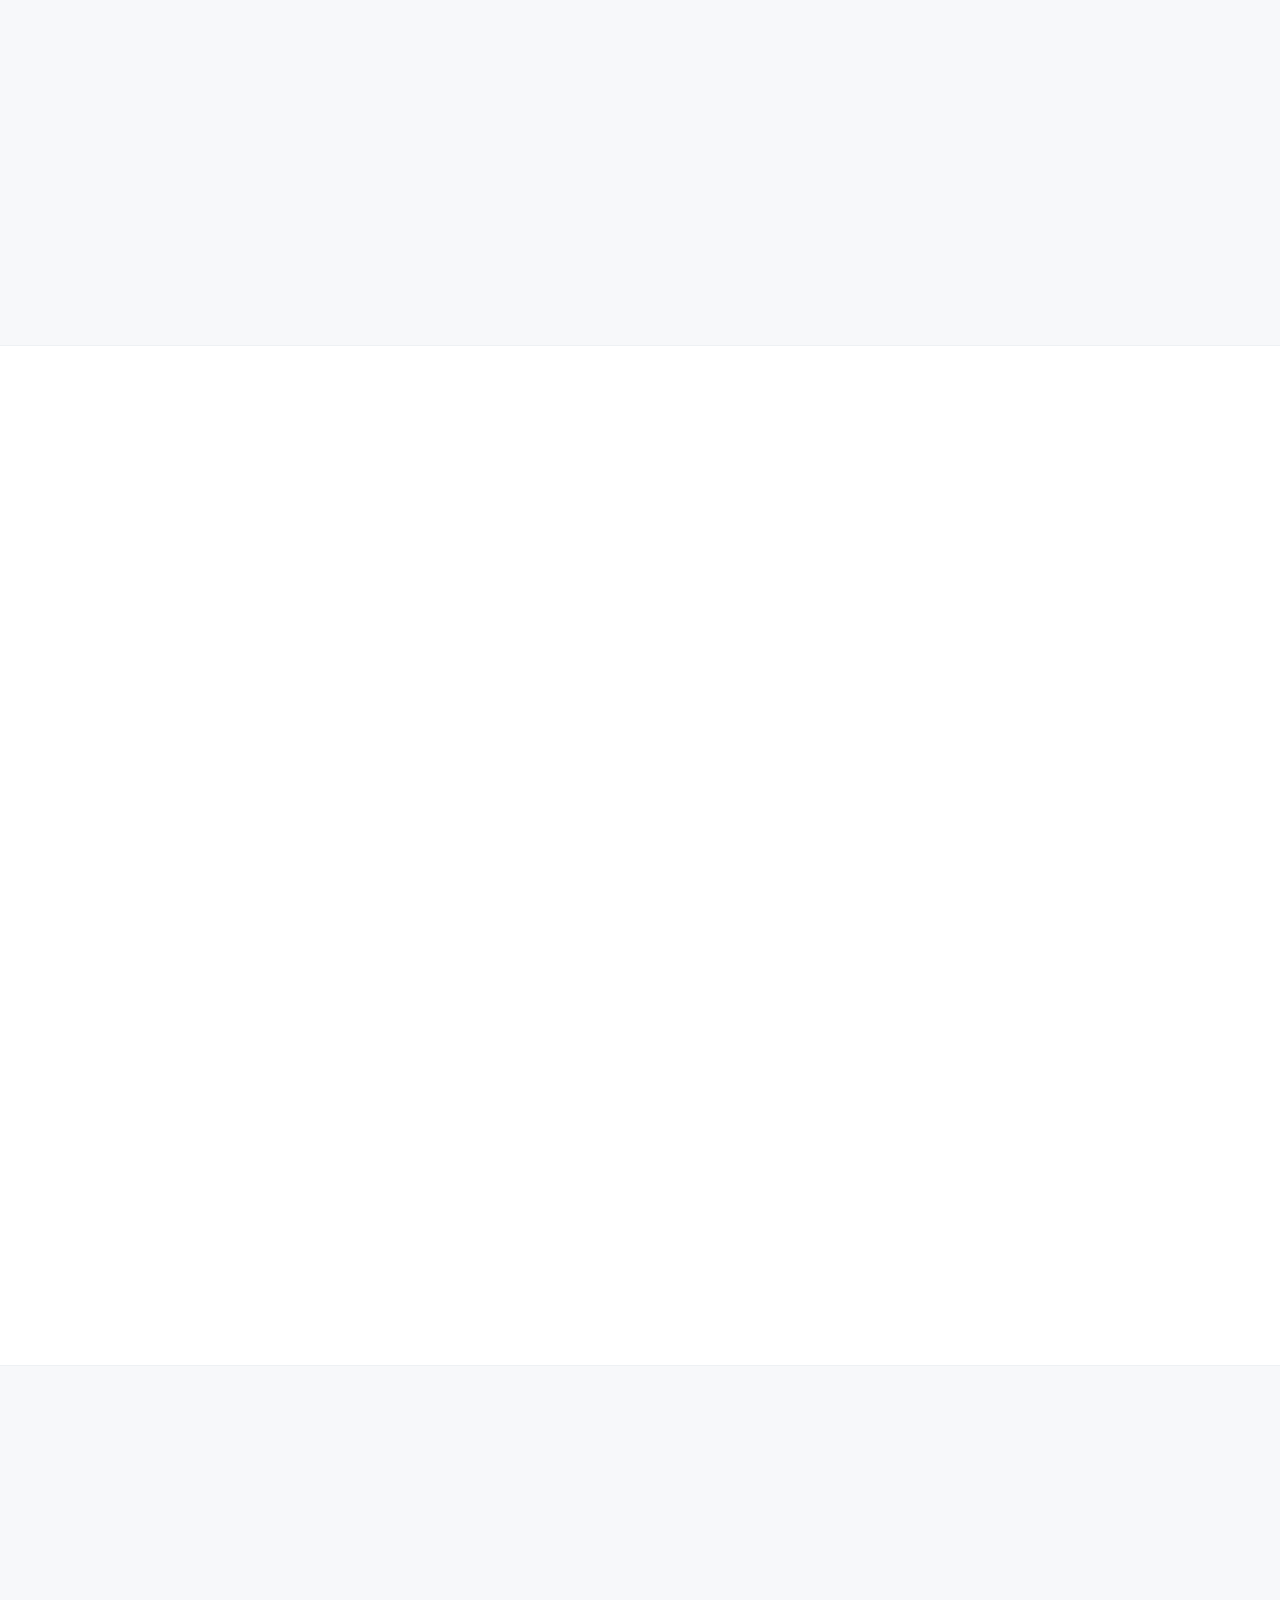
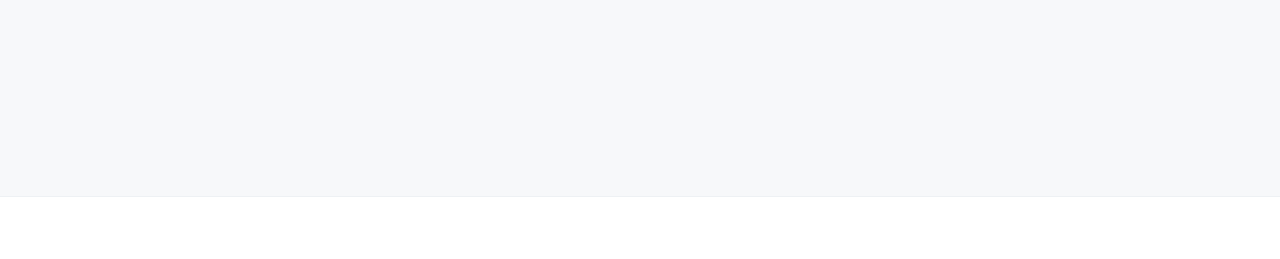
<file: pricing.html>
<!DOCTYPE html>
<html lang="en">
<head>
  <meta charset="UTF-8">
  <meta http-equiv="refresh" content="0; url=index.html#pricing">
  <link rel="canonical" href="index.html#pricing">
  <title>Redirecting…</title>
</head>
<body><p><a href="index.html#pricing">Go to Pricing</a></p></body>
</html>
</file>
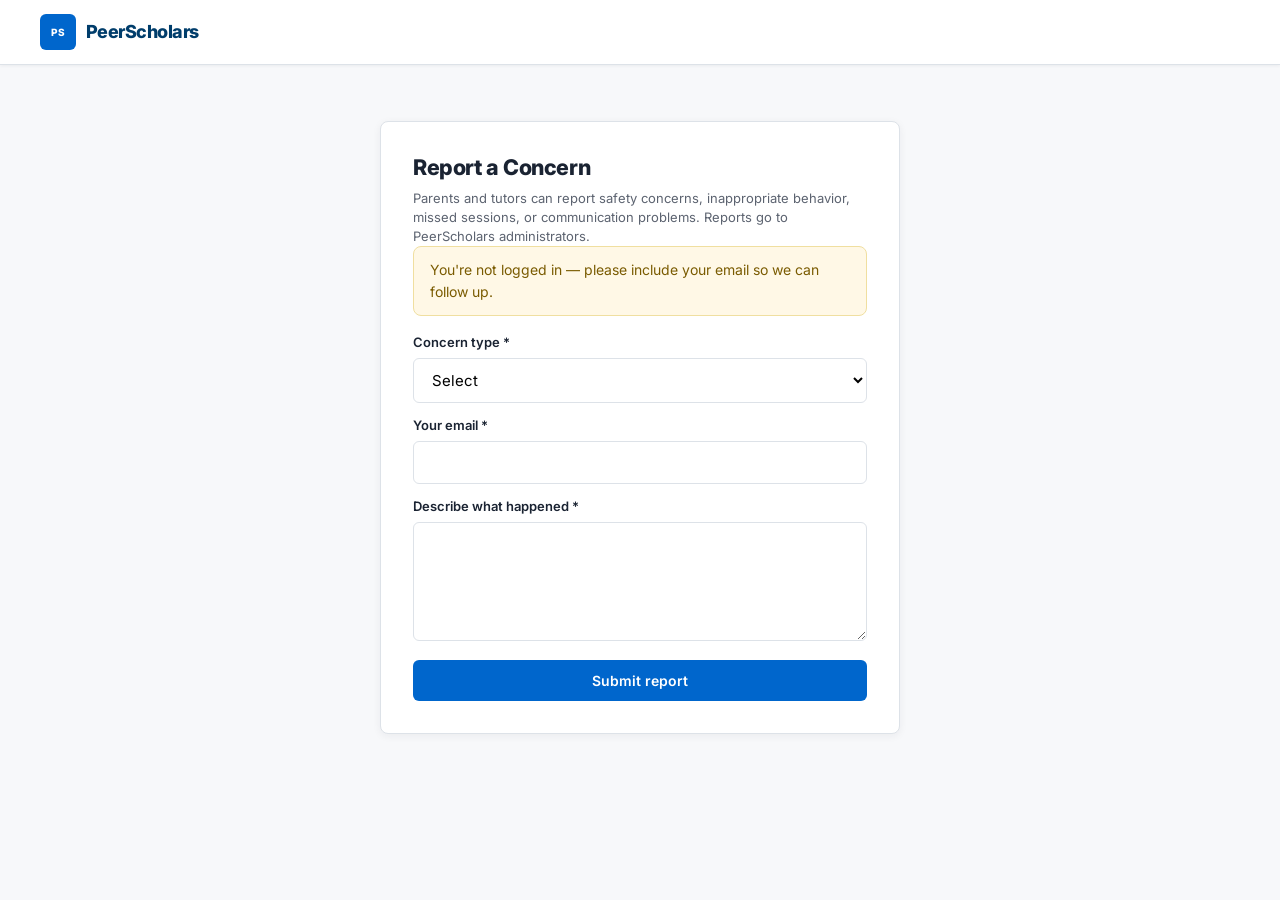
<file: report-concern.html>
<!DOCTYPE html>
<html lang="en">
<head>
  <meta charset="UTF-8">
  <meta name="viewport" content="width=device-width, initial-scale=1.0">
  <title>Report a Concern — PeerScholars</title>
  <link href="https://fonts.googleapis.com/css2?family=Inter:wght@400;500;600;700;800&display=swap" rel="stylesheet">
  <link rel="stylesheet" href="css/styles.css">
  <link rel="stylesheet" href="css/dashboard.css">
</head>
<body>
  <header class="site-header"><nav class="nav container"><a href="index.html" class="logo"><span class="logo-icon">PS</span>PeerScholars</a></nav></header>
  <main class="section"><div class="container form-page">
    <div class="form-card">
      <h1 style="margin:0 0 0.5rem;font-size:1.35rem;">Report a Concern</h1>
      <p class="field-hint">Parents and tutors can report safety concerns, inappropriate behavior, missed sessions, or communication problems. Reports go to PeerScholars administrators.</p>
      <p class="alert alert-warn" id="report-login-note" hidden>You're not logged in — please include your email so we can follow up.</p>
      <form id="report-form" class="inline-form" style="margin-top:1rem;">
        <div class="form-row"><label for="type">Concern type *</label>
          <select id="type" name="type" required>
            <option value="">Select</option>
            <option>Safety concern</option>
            <option>Inappropriate behavior</option>
            <option>Missed session</option>
            <option>Communication problem</option>
            <option>Other</option>
          </select>
        </div>
        <div class="form-row"><label for="email">Your email *</label><input type="email" id="email" name="email" required></div>
        <div class="form-row"><label for="description">Describe what happened *</label><textarea id="description" name="description" rows="5" required></textarea></div>
        <button type="submit" class="btn btn-primary">Submit report</button>
      </form>
      <div class="alert alert-success" id="report-success" hidden>Thank you. Your report was sent to our team. Status: New — we will review it promptly.</div>
    </div>
  </div></main>
  <script src="js/config.js"></script>
  <script src="js/store.js"></script>
  <script src="js/utils.js"></script>
  <script src="js/auth.js"></script>
  <script src="js/report-concern.js"></script>
</body>
</html>
</file>
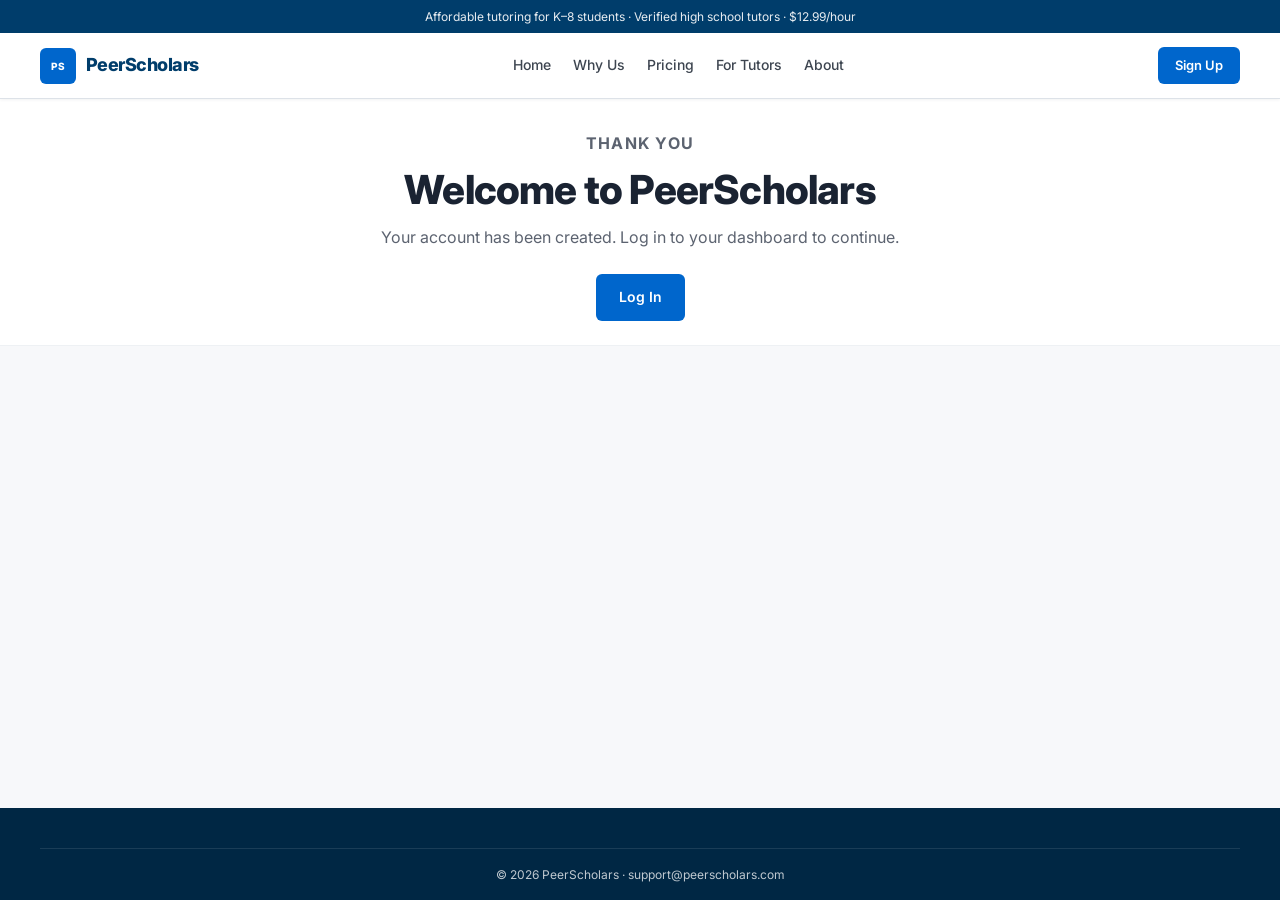
<file: signup-success.html>
<!DOCTYPE html>
<html lang="en">
<head>
  <meta charset="UTF-8">
  <meta name="viewport" content="width=device-width, initial-scale=1.0">
  <title>Sign Up Received — PeerScholars</title>
  <link rel="preconnect" href="https://fonts.googleapis.com">
  <link rel="preconnect" href="https://fonts.gstatic.com" crossorigin>
  <link href="https://fonts.googleapis.com/css2?family=Inter:wght@400;500;600;700;800&display=swap" rel="stylesheet">
  <link rel="stylesheet" href="css/styles.css">
</head>
<body>
  <div class="top-bar">Affordable tutoring for K–8 students · Verified high school tutors · $12.99/hour</div>
  <header class="site-header">
    <nav class="nav container">
      <a href="index.html" class="logo"><span class="logo-icon">PS</span>PeerScholars</a>
      <button class="nav-toggle" aria-label="Open menu" aria-expanded="false"><span></span><span></span><span></span></button>
      <div class="nav-center">
        <a href="index.html">Home</a>
        <a href="index.html#why-us">Why Us</a>
        <a href="index.html#pricing">Pricing</a>
        <a href="index.html#for-tutors">For Tutors</a>
        <a href="index.html#about">About</a>
      </div>
      <div class="nav-right"><a href="signup.html" class="btn btn-small btn-primary">Sign Up</a></div>
    </nav>
  </header>

  <main>
    <section class="page-hero center compact">
      <div class="container">
        <p class="eyebrow">Thank you</p>
        <h1>Welcome to PeerScholars</h1>
        <p>Your account has been created. Log in to your dashboard to continue.</p>
        <a href="login.html" class="btn btn-primary" style="margin-top:1.5rem;">Log In</a>
      </div>
    </section>
  </main>

  <footer class="site-footer">
    <div class="container footer-bottom"><p>&copy; 2026 PeerScholars · <a href="mailto:support@peerscholars.com" style="color:inherit;">support@peerscholars.com</a></p></div>
  </footer>
  <script src="js/main.js"></script>
</body>
</html>
</file>
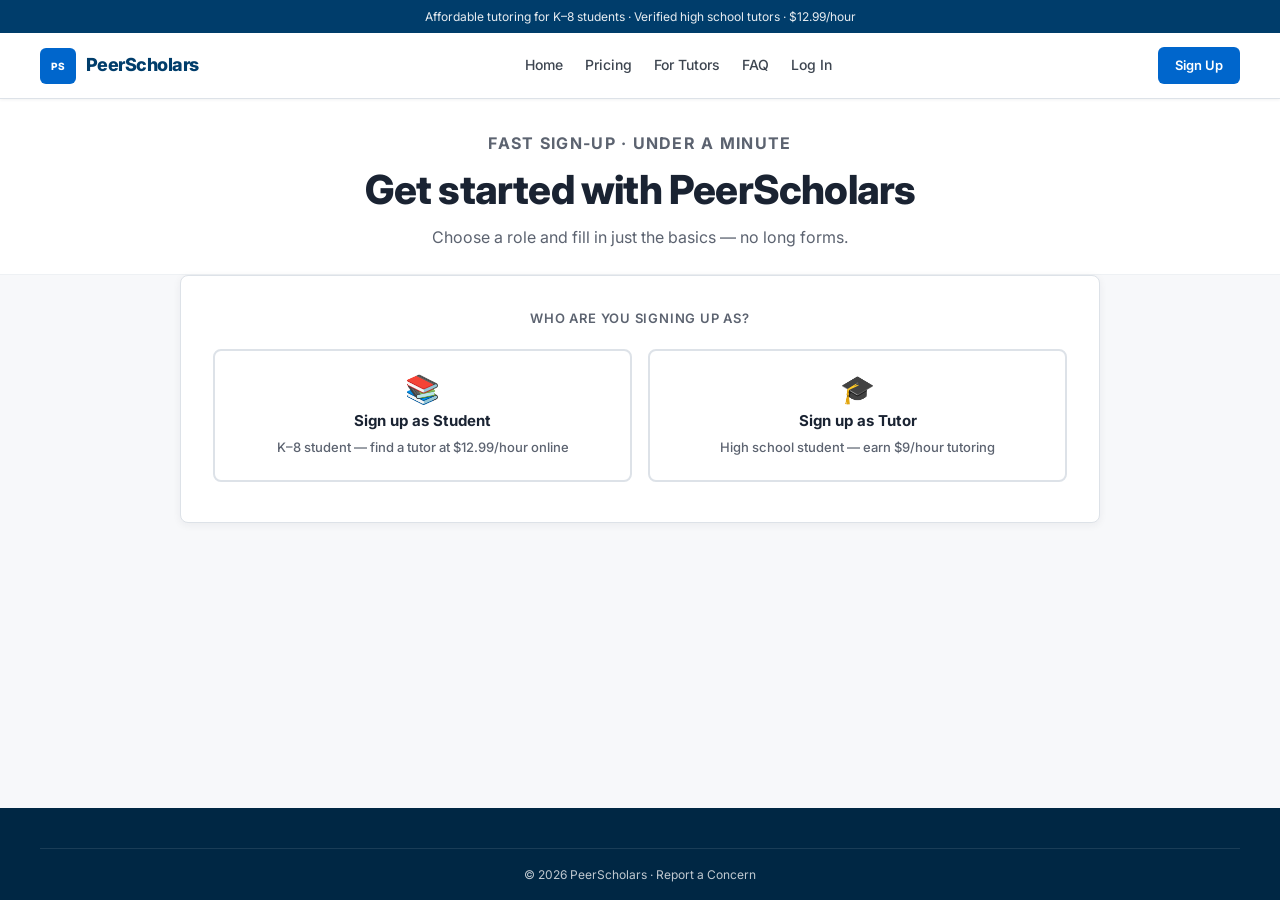
<file: signup.html>
<!DOCTYPE html>
<html lang="en">
<head>
  <meta charset="UTF-8">
  <meta name="viewport" content="width=device-width, initial-scale=1.0">
  <title>Sign Up — PeerScholars</title>
  <link rel="preconnect" href="https://fonts.googleapis.com">
  <link rel="preconnect" href="https://fonts.gstatic.com" crossorigin>
  <link href="https://fonts.googleapis.com/css2?family=Inter:wght@400;500;600;700;800&display=swap" rel="stylesheet">
  <link rel="stylesheet" href="css/styles.css">
  <link rel="stylesheet" href="css/dashboard.css">
</head>
<body>
  <div class="top-bar">Affordable tutoring for K–8 students · Verified high school tutors · $12.99/hour</div>
  <header class="site-header">
    <nav class="nav container">
      <a href="index.html" class="logo"><span class="logo-icon">PS</span>PeerScholars</a>
      <button class="nav-toggle" aria-label="Open menu" aria-expanded="false"><span></span><span></span><span></span></button>
      <div class="nav-center">
        <a href="index.html">Home</a>
        <a href="index.html#pricing">Pricing</a>
        <a href="index.html#for-tutors">For Tutors</a>
        <a href="faq.html">FAQ</a>
        <a href="login.html" data-auth="guest">Log In</a>
        <a href="parent-dashboard.html" data-auth="user" data-auth-dashboard hidden>Dashboard</a>
      </div>
      <div class="nav-right"><a href="signup.html" class="btn btn-small btn-primary" data-auth="guest">Sign Up</a></div>
    </nav>
  </header>

  <main>
    <section class="page-hero center compact">
      <div class="container">
        <p class="eyebrow">Fast sign-up · under a minute</p>
        <h1>Get started with PeerScholars</h1>
        <p id="signup-intro">Choose a role and fill in just the basics — no long forms.</p>
      </div>
    </section>

    <section class="section signup-section">
      <div class="container form-page form-page-wide">
        <div class="form-card" id="role-picker-card">
          <p class="form-divider" style="margin-top:0;">Who are you signing up as?</p>
          <div class="signup-role-picker">
            <button type="button" class="signup-role-btn" data-role="family">
              <span class="role-icon" aria-hidden="true">📚</span>
              <span>Sign up as Student</span>
              <span class="role-desc">K–8 student — find a tutor at $12.99/hour online</span>
            </button>
            <button type="button" class="signup-role-btn" data-role="tutor">
              <span class="role-icon" aria-hidden="true">🎓</span>
              <span>Sign up as Tutor</span>
              <span class="role-desc">High school student — earn $9/hour tutoring</span>
            </button>
          </div>
        </div>

        <form class="form-card signup-fast-form" id="signup-form" hidden>
          <input type="text" name="_honey" style="display:none" tabindex="-1" autocomplete="off">
          <input type="hidden" name="role" id="role-input" value="">
          <input type="hidden" name="session-mode" value="Online">
          <button type="button" class="signup-back" id="signup-back">← Back</button>
          <p class="signup-fast-note" id="signup-fast-note">Only the essentials — we'll follow up with anything else.</p>

          <!-- Parent / Family -->
          <div id="family-fields" hidden>
            <div class="signup-role-banner signup-role-banner-family">
              <p class="signup-role-banner-title">For parents &amp; students</p>
              <p>Quick basics only. We match by <strong>subject, grade, and schedule</strong> — then reach out with next steps.</p>
            </div>
            <p class="form-divider" style="margin-top:0;">Your account</p>
            <div class="form-row half">
              <div class="form-row" style="margin:0"><label for="parent-full-name">Parent first and last name *</label><input id="parent-full-name" name="parent-full-name" autocomplete="name" required placeholder="e.g. Jordan Lee"></div>
              <div class="form-row" style="margin:0"><label for="family-email">Email *</label><input type="email" id="family-email" name="email" autocomplete="email" required></div>
            </div>
            <div class="form-row half">
              <div class="form-row" style="margin:0"><label for="family-phone">Phone <span class="field-hint">(optional)</span></label><input type="tel" id="family-phone" name="phone" autocomplete="tel"></div>
            </div>
            <div class="form-row"><label for="city">City <span class="field-hint">(optional)</span></label><input id="city" name="city" autocomplete="address-level2" placeholder="e.g. Bellevue"></div>

            <p class="form-divider">Your child</p>
            <div class="form-row half">
              <div class="form-row" style="margin:0"><label for="child-full-name">Student first and last name *</label><input id="child-full-name" name="child-full-name" required placeholder="e.g. Sam Lee"></div>
              <div class="form-row" style="margin:0"><label for="child-grade">Grade *</label>
                <select id="child-grade" name="child-grade" required><option value="">Select</option><option>K</option><option>1st</option><option>2nd</option><option>3rd</option><option>4th</option><option>5th</option><option>6th</option><option>7th</option><option>8th</option></select>
              </div>
            </div>

            <div class="form-row">
              <label>Subjects needed * <span class="field-hint">(check all that apply)</span></label>
              <div id="family-subjects-grid"></div>
            </div>

            <div class="form-row signup-avail-block">
              <label>When is your child free? *</label>
              <p class="field-hint availability-instruction">Check days (or <strong>Select all days</strong>), then pick times from the menu.</p>
              <label class="avail-select-all-days"><input type="checkbox" id="family-select-all-days" data-avail-select-all="family-availability-schedule"> Select all days</label>
              <div id="family-availability"></div>
            </div>

            <label class="signup-consent"><input type="checkbox" id="parent-consent" required> I agree to online tutoring via Google Meet at $12.99/hour. PeerScholars may contact me about matching. Matching is by subject, grade, and availability first.</label>
          </div>

          <!-- Tutor -->
          <div id="tutor-fields" hidden>
            <div class="signup-role-banner signup-role-banner-tutor">
              <p class="signup-role-banner-title">I'm a Tutor</p>
              <p>Just the basics — name, school, subjects, and schedule. We'll review and follow up.</p>
            </div>
            <p class="form-divider" style="margin-top:0;">Your account</p>
            <div class="form-row half">
              <div class="form-row" style="margin:0"><label for="tutor-full-name">Tutor first and last name *</label><input id="tutor-full-name" name="tutor-full-name" autocomplete="name" required placeholder="e.g. Jordan Lee"></div>
              <div class="form-row" style="margin:0"><label for="tutor-email">Email *</label><input type="email" id="tutor-email" name="tutor-email" autocomplete="email" required></div>
            </div>
            <div class="form-row half">
              <div class="form-row" style="margin:0"><label for="tutor-grade">Your grade *</label>
                <select id="tutor-grade" name="tutor-grade" required><option value="">Select</option><option>9th</option><option>10th</option><option>11th</option><option>12th</option></select>
              </div>
              <div class="form-row" style="margin:0"><label for="school">High school *</label><input id="school" name="school" required></div>
            </div>
            <div class="form-row"><label for="tutor-city">City <span class="field-hint">(optional)</span></label><input id="tutor-city" name="city" autocomplete="address-level2" placeholder="e.g. Bellevue"></div>

            <p class="form-divider">What you can tutor</p>
            <div class="form-row">
              <label>Subjects * <span class="field-hint">(check all that apply)</span></label>
              <div id="tutor-subjects-grid"></div>
            </div>
            <div class="form-row">
              <label>Grades you can tutor *</label>
              <label class="grades-select-all"><input type="checkbox" id="grades-select-all"> Select all grades</label>
              <div class="checkbox-grid grades-checkbox-grid" id="grades-grid">
                <label><input type="checkbox" name="grades-can-teach" value="K"> K</label>
                <label><input type="checkbox" name="grades-can-teach" value="1st"> 1</label>
                <label><input type="checkbox" name="grades-can-teach" value="2nd"> 2</label>
                <label><input type="checkbox" name="grades-can-teach" value="3rd"> 3</label>
                <label><input type="checkbox" name="grades-can-teach" value="4th"> 4</label>
                <label><input type="checkbox" name="grades-can-teach" value="5th"> 5</label>
                <label><input type="checkbox" name="grades-can-teach" value="6th"> 6</label>
                <label><input type="checkbox" name="grades-can-teach" value="7th"> 7</label>
                <label><input type="checkbox" name="grades-can-teach" value="8th"> 8</label>
              </div>
            </div>

            <div class="form-row signup-avail-block">
              <label>When can you tutor? *</label>
              <p class="field-hint availability-instruction">Check days (or <strong>Select all days</strong>), then pick times from the menu.</p>
              <label class="avail-select-all-days"><input type="checkbox" id="tutor-select-all-days" data-avail-select-all="tutor-availability-schedule"> Select all days</label>
              <div id="tutor-availability"></div>
            </div>

            <input type="hidden" name="weekly-capacity" value="3">
            <label class="signup-consent"><input type="checkbox" id="tutor-consent" required> I agree to tutor online via Google Meet and follow the <a href="index.html#code-of-conduct">Tutor Code of Conduct</a>.</label>
          </div>

          <button type="submit" class="btn btn-primary btn-full" id="signup-submit">Submit</button>
        </form>

        <div class="signup-success-overlay" id="signup-success" hidden>
          <div class="signup-success-card">
            <div class="signup-success-icon" aria-hidden="true">✓</div>
            <p class="signup-success-eyebrow">Application received</p>
            <h2>Thank you for joining PeerScholars</h2>
            <p id="signup-success-message">Your application has been submitted successfully. Our team will review your information and get back to you soon with next steps.</p>
            <p class="signup-success-welcome">We’re glad you’re here, and we look forward to supporting your tutoring journey.</p>
            <a href="index.html" class="btn btn-primary">Return to Home</a>
            <p class="field-hint signup-success-redirect" id="signup-success-redirect">Returning to home in <span id="signup-success-countdown">10</span> seconds…</p>
          </div>
        </div>
      </div>
    </section>
  </main>

  <footer class="site-footer">
    <div class="container footer-bottom"><p>&copy; 2026 PeerScholars · <a href="report-concern.html">Report a Concern</a></p></div>
  </footer>
  <script src="js/config.js"></script>
  <script src="js/subjects.js"></script>
  <script src="js/availability.js"></script>
  <script src="js/store.js"></script>
  <script src="js/matching.js"></script>
  <script src="js/utils.js"></script>
  <script src="js/auth.js"></script>
  <script src="js/main.js"></script>
  <script src="js/signup.js"></script>
</body>
</html>
</file>
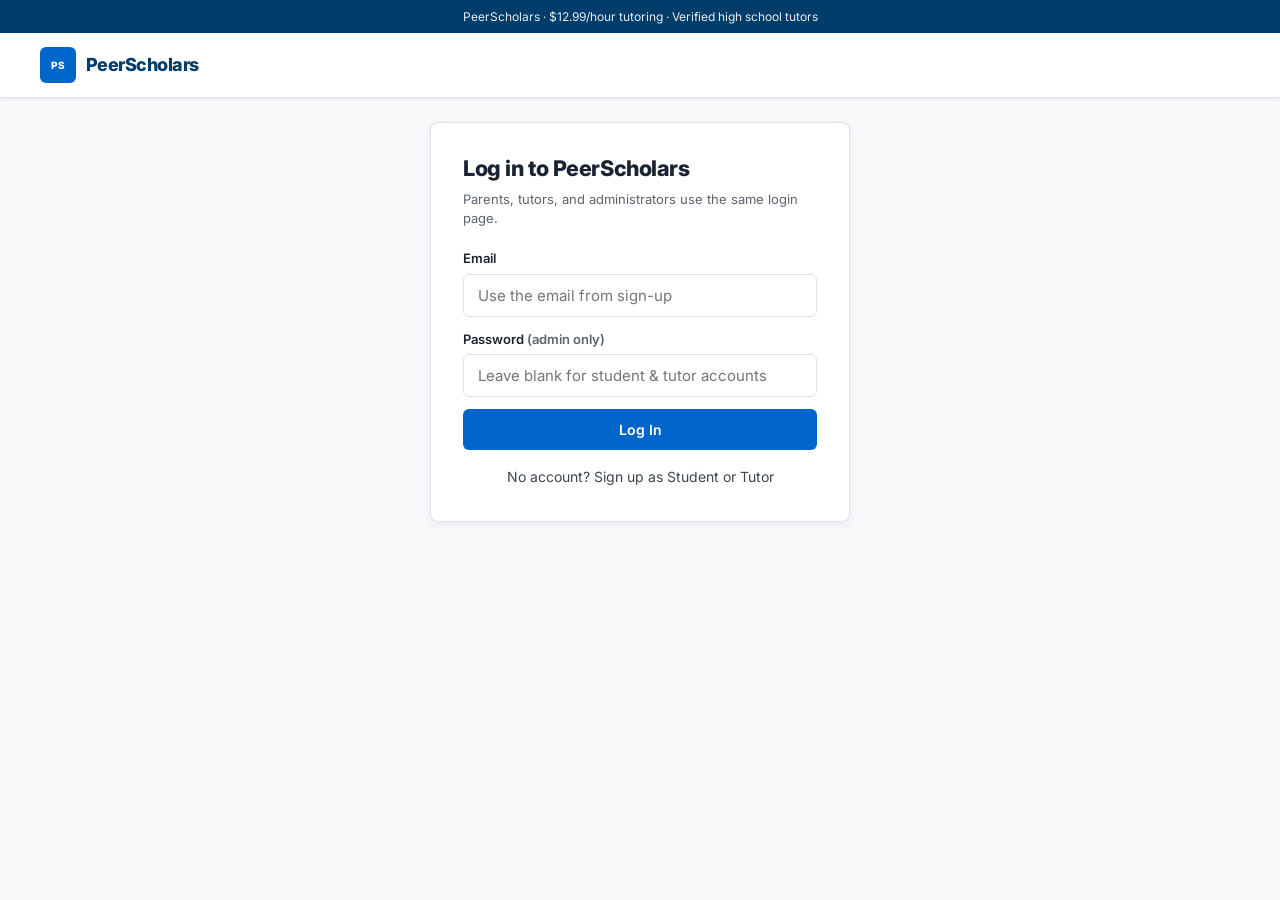
<file: tutor-dashboard.html>
<!DOCTYPE html>
<html lang="en">
<head>
  <meta charset="UTF-8">
  <meta name="viewport" content="width=device-width, initial-scale=1.0">
  <title>Tutor Dashboard — PeerScholars</title>
  <link href="https://fonts.googleapis.com/css2?family=Inter:wght@400;500;600;700;800&display=swap" rel="stylesheet">
  <link rel="stylesheet" href="css/styles.css">
  <link rel="stylesheet" href="css/dashboard.css">
</head>
<body class="app-shell">
  <header class="app-header-bar"><div class="container app-header-inner">
    <div><h1 class="app-title">Tutor Dashboard</h1><p class="app-subtitle">Verification, sessions, earnings — $9/hour per completed session</p></div>
    <div class="btn-row"><a href="index.html" class="btn btn-small btn-secondary">Home</a><a href="#" data-logout class="btn btn-small btn-secondary">Log out</a></div>
  </div></header>
  <main class="app-main"><div class="container dash-content" id="dashboard-root"></div></main>
  <script src="js/config.js"></script>
  <script src="js/interests.js"></script>
  <script src="js/availability.js"></script>
  <script src="js/store.js"></script>
  <script src="js/matching.js"></script>
  <script src="js/utils.js"></script>
  <script src="js/auth.js"></script>
  <script src="js/dashboard-tutor.js"></script>
</body>
</html>
</file>
<file: css/styles.css>
/* PeerScholars — Corporate Blue & Green Theme */

:root {
  --blue-900: #002744;
  --blue-800: #003D6B;
  --blue-700: #0056A4;
  --blue-600: #0066CC;
  --blue-500: #0071CE;
  --blue-100: #E3F0FA;
  --blue-50: #F4F9FD;
  --green-700: #1A6B42;
  --green-600: #2E9B63;
  --green-500: #3DBE7A;
  --green-100: #E6F5ED;
  --green-50: #F2FAF6;
  --gray-50: #F7F8FA;
  --gray-100: #EEF1F4;
  --gray-200: #DDE2E8;
  --gray-400: #9AA3AD;
  --gray-600: #5C6370;
  --gray-900: #1A2332;
  --white: #FFFFFF;
  --text: #3D4550;
  --text-light: #5C6370;
  --text-dark: #1A2332;
  --shadow: rgba(26, 35, 50, 0.06);
  --shadow-md: rgba(26, 35, 50, 0.1);
  --radius: 8px;
  --radius-sm: 6px;
  --font: 'Inter', system-ui, -apple-system, sans-serif;
}

*, *::before, *::after { box-sizing: border-box; margin: 0; padding: 0; }
html { scroll-behavior: smooth; }
body {
  font-family: var(--font);
  color: var(--text);
  background: var(--gray-50);
  line-height: 1.6;
  font-size: 0.9375rem;
  min-height: 100vh;
  display: flex;
  flex-direction: column;
  -webkit-font-smoothing: antialiased;
}
main { flex: 1; }
a { color: inherit; text-decoration: none; }
ul { list-style: none; }

.container { width: min(1200px, 94vw); margin-inline: auto; }

h1, h2, h3, h4 {
  color: var(--text-dark);
  line-height: 1.25;
  font-weight: 700;
  letter-spacing: -0.02em;
}
h1 { font-size: clamp(1.75rem, 4vw, 2.5rem); font-weight: 800; }
h2 { font-size: clamp(1.35rem, 3vw, 1.875rem); }
h3 { font-size: 1.0625rem; font-weight: 600; }

.eyebrow {
  font-size: 0.75rem;
  font-weight: 700;
  text-transform: uppercase;
  letter-spacing: 0.08em;
  color: var(--blue-600);
  margin-bottom: 0.5rem;
}

.section { padding: 3.5rem 0; }
.section-alt { background: var(--white); border-top: 1px solid var(--gray-100); border-bottom: 1px solid var(--gray-100); }
.section-header { text-align: center; margin-bottom: 2.25rem; max-width: 640px; margin-inline: auto; }
.section-desc { color: var(--text-light); margin-top: 0.625rem; font-size: 0.9375rem; }

/* Buttons */
.btn {
  display: inline-flex;
  align-items: center;
  justify-content: center;
  padding: 0.6875rem 1.375rem;
  border-radius: var(--radius-sm);
  font-weight: 600;
  font-size: 0.875rem;
  border: 1px solid transparent;
  cursor: pointer;
  transition: background 0.15s, border-color 0.15s, box-shadow 0.15s;
  font-family: var(--font);
}
.btn:hover { box-shadow: 0 2px 8px var(--shadow-md); }
.btn-primary { background: var(--blue-600); color: var(--white); }
.btn-primary:hover { background: var(--blue-700); }
.btn-secondary { background: var(--white); color: var(--blue-700); border-color: var(--gray-200); }
.btn-secondary:hover { border-color: var(--blue-600); background: var(--blue-50); }
.btn-green { background: var(--green-600); color: var(--white); }
.btn-green:hover { background: var(--green-700); }
.btn-small { padding: 0.4375rem 1rem; font-size: 0.8125rem; }
.btn-full { width: 100%; }

/* Header — corporate style */
.top-bar {
  background: var(--blue-800);
  color: rgba(255,255,255,0.9);
  font-size: 0.75rem;
  padding: 0.4375rem 0;
  text-align: center;
}
.site-header {
  position: sticky;
  top: 0;
  z-index: 200;
  background: var(--white);
  border-bottom: 1px solid var(--gray-200);
  box-shadow: 0 1px 3px var(--shadow);
}
.nav {
  display: flex;
  align-items: center;
  justify-content: space-between;
  padding: 0.875rem 0;
  gap: 1rem;
}
.logo {
  display: flex;
  align-items: center;
  gap: 0.625rem;
  font-weight: 800;
  font-size: 1.125rem;
  color: var(--blue-800);
  flex-shrink: 0;
  letter-spacing: -0.03em;
}
.logo-icon {
  width: 36px;
  height: 36px;
  background: var(--blue-600);
  border-radius: var(--radius-sm);
  display: flex;
  align-items: center;
  justify-content: center;
  font-size: 0.625rem;
  font-weight: 800;
  color: var(--white);
  letter-spacing: 0;
}
.nav-center {
  display: flex;
  align-items: center;
  gap: 1.375rem;
  flex-wrap: wrap;
}
.nav-center a {
  font-weight: 500;
  font-size: 0.875rem;
  color: var(--text);
  transition: color 0.15s;
}
.nav-center a:hover, .nav-center a.active { color: var(--blue-600); }
.nav-right { display: flex; align-items: center; gap: 0.5rem; flex-shrink: 0; }
.nav-toggle {
  display: none;
  flex-direction: column;
  gap: 5px;
  background: none;
  border: none;
  cursor: pointer;
  padding: 4px;
}
.nav-toggle span {
  width: 22px; height: 2px;
  background: var(--text-dark);
  border-radius: 1px;
  transition: transform 0.3s, opacity 0.3s;
}

/* Page hero */
.page-hero {
  padding: 2.75rem 0 2.25rem;
  background: var(--white);
  border-bottom: 1px solid var(--gray-100);
}
.page-hero.compact { padding: 2rem 0 1.5rem; }
.page-hero h1 { margin-bottom: 0.625rem; }
.page-hero p { color: var(--text-light); font-size: 1rem; max-width: 600px; }
.page-hero.center { text-align: center; }
.page-hero.center p { margin-inline: auto; }

/* Cards */
.card {
  background: var(--white);
  border-radius: var(--radius);
  padding: 1.5rem;
  border: 1px solid var(--gray-200);
  transition: box-shadow 0.15s, border-color 0.15s;
}
.card:hover { box-shadow: 0 4px 12px var(--shadow); border-color: var(--gray-200); }
.card-grid {
  display: grid;
  grid-template-columns: repeat(auto-fit, minmax(280px, 1fr));
  gap: 1.25rem;
}

/* Reviews */
.reviews-featured { margin-bottom: 1.5rem; }
.review-featured-card {
  background: var(--blue-50);
  border: 1px solid var(--blue-100);
  padding: 2rem;
  text-align: center;
  max-width: 780px;
  margin-inline: auto;
  border-radius: var(--radius);
}
.review-featured-card blockquote {
  font-size: 1.0625rem;
  color: var(--text-dark);
  line-height: 1.7;
}
.stars { color: #F59E0B; letter-spacing: 1px; margin-bottom: 0.625rem; font-size: 0.875rem; }
.review-author {
  display: flex;
  align-items: center;
  gap: 0.75rem;
  margin-top: 1.25rem;
}
.review-featured-card .review-author { justify-content: center; }
.author-avatar {
  width: 40px; height: 40px;
  border-radius: 50%;
  display: flex; align-items: center; justify-content: center;
  font-weight: 700; font-size: 0.75rem;
  color: var(--white);
}
.avatar-blue { background: var(--blue-600); }
.avatar-green { background: var(--green-600); }
.review-author cite { font-style: normal; font-weight: 600; display: block; font-size: 0.875rem; }
.review-author span { font-size: 0.8125rem; color: var(--text-light); }
.review-card blockquote { font-size: 0.875rem; margin-bottom: 1rem; line-height: 1.65; color: var(--text); }

/* Steps */
.steps { display: grid; grid-template-columns: repeat(auto-fit, minmax(220px, 1fr)); gap: 1.25rem; }
.step {
  padding: 1.5rem;
  background: var(--white);
  border-radius: var(--radius);
  border: 1px solid var(--gray-200);
}
.step-num {
  width: 36px; height: 36px;
  margin-bottom: 0.875rem;
  border-radius: var(--radius-sm);
  display: flex; align-items: center; justify-content: center;
  font-weight: 700;
  font-size: 0.9375rem;
  color: var(--white);
}
.step-num.blue { background: var(--blue-600); }
.step-num.green { background: var(--green-600); }
.step p { color: var(--text-light); font-size: 0.875rem; margin-top: 0.375rem; }

/* Demo screen */
.demo-screen {
  background: var(--white);
  border-radius: var(--radius);
  overflow: hidden;
  border: 1px solid var(--gray-200);
  box-shadow: 0 4px 16px var(--shadow);
}
.demo-topbar {
  background: var(--blue-800);
  padding: 0.625rem 1rem;
  display: flex;
  align-items: center;
  gap: 0.375rem;
}
.demo-dot { width: 8px; height: 8px; border-radius: 50%; background: rgba(255,255,255,0.35); }
.demo-body { padding: 1.25rem; }
.demo-row {
  display: flex;
  align-items: center;
  justify-content: space-between;
  gap: 1rem;
  padding: 0.75rem 0.875rem;
  border-radius: var(--radius-sm);
  margin-bottom: 0.5rem;
  background: var(--gray-50);
  border: 1px solid var(--gray-100);
}
.demo-row.highlight { background: var(--green-50); border-color: var(--green-100); }
.demo-avatar {
  width: 36px; height: 36px;
  border-radius: 50%;
  background: var(--blue-600);
  display: flex; align-items: center; justify-content: center;
  font-weight: 700; font-size: 0.6875rem;
  color: var(--white);
  flex-shrink: 0;
}
.demo-label { font-size: 0.75rem; color: var(--text-light); text-transform: uppercase; letter-spacing: 0.04em; font-weight: 500; }
.demo-value { font-weight: 600; font-size: 0.875rem; color: var(--text-dark); }

/* Comparison table */
.compare-table {
  width: 100%;
  border-collapse: collapse;
  background: var(--white);
  border: 1px solid var(--gray-200);
  border-radius: var(--radius);
  overflow: hidden;
}
.compare-table th, .compare-table td {
  padding: 0.875rem 1.125rem;
  text-align: left;
  border-bottom: 1px solid var(--gray-100);
  font-size: 0.875rem;
}
.compare-table th { background: var(--blue-800); color: var(--white); font-weight: 600; }
.compare-table tr:last-child td { border-bottom: none; }
.compare-table tr:nth-child(even) td { background: var(--gray-50); }
.compare-table .yes { color: var(--green-700); font-weight: 600; }
.compare-table .no { color: var(--gray-400); }

/* Pricing */
.pricing-cards {
  display: grid;
  grid-template-columns: repeat(auto-fit, minmax(260px, 1fr));
  gap: 1.25rem;
}
.pricing-card {
  background: var(--white);
  border-radius: var(--radius);
  padding: 1.75rem;
  text-align: center;
  border: 1px solid var(--gray-200);
  position: relative;
}
.pricing-card.featured {
  border-color: var(--blue-600);
  border-width: 2px;
  box-shadow: 0 4px 16px var(--shadow-md);
}
.pricing-badge {
  position: absolute;
  top: -11px; left: 50%;
  transform: translateX(-50%);
  background: var(--green-600);
  color: var(--white);
  font-size: 0.6875rem;
  font-weight: 700;
  padding: 0.25rem 0.875rem;
  border-radius: var(--radius-sm);
  text-transform: uppercase;
  letter-spacing: 0.04em;
}
.pricing-amount {
  font-size: 2.5rem;
  font-weight: 800;
  color: var(--text-dark);
  letter-spacing: -0.03em;
}
.pricing-amount span { font-size: 0.9375rem; color: var(--text-light); font-weight: 500; }
.pricing-card ul { text-align: left; margin-top: 1rem; }
.pricing-card li {
  font-size: 0.8125rem;
  padding: 0.3125rem 0 0.3125rem 1.125rem;
  position: relative;
  color: var(--text);
}
.pricing-card li::before {
  content: '';
  position: absolute;
  left: 0; top: 0.625rem;
  width: 6px; height: 6px;
  border-radius: 50%;
  background: var(--green-600);
}

/* Dashboard */
.dashboard-layout {
  display: grid;
  grid-template-columns: 220px 1fr;
  gap: 1.25rem;
  min-height: 480px;
}
.dashboard-sidebar {
  background: var(--white);
  border-radius: var(--radius);
  padding: 1.25rem;
  border: 1px solid var(--gray-200);
}
.dashboard-sidebar h3 {
  font-size: 0.6875rem;
  text-transform: uppercase;
  letter-spacing: 0.08em;
  color: var(--text-light);
  margin-bottom: 0.75rem;
  font-weight: 700;
}
.dashboard-nav li a {
  display: block;
  padding: 0.5625rem 0.75rem;
  border-radius: var(--radius-sm);
  font-weight: 500;
  font-size: 0.875rem;
  margin-bottom: 0.125rem;
  color: var(--text);
  transition: background 0.15s, color 0.15s;
}
.dashboard-nav li a:hover, .dashboard-nav li a.active {
  background: var(--blue-50);
  color: var(--blue-700);
}
.dashboard-main { display: flex; flex-direction: column; gap: 1rem; }
.dashboard-stats {
  display: grid;
  grid-template-columns: repeat(auto-fit, minmax(130px, 1fr));
  gap: 0.875rem;
}
.stat-card {
  background: var(--white);
  border-radius: var(--radius);
  padding: 1.125rem;
  border: 1px solid var(--gray-200);
  border-left: 3px solid var(--blue-600);
}
.stat-card.green { border-left-color: var(--green-600); }
.stat-card .num { font-size: 1.5rem; font-weight: 800; color: var(--text-dark); letter-spacing: -0.02em; }
.stat-card .lbl { font-size: 0.75rem; color: var(--text-light); margin-top: 0.125rem; }

.container-wide { max-width: 1100px; }
.dashboard-section { padding-bottom: 4rem; }
.dashboard-showcase {
  background: var(--white);
  border: 1px solid var(--gray-200);
  border-radius: var(--radius-lg);
  box-shadow: 0 20px 50px rgba(15, 23, 42, 0.12);
  overflow: hidden;
}
.dashboard-showcase-bar {
  display: flex;
  align-items: center;
  gap: 0.5rem;
  padding: 0.875rem 1.25rem;
  background: var(--gray-50);
  border-bottom: 1px solid var(--gray-200);
}
.dashboard-showcase-title {
  margin-left: 0.5rem;
  font-size: 0.8125rem;
  font-weight: 600;
  color: var(--text-light);
  flex: 1;
}
.dashboard-demo-badge {
  font-size: 0.68rem;
  font-weight: 700;
  text-transform: uppercase;
  letter-spacing: 0.05em;
  color: var(--primary, #2563eb);
  background: color-mix(in srgb, var(--primary, #2563eb) 10%, var(--white));
  border: 1px solid color-mix(in srgb, var(--primary, #2563eb) 25%, var(--gray-200));
  padding: 0.2rem 0.5rem;
  border-radius: 999px;
}
.dashboard-layout-lg {
  grid-template-columns: 260px 1fr;
  gap: 0;
  min-height: 620px;
}
.dashboard-layout-lg .dashboard-sidebar {
  border-radius: 0;
  border: none;
  border-right: 1px solid var(--gray-200);
  padding: 1.5rem;
  min-height: 100%;
}
.dashboard-layout-lg .dashboard-main {
  padding: 1.5rem;
  gap: 1.25rem;
  background: var(--gray-50);
}
.dashboard-stats-lg {
  grid-template-columns: repeat(4, 1fr);
}
.dashboard-stats-lg .stat-card {
  padding: 1.375rem;
}
.dashboard-stats-lg .stat-card .num {
  font-size: 1.75rem;
}
.dashboard-child-card {
  margin-top: 1.5rem;
  padding: 1rem;
  background: var(--blue-50);
  border: 1px solid var(--blue-100);
  border-radius: var(--radius-sm);
}
.dashboard-child-label {
  font-size: 0.6875rem;
  font-weight: 800;
  text-transform: uppercase;
  letter-spacing: 0.06em;
  color: var(--blue-700);
}
.dashboard-child-name {
  font-weight: 800;
  margin-top: 0.375rem;
}
.dashboard-child-meta {
  font-size: 0.8125rem;
  color: var(--text-light);
  margin-top: 0.25rem;
}
.dashboard-panels {
  display: grid;
  grid-template-columns: 1fr 1fr;
  gap: 1.25rem;
}
.dashboard-panel h3 {
  margin-bottom: 0.5rem;
  font-size: 1rem;
}
.dashboard-panel-note {
  color: var(--text-light);
  font-size: 0.875rem;
  margin-bottom: 1rem;
}
.dashboard-panel-wide { grid-column: 1 / -1; }
.dashboard-progress-rows { display: flex; flex-direction: column; gap: 1rem; }
.dashboard-progress-head {
  display: flex;
  justify-content: space-between;
  font-size: 0.875rem;
  font-weight: 600;
  margin-bottom: 0.375rem;
}
.dashboard-attendance-grid {
  display: grid;
  grid-template-columns: repeat(7, 1fr);
  gap: 0.5rem;
  margin-top: 0.5rem;
}
.dashboard-attendance-cell {
  text-align: center;
  padding: 1.25rem 0.5rem;
  background: var(--white);
  border: 1px dashed var(--gray-200);
  border-radius: var(--radius-sm);
  font-size: 0.8125rem;
  font-weight: 600;
  color: var(--text-light);
}
.dashboard-attendance-cell.attended {
  background: color-mix(in srgb, var(--green, #2e7d32) 12%, var(--white));
  border-color: color-mix(in srgb, var(--green, #2e7d32) 35%, var(--gray-200));
  color: var(--green, #2e7d32);
}
.dashboard-caption {
  text-align: center;
  margin-top: 1.25rem;
  font-size: 0.9375rem;
  font-weight: 600;
  color: var(--blue-700);
}

.progress-bar-wrap {
  background: var(--gray-100);
  border-radius: 4px;
  height: 8px;
  overflow: hidden;
  margin-top: 0.4375rem;
}
.progress-bar {
  height: 100%;
  border-radius: 4px;
  background: var(--green-600);
}
.session-list li {
  display: flex;
  justify-content: space-between;
  align-items: flex-start;
  gap: 1rem;
  padding: 0.875rem 0;
  border-bottom: 1px solid var(--gray-100);
  font-size: 0.875rem;
}
.session-list li:last-child { border-bottom: none; }
.badge {
  font-size: 0.6875rem;
  font-weight: 600;
  padding: 0.1875rem 0.5625rem;
  border-radius: var(--radius-sm);
  white-space: nowrap;
  text-transform: uppercase;
  letter-spacing: 0.03em;
}
.badge-green { background: var(--green-100); color: var(--green-700); }
.badge-blue { background: var(--blue-100); color: var(--blue-700); }
.badge-orange { background: #fff3e0; color: #c2410c; }
.badge-gray { background: var(--gray-100); color: var(--text-light); }

/* Forms */
.form-page { max-width: 520px; margin-inline: auto; }
.form-page-wide { max-width: 920px; }
.field-hint {
  font-size: 0.8125rem;
  color: var(--text-light);
  margin-top: 0.375rem;
  line-height: 1.45;
}
.signup-tutor-layout {
  display: grid;
  grid-template-columns: 1fr 280px;
  gap: 1.5rem;
  align-items: start;
}
.tutor-verify-panel {
  position: sticky;
  top: 6rem;
  background: var(--blue-50);
  border: 1px solid var(--blue-100);
  border-radius: var(--radius);
  padding: 1.25rem;
}
.tutor-verify-panel h3 {
  font-size: 1rem;
  margin-bottom: 0.5rem;
}
.tutor-verify-desc {
  font-size: 0.875rem;
  color: var(--text-light);
  line-height: 1.5;
  margin-bottom: 1rem;
}
.tutor-verify-panel.is-verified {
  background: var(--green-50);
  border-color: var(--green-100);
}
.verify-success {
  margin-top: 0.875rem;
  padding: 0.75rem;
  background: var(--green-100);
  border-radius: var(--radius-sm);
  color: var(--green-700);
  font-weight: 700;
  font-size: 0.875rem;
  text-align: center;
}
.verify-error {
  margin-top: 0.875rem;
  padding: 0.75rem;
  background: #fdecea;
  border-radius: var(--radius-sm);
  color: #c0392b;
  font-weight: 600;
  font-size: 0.875rem;
  text-align: center;
}
.form-card {
  background: var(--white);
  border-radius: var(--radius);
  padding: 2rem;
  border: 1px solid var(--gray-200);
  box-shadow: 0 2px 8px var(--shadow);
}
.form-row { margin-bottom: 1rem; }
.form-row label {
  display: block;
  font-weight: 600;
  font-size: 0.8125rem;
  margin-bottom: 0.3125rem;
  color: var(--text-dark);
}
.form-row input, .form-row select, .form-row textarea {
  width: 100%;
  padding: 0.6875rem 0.875rem;
  border: 1px solid var(--gray-200);
  border-radius: var(--radius-sm);
  font-family: var(--font);
  font-size: 0.9375rem;
  background: var(--white);
  transition: border-color 0.15s, box-shadow 0.15s;
}
.form-row input:focus, .form-row select:focus, .form-row textarea:focus {
  outline: none;
  border-color: var(--blue-600);
  box-shadow: 0 0 0 3px rgba(0, 102, 204, 0.12);
}
.form-row.half { display: grid; grid-template-columns: 1fr 1fr; gap: 0.875rem; }
.form-note {
  text-align: center;
  margin-top: 1rem;
  padding: 0.75rem;
  background: var(--green-50);
  border: 1px solid var(--green-100);
  border-radius: var(--radius-sm);
  font-weight: 600;
  font-size: 0.875rem;
  color: var(--green-700);
}
.form-divider {
  text-align: center;
  margin: 1.25rem 0;
  color: var(--text-light);
  font-size: 0.8125rem;
  font-weight: 600;
  text-transform: uppercase;
  letter-spacing: 0.06em;
}
.signup-role-picker {
  display: grid;
  grid-template-columns: 1fr 1fr;
  gap: 1rem;
  margin-bottom: 0.5rem;
}
.signup-role-btn {
  display: flex;
  flex-direction: column;
  align-items: center;
  gap: 0.5rem;
  padding: 1.5rem 1rem;
  border: 2px solid var(--gray-200);
  border-radius: var(--radius);
  background: var(--white);
  font-family: var(--font);
  font-size: 0.9375rem;
  font-weight: 700;
  color: var(--text-dark);
  cursor: pointer;
  transition: border-color 0.15s, background 0.15s, box-shadow 0.15s;
}
.signup-role-btn:hover {
  border-color: var(--blue-400);
  background: var(--blue-50);
}
.signup-role-btn.is-selected,
.signup-role-btn:focus-visible {
  border-color: var(--blue-600);
  background: var(--blue-50);
  box-shadow: 0 0 0 3px rgba(0, 102, 204, 0.12);
  outline: none;
}
.signup-role-btn .role-icon {
  font-size: 1.75rem;
  line-height: 1;
}
.signup-role-btn .role-desc {
  font-size: 0.8125rem;
  font-weight: 500;
  color: var(--text-light);
  text-align: center;
  line-height: 1.4;
}
.signup-back {
  display: inline-block;
  margin-bottom: 1rem;
  font-size: 0.875rem;
  font-weight: 600;
  color: var(--blue-600);
  background: none;
  border: none;
  padding: 0;
  cursor: pointer;
  font-family: var(--font);
}
.signup-back:hover { text-decoration: underline; }
.checkbox-grid {
  display: grid;
  grid-template-columns: repeat(auto-fill, minmax(7rem, 1fr));
  gap: 0.5rem;
}
.checkbox-grid label {
  display: flex;
  align-items: center;
  gap: 0.375rem;
  font-weight: 500;
  font-size: 0.875rem;
  cursor: pointer;
}
.checkbox-grid input { width: auto; margin: 0; }

/* CTA banner */
.cta-banner {
  background: var(--blue-800);
  border-radius: var(--radius);
  padding: 2.5rem 2rem;
  text-align: center;
  color: var(--white);
}
.cta-banner h2 { color: var(--white); margin-bottom: 0.625rem; }
.cta-banner p { color: rgba(255,255,255,0.85); margin-bottom: 1.25rem; max-width: 480px; margin-inline: auto; font-size: 0.9375rem; }
.cta-actions { display: flex; flex-wrap: wrap; gap: 0.75rem; justify-content: center; }
.cta-banner .btn-secondary { background: transparent; color: var(--white); border-color: rgba(255,255,255,0.4); }
.cta-banner .btn-secondary:hover { background: rgba(255,255,255,0.1); border-color: var(--white); }

/* Feature mark — clean, no emoji */
.feature-icon {
  width: 40px; height: 4px;
  border-radius: 2px;
  margin-bottom: 1rem;
}
.icon-blue { background: var(--blue-600); }
.icon-green { background: var(--green-600); }

/* Problem / solution */
.split-grid {
  display: grid;
  grid-template-columns: 1fr 1fr;
  gap: 1.25rem;
  align-items: start;
}
.problem-box {
  background: var(--white);
  border-radius: var(--radius);
  padding: 1.75rem;
  border: 1px solid var(--gray-200);
  border-left: 3px solid var(--gray-400);
}
.solution-box {
  background: var(--white);
  border-radius: var(--radius);
  padding: 1.75rem;
  border: 1px solid var(--gray-200);
  border-left: 3px solid var(--green-600);
}
.problem-box h3, .solution-box h3 { margin-bottom: 0.625rem; }
.problem-box p, .solution-box p { color: var(--text); font-size: 0.9375rem; }

/* Footer */
.site-footer {
  background: var(--blue-900);
  color: rgba(255,255,255,0.75);
  padding: 2.5rem 0 0;
  margin-top: auto;
}
.footer-grid {
  display: grid;
  grid-template-columns: 2fr 1fr 1fr 1fr;
  gap: 2rem;
  padding-bottom: 2rem;
}
.footer-brand .logo { color: var(--white); margin-bottom: 0.625rem; }
.footer-brand .logo-icon { background: var(--blue-600); }
.footer-brand p { font-size: 0.8125rem; max-width: 260px; line-height: 1.6; }
.footer-links h4 {
  color: var(--white);
  font-size: 0.75rem;
  text-transform: uppercase;
  letter-spacing: 0.06em;
  margin-bottom: 0.75rem;
  font-weight: 700;
}
.footer-links a { font-size: 0.8125rem; display: block; margin-bottom: 0.375rem; transition: color 0.15s; }
.footer-links a:hover { color: var(--white); }
.footer-bottom {
  border-top: 1px solid rgba(255,255,255,0.1);
  padding: 1rem 0;
  text-align: center;
  font-size: 0.75rem;
}

/* Home hero */
.home-hero {
  padding: 3rem 0;
  background: var(--white);
  border-bottom: 1px solid var(--gray-100);
}
.home-hero-grid {
  display: grid;
  grid-template-columns: 1fr 1fr;
  gap: 2.5rem;
  align-items: center;
}
.home-hero-text { color: var(--text-light); font-size: 1rem; margin: 0.875rem 0 1.5rem; line-height: 1.7; }
.home-hero-actions { display: flex; flex-wrap: wrap; gap: 0.75rem; margin-bottom: 1.5rem; }
.hero-pills { display: flex; flex-wrap: wrap; gap: 0.5rem; }
.pill {
  padding: 0.3125rem 0.75rem;
  border-radius: var(--radius-sm);
  font-size: 0.75rem;
  font-weight: 600;
  border: 1px solid var(--gray-200);
  background: var(--gray-50);
  color: var(--text);
}
.pill-blue { background: var(--blue-50); border-color: var(--blue-100); color: var(--blue-700); }
.pill-green { background: var(--green-50); border-color: var(--green-100); color: var(--green-700); }

/* USP */
.usp-banner {
  background: var(--blue-800);
  border-radius: var(--radius);
  padding: 2rem;
  text-align: center;
  margin-bottom: 2rem;
  color: var(--white);
}
.usp-banner .eyebrow { color: rgba(255,255,255,0.7); }
.usp-banner h2 { color: var(--white); margin-bottom: 0.5rem; }
.usp-banner p { color: rgba(255,255,255,0.88); font-size: 0.9375rem; max-width: 600px; margin-inline: auto; }
.usp-grid {
  display: grid;
  grid-template-columns: repeat(auto-fit, minmax(300px, 1fr));
  gap: 1.125rem;
}
.usp-card {
  background: var(--white);
  border-radius: var(--radius);
  padding: 1.5rem;
  border: 1px solid var(--gray-200);
  transition: box-shadow 0.15s;
}
.usp-card:hover { box-shadow: 0 4px 12px var(--shadow); }
.usp-badge {
  display: inline-block;
  font-size: 0.625rem;
  font-weight: 700;
  text-transform: uppercase;
  letter-spacing: 0.06em;
  padding: 0.1875rem 0.5625rem;
  border-radius: var(--radius-sm);
  background: var(--green-100);
  color: var(--green-700);
  margin-bottom: 0.625rem;
}
.usp-card h3 { margin-bottom: 0.375rem; font-size: 1rem; }
.usp-card p { color: var(--text-light); font-size: 0.875rem; line-height: 1.65; }
.usp-vs {
  display: grid;
  grid-template-columns: repeat(3, 1fr);
  gap: 1rem;
  margin-top: 2rem;
}
.usp-vs-item {
  text-align: center;
  padding: 1.25rem 1rem;
  border-radius: var(--radius);
  background: var(--white);
  border: 1px solid var(--gray-200);
}
.usp-vs-item strong {
  display: block;
  font-size: 0.75rem;
  text-transform: uppercase;
  letter-spacing: 0.05em;
  color: var(--text-light);
  margin-bottom: 0.3125rem;
  font-weight: 700;
}
.usp-vs-item span { font-weight: 600; font-size: 0.875rem; color: var(--text-dark); }
.usp-vs-item.us {
  background: var(--blue-50);
  border: 2px solid var(--blue-600);
}
.usp-vs-item.us strong { color: var(--blue-700); }

.profile-chip {
  margin-top: 1.5rem;
  padding: 0.875rem;
  background: var(--blue-50);
  border: 1px solid var(--blue-100);
  border-radius: var(--radius-sm);
}
.profile-chip p { font-size: 0.8125rem; }
.profile-chip .name { font-weight: 700; color: var(--text-dark); margin-top: 0.125rem; }

/* Founder page */
.founder-layout {
  display: grid;
  grid-template-columns: 280px 1fr;
  gap: 1.5rem;
  align-items: start;
}
.founder-sidebar { text-align: center; padding: 2rem 1.5rem; }
.founder-avatar {
  width: 88px; height: 88px;
  margin: 0 auto 1rem;
  border-radius: 50%;
  background: var(--blue-600);
  color: var(--white);
  display: flex; align-items: center; justify-content: center;
  font-size: 2rem;
  font-weight: 700;
}
.founder-sidebar h2 { font-size: 1.375rem; margin-bottom: 0.25rem; }
.founder-role { font-size: 0.875rem; color: var(--blue-600); font-weight: 600; margin-bottom: 1.5rem; }
.founder-meta { text-align: left; border-top: 1px solid var(--gray-100); padding-top: 1rem; }
.founder-meta li {
  display: flex;
  justify-content: space-between;
  padding: 0.5rem 0;
  font-size: 0.875rem;
  border-bottom: 1px solid var(--gray-100);
}
.founder-meta li:last-child { border-bottom: none; }
.founder-meta span { color: var(--text-light); font-weight: 500; }
.founder-letter { padding: 2rem 2.25rem; }
.founder-greeting { font-weight: 600; color: var(--text-dark); margin-bottom: 1.25rem; }
.founder-letter p { margin-bottom: 1.125rem; color: var(--text); line-height: 1.75; font-size: 0.9375rem; }
.founder-signoff { margin-top: 1.5rem; margin-bottom: 0.25rem; font-weight: 600; color: var(--text-dark); }
.founder-signature { font-weight: 700; color: var(--text-dark); font-size: 1.0625rem; line-height: 1.5; }
.founder-avatar.green { background: var(--green-600); }
.founder-block { margin-bottom: 2.5rem; }
.founder-block:last-child { margin-bottom: 0; }
.founders-duo { display: flex; flex-direction: column; gap: 1.5rem; }
.founder-profile { padding-bottom: 1.5rem; border-bottom: 1px solid var(--gray-100); }
.founder-profile:last-child { padding-bottom: 0; border-bottom: none; }
.founder-duo-signatures {
  display: flex;
  flex-wrap: wrap;
  gap: 2rem;
  margin-top: 0.5rem;
}
.founder-duo-signatures .founder-signature { margin: 0; }

/* Site photos */
.site-photo {
  margin: 0;
  border-radius: var(--radius);
  overflow: hidden;
  border: 1px solid var(--gray-200);
  box-shadow: 0 10px 30px rgba(15, 23, 42, 0.1);
  background: var(--white);
  isolation: isolate;
}
.site-photo img,
.hero-photo img,
.audience-photo img,
.signup-banner img {
  display: block;
  width: 100%;
  height: auto;
  object-fit: cover;
  object-position: center;
  image-rendering: auto;
  -webkit-font-smoothing: antialiased;
}
.site-photo img {
  min-height: 240px;
}
.photo-caption {
  padding: 0.75rem 1rem;
  font-size: 0.8125rem;
  color: var(--text-light);
  text-align: center;
  background: var(--gray-50);
  border-top: 1px solid var(--gray-100);
}
.split-photo-grid {
  display: grid;
  grid-template-columns: 1fr 1fr;
  gap: 2rem;
  align-items: center;
}
.split-photo-grid.reverse .site-photo { order: 2; }
.split-photo-grid.reverse > div { order: 1; }
.page-hero-split { padding: 2.5rem 0; }
.hero-split-inner {
  display: grid;
  grid-template-columns: 1fr 1fr;
  gap: 2.5rem;
  align-items: center;
}
.hero-split-inner p { max-width: none; }
.audience-photo {
  margin: -2rem -2rem 1.25rem;
  border-radius: var(--radius-lg) var(--radius-lg) 0 0;
  overflow: hidden;
}
.audience-photo img {
  height: 220px;
}
.signup-banner {
  max-width: 720px;
  margin-inline: auto;
}
.signup-banner img {
  min-height: 300px;
  max-height: none;
}

/* Responsive */
@media (max-width: 960px) {
  .home-hero-grid, .split-grid, .dashboard-layout, .dashboard-layout-lg, .usp-vs, .founder-layout { grid-template-columns: 1fr; }
  .dashboard-stats-lg { grid-template-columns: repeat(2, 1fr); }
  .dashboard-panels { grid-template-columns: 1fr; }
  .dashboard-layout-lg .dashboard-sidebar { border-right: none; border-bottom: 1px solid var(--gray-200); }
  .split-photo-grid,
  .split-photo-grid.reverse,
  .hero-split-inner { grid-template-columns: 1fr; }
  .split-photo-grid.reverse .site-photo,
  .split-photo-grid.reverse > div { order: unset; }
  .form-row.half { grid-template-columns: 1fr; }
  .signup-role-picker { grid-template-columns: 1fr; }
  .signup-tutor-layout { grid-template-columns: 1fr; }
  .tutor-verify-panel { position: static; }
  .footer-grid { grid-template-columns: 1fr 1fr; }
}
@media (max-width: 768px) {
  .nav-toggle { display: flex; }
  .nav-center {
    position: fixed;
    top: 0; left: 0; right: 0; bottom: 0;
    background: var(--white);
    flex-direction: column;
    padding: 4.5rem 1.5rem 1.5rem;
    gap: 0.5rem;
    align-items: flex-start;
    transform: translateX(100%);
    opacity: 0;
    pointer-events: none;
    transition: transform 0.3s, opacity 0.3s;
    z-index: 150;
  }
  .nav-center.open { transform: translateX(0); opacity: 1; pointer-events: auto; }
  .nav-center a { font-size: 1rem; padding: 0.5rem 0; }
  .nav-toggle.open span:nth-child(1) { transform: rotate(45deg) translate(5px, 5px); }
  .nav-toggle.open span:nth-child(2) { opacity: 0; }
  .nav-toggle.open span:nth-child(3) { transform: rotate(-45deg) translate(5px, -5px); }
  .footer-grid { grid-template-columns: 1fr; }
}
</file>
<file: css/home.css>
/* PeerScholars — Premium Homepage */

.page-home {
  --radius-lg: 22px;
  --radius-xl: 28px;
  --shadow-soft: 0 4px 24px rgba(0, 86, 164, 0.07);
  --shadow-card: 0 12px 48px rgba(26, 35, 50, 0.08);
  --shadow-hover: 0 20px 60px rgba(0, 86, 164, 0.14);
  --gradient-hero: radial-gradient(ellipse 80% 60% at 50% -10%, rgba(0, 102, 204, 0.12) 0%, transparent 55%),
    radial-gradient(ellipse 50% 40% at 100% 0%, rgba(46, 155, 99, 0.08) 0%, transparent 50%),
    linear-gradient(180deg, #FAFCFE 0%, #FFFFFF 100%);
}

.page-home .top-bar {
  background: linear-gradient(90deg, var(--blue-800), var(--blue-700));
  letter-spacing: 0.02em;
}

.page-home .site-header {
  background: rgba(255, 255, 255, 0.85);
  backdrop-filter: blur(16px);
  border-bottom: 1px solid rgba(221, 226, 232, 0.8);
}

.page-home .btn {
  border-radius: 12px;
  transition: transform 0.2s ease, box-shadow 0.2s ease, background 0.2s ease;
}

.page-home .btn-primary {
  background: linear-gradient(135deg, var(--blue-600) 0%, var(--blue-700) 100%);
  box-shadow: 0 4px 14px rgba(0, 102, 204, 0.35);
}

.page-home .btn-primary:hover {
  transform: translateY(-2px);
  box-shadow: 0 8px 24px rgba(0, 102, 204, 0.4);
}

.page-home .btn-secondary:hover {
  transform: translateY(-2px);
}

/* Hero */
.home-hero-premium {
  position: relative;
  padding: 4rem 0 5rem;
  background: var(--gradient-hero);
  overflow: hidden;
}

.home-hero-premium::before {
  content: '';
  position: absolute;
  inset: 0;
  background: url("data:image/svg+xml,%3Csvg width='60' height='60' viewBox='0 0 60 60' xmlns='http://www.w3.org/2000/svg'%3E%3Cg fill='none' fill-rule='evenodd'%3E%3Cg fill='%230066CC' fill-opacity='0.03'%3E%3Cpath d='M36 34v-4h-2v4h-4v2h4v4h2v-4h4v-2h-4zm0-30V0h-2v4h-4v2h4v4h2V6h4V4h-4zM6 34v-4H4v4H0v2h4v4h2v-4h4v-2H6zM6 4V0H4v4H0v2h4v4h2V6h4V4H6z'/%3E%3C/g%3E%3C/g%3E%3C/svg%3E");
  opacity: 0.2;
  pointer-events: none;
}

.hero-inner {
  position: relative;
  display: grid;
  grid-template-columns: 1fr 1fr;
  gap: 3.5rem;
  align-items: center;
}

.hero-badge {
  display: inline-flex;
  align-items: center;
  gap: 0.5rem;
  padding: 0.375rem 0.875rem 0.375rem 0.5rem;
  background: var(--white);
  border: 1px solid var(--gray-200);
  border-radius: 999px;
  font-size: 0.8125rem;
  font-weight: 600;
  color: var(--text);
  box-shadow: var(--shadow-soft);
  margin-bottom: 1.25rem;
  animation: fadeInUp 0.6s ease both;
}

.hero-badge-dot {
  width: 8px;
  height: 8px;
  background: var(--green-500);
  border-radius: 50%;
  animation: pulse-dot 2s ease infinite;
}

@keyframes pulse-dot {
  0%, 100% { opacity: 1; transform: scale(1); }
  50% { opacity: 0.6; transform: scale(0.85); }
}

.hero-title {
  font-size: clamp(2.25rem, 5vw, 3.25rem);
  font-weight: 800;
  letter-spacing: -0.035em;
  line-height: 1.1;
  margin-bottom: 1.25rem;
  animation: fadeInUp 0.6s ease 0.1s both;
}

.hero-title .gradient-text {
  background: linear-gradient(135deg, var(--blue-600) 0%, var(--blue-500) 50%, var(--green-600) 100%);
  -webkit-background-clip: text;
  -webkit-text-fill-color: transparent;
  background-clip: text;
}

.hero-subtitle {
  font-size: 1.0625rem;
  color: var(--text-light);
  line-height: 1.75;
  max-width: 520px;
  margin-bottom: 2rem;
  animation: fadeInUp 0.6s ease 0.2s both;
}

.hero-actions {
  display: flex;
  flex-wrap: wrap;
  gap: 0.875rem;
  margin-bottom: 2.5rem;
  animation: fadeInUp 0.6s ease 0.3s both;
}

.hero-stats-row {
  display: flex;
  flex-wrap: wrap;
  gap: 2rem;
  padding-top: 2rem;
  border-top: 1px solid var(--gray-100);
  animation: fadeInUp 0.6s ease 0.4s both;
}

.hero-stat .num {
  font-size: 1.75rem;
  font-weight: 800;
  color: var(--text-dark);
  letter-spacing: -0.03em;
}

.hero-stat .lbl {
  font-size: 0.8125rem;
  color: var(--text-light);
  margin-top: 0.125rem;
}

/* Product preview */
.hero-preview {
  position: relative;
  animation: fadeInUp 0.8s ease 0.25s both;
}

.hero-preview-glow {
  display: none;
}

.preview-card {
  position: relative;
  z-index: 1;
  background: var(--white);
  border-radius: var(--radius-lg);
  border: 1px solid rgba(221, 226, 232, 0.9);
  box-shadow: var(--shadow-card);
  overflow: hidden;
  transition: transform 0.4s ease, box-shadow 0.4s ease;
}

.preview-card:hover {
  transform: translateY(-6px) rotate(0.5deg);
  box-shadow: var(--shadow-hover);
}

.preview-header {
  display: flex;
  align-items: center;
  justify-content: space-between;
  padding: 1rem 1.25rem;
  background: linear-gradient(135deg, var(--blue-800) 0%, var(--blue-700) 100%);
  color: var(--white);
}

.preview-header-title {
  font-size: 0.8125rem;
  font-weight: 600;
}

.preview-live {
  display: flex;
  align-items: center;
  gap: 0.375rem;
  font-size: 0.6875rem;
  font-weight: 600;
  text-transform: uppercase;
  letter-spacing: 0.06em;
  opacity: 0.9;
}

.preview-body { padding: 1.25rem; }

.preview-match {
  display: flex;
  align-items: center;
  gap: 1rem;
  padding: 1rem;
  background: linear-gradient(135deg, var(--green-50) 0%, var(--blue-50) 100%);
  border-radius: 16px;
  border: 1px solid var(--green-100);
  margin-bottom: 0.875rem;
}

.preview-avatar {
  width: 48px;
  height: 48px;
  border-radius: 14px;
  background: linear-gradient(135deg, var(--blue-600), var(--blue-700));
  color: var(--white);
  display: flex;
  align-items: center;
  justify-content: center;
  font-weight: 700;
  font-size: 0.875rem;
  flex-shrink: 0;
}

.preview-row {
  display: flex;
  justify-content: space-between;
  align-items: center;
  padding: 0.75rem 0;
  border-bottom: 1px solid var(--gray-100);
  font-size: 0.875rem;
}

.preview-row:last-child { border-bottom: none; }

.preview-label { color: var(--text-light); font-size: 0.8125rem; }
.preview-value { font-weight: 600; color: var(--text-dark); }

.preview-progress {
  margin-top: 1rem;
  padding: 1rem;
  background: var(--gray-50);
  border-radius: 14px;
}

.preview-progress-top {
  display: flex;
  justify-content: space-between;
  font-size: 0.8125rem;
  margin-bottom: 0.5rem;
}

.progress-track {
  height: 6px;
  background: var(--gray-200);
  border-radius: 999px;
  overflow: hidden;
}

.progress-fill {
  height: 100%;
  width: 0;
  background: linear-gradient(90deg, var(--blue-600), var(--green-500));
  border-radius: 999px;
  transition: width 1.2s cubic-bezier(0.22, 1, 0.36, 1);
}

.progress-fill.animated { width: 78%; }

/* Trust strip */
.trust-strip {
  padding: 1.25rem 0;
  background: var(--white);
  border-bottom: 1px solid var(--gray-100);
}

.trust-strip-inner {
  display: flex;
  flex-wrap: wrap;
  align-items: center;
  justify-content: center;
  gap: 2rem 3rem;
}

.trust-item {
  display: flex;
  align-items: center;
  gap: 0.625rem;
  font-size: 0.875rem;
  font-weight: 600;
  color: var(--text-light);
}

.trust-icon {
  width: 36px;
  height: 36px;
  border-radius: 10px;
  background: var(--blue-50);
  color: var(--blue-600);
  display: flex;
  align-items: center;
  justify-content: center;
  font-size: 0.75rem;
  font-weight: 800;
}

/* Reviews section */
.reviews-premium {
  padding: 5rem 0;
  background: var(--white);
}

.reviews-premium .section-header {
  max-width: 560px;
}

.review-spotlight {
  background: linear-gradient(135deg, var(--blue-50) 0%, var(--white) 50%, var(--green-50) 100%);
  border: 1px solid var(--blue-100);
  border-radius: var(--radius-xl);
  padding: 2.5rem 2.75rem;
  text-align: center;
  max-width: 820px;
  margin: 0 auto 2rem;
  box-shadow: var(--shadow-soft);
  position: relative;
  overflow: hidden;
  transition: transform 0.3s ease, box-shadow 0.3s ease;
}

.review-spotlight::before {
  content: '"';
  position: absolute;
  top: -0.25rem;
  left: 1.5rem;
  font-size: 6rem;
  font-weight: 800;
  color: var(--blue-100);
  line-height: 1;
  pointer-events: none;
}

.review-spotlight:hover {
  transform: translateY(-4px);
  box-shadow: var(--shadow-card);
}

.review-spotlight blockquote {
  font-size: 1.1875rem;
  line-height: 1.75;
  color: var(--text-dark);
  font-weight: 500;
  position: relative;
  z-index: 1;
}

.reviews-grid-premium {
  display: grid;
  grid-template-columns: repeat(3, 1fr);
  gap: 1.25rem;
}

.review-card-premium {
  background: var(--white);
  border: 1px solid var(--gray-200);
  border-radius: var(--radius-lg);
  padding: 1.75rem;
  transition: transform 0.25s ease, box-shadow 0.25s ease, border-color 0.25s ease;
}

.review-card-premium:hover {
  transform: translateY(-6px);
  box-shadow: var(--shadow-card);
  border-color: var(--blue-100);
}

.review-card-premium .stars {
  margin-bottom: 1rem;
}

.review-card-premium blockquote {
  font-size: 0.9375rem;
  line-height: 1.7;
  color: var(--text);
  margin-bottom: 1.25rem;
}

/* Why us premium */
.why-premium {
  padding: 5rem 0;
  background: linear-gradient(180deg, var(--gray-50) 0%, var(--white) 100%);
}

.usp-banner-premium {
  text-align: center;
  max-width: 680px;
  margin: 0 auto 3rem;
}

.usp-banner-premium h2 {
  font-size: clamp(1.75rem, 3.5vw, 2.25rem);
  margin-bottom: 0.75rem;
}

.usp-grid-premium {
  display: grid;
  grid-template-columns: repeat(3, 1fr);
  gap: 1.25rem;
}

.usp-card-premium {
  background: var(--white);
  border: 1px solid var(--gray-200);
  border-radius: var(--radius-lg);
  padding: 1.75rem;
  transition: transform 0.3s ease, box-shadow 0.3s ease, border-color 0.3s ease;
  cursor: default;
}

.usp-card-premium:hover {
  transform: translateY(-8px);
  box-shadow: var(--shadow-card);
  border-color: rgba(0, 102, 204, 0.2);
}

.usp-card-icon {
  width: 44px;
  height: 44px;
  border-radius: 12px;
  background: linear-gradient(135deg, var(--blue-50), var(--blue-100));
  display: flex;
  align-items: center;
  justify-content: center;
  font-size: 0.6875rem;
  font-weight: 800;
  color: var(--blue-700);
  letter-spacing: 0.04em;
  margin-bottom: 1rem;
  transition: transform 0.3s ease;
}

.usp-card-premium:hover .usp-card-icon {
  transform: scale(1.08);
}

.usp-card-premium h3 {
  font-size: 1rem;
  margin-bottom: 0.5rem;
}

.usp-card-premium p {
  font-size: 0.875rem;
  color: var(--text-light);
  line-height: 1.65;
}

.compare-strip {
  display: grid;
  grid-template-columns: repeat(3, 1fr);
  gap: 1rem;
  margin-top: 2.5rem;
}

.compare-pill {
  text-align: center;
  padding: 1.25rem 1rem;
  background: var(--white);
  border: 1px solid var(--gray-200);
  border-radius: var(--radius-lg);
  transition: transform 0.25s ease;
}

.compare-pill:hover { transform: scale(1.02); }

.compare-pill.featured {
  background: linear-gradient(135deg, var(--blue-600) 0%, var(--blue-700) 100%);
  border: none;
  color: var(--white);
  box-shadow: 0 8px 32px rgba(0, 102, 204, 0.3);
}

.compare-pill strong {
  display: block;
  font-size: 0.75rem;
  text-transform: uppercase;
  letter-spacing: 0.06em;
  margin-bottom: 0.375rem;
  opacity: 0.85;
}

.compare-pill span {
  font-weight: 700;
  font-size: 0.9375rem;
}

/* Audience cards */
.audience-section {
  padding: 5rem 0;
  background: var(--white);
}

.audience-card {
  background: var(--white);
  border: 1px solid var(--gray-200);
  border-radius: var(--radius-lg);
  padding: 2rem;
  height: 100%;
  display: flex;
  flex-direction: column;
  transition: transform 0.3s ease, box-shadow 0.3s ease;
  position: relative;
  overflow: hidden;
}

.audience-card::after {
  content: '';
  position: absolute;
  top: 0;
  left: 0;
  right: 0;
  height: 3px;
  background: linear-gradient(90deg, var(--blue-600), var(--green-500));
  transform: scaleX(0);
  transform-origin: left;
  transition: transform 0.35s ease;
}

.audience-card:hover {
  transform: translateY(-6px);
  box-shadow: var(--shadow-card);
}

.audience-card:hover::after {
  transform: scaleX(1);
}

.audience-card h3 { margin-bottom: 0.625rem; font-size: 1.125rem; }
.audience-card p { color: var(--text-light); font-size: 0.9375rem; flex: 1; line-height: 1.65; }
.audience-card .btn { margin-top: 1.5rem; align-self: flex-start; }

/* CTA premium */
.cta-premium {
  padding: 5rem 0;
  background: var(--gray-50);
}

.cta-card {
  background: linear-gradient(135deg, var(--blue-800) 0%, var(--blue-700) 50%, #004080 100%);
  border-radius: var(--radius-xl);
  padding: 3.5rem 2.5rem;
  text-align: center;
  color: var(--white);
  position: relative;
  overflow: hidden;
  box-shadow: 0 24px 64px rgba(0, 39, 68, 0.35);
}

.cta-card::before {
  content: '';
  position: absolute;
  top: -50%;
  right: -20%;
  width: 400px;
  height: 400px;
  background: radial-gradient(circle, rgba(255,255,255,0.08) 0%, transparent 70%);
  pointer-events: none;
}

.cta-card h2 {
  color: var(--white);
  font-size: clamp(1.5rem, 3vw, 2rem);
  margin-bottom: 0.75rem;
  position: relative;
}

.cta-card p {
  color: rgba(255,255,255,0.88);
  max-width: 480px;
  margin: 0 auto 1.75rem;
  font-size: 1rem;
  position: relative;
}

.cta-card .cta-actions {
  position: relative;
  display: flex;
  flex-wrap: wrap;
  gap: 0.875rem;
  justify-content: center;
}

.cta-card .btn-primary {
  background: var(--white);
  color: var(--blue-700);
  box-shadow: 0 4px 20px rgba(0,0,0,0.15);
}

.cta-card .btn-primary:hover {
  background: var(--blue-50);
}

.cta-card .btn-secondary {
  background: transparent;
  color: var(--white);
  border-color: rgba(255,255,255,0.35);
}

.cta-card .btn-secondary:hover {
  background: rgba(255,255,255,0.1);
  border-color: var(--white);
}

/* Scroll animations */
.reveal {
  opacity: 0;
  transform: translateY(28px);
  transition: opacity 0.7s cubic-bezier(0.22, 1, 0.36, 1), transform 0.7s cubic-bezier(0.22, 1, 0.36, 1);
}

.reveal.visible {
  opacity: 1;
  transform: translateY(0);
}

.reveal-delay-1 { transition-delay: 0.1s; }
.reveal-delay-2 { transition-delay: 0.2s; }
.reveal-delay-3 { transition-delay: 0.3s; }

@keyframes fadeInUp {
  from { opacity: 0; transform: translateY(20px); }
  to { opacity: 1; transform: translateY(0); }
}

.hero-photo {
  position: relative;
  z-index: 1;
  border-radius: var(--radius-lg);
  overflow: hidden;
  border: 1px solid var(--gray-200);
  box-shadow: 0 12px 40px rgba(15, 23, 42, 0.12);
  background: var(--white);
  isolation: isolate;
}
.hero-photo img {
  display: block;
  width: 100%;
  height: auto;
  min-height: 320px;
  object-fit: cover;
  object-position: center;
}

.reviews-layout {
  display: grid;
  grid-template-columns: 1fr 1fr;
  gap: 2rem;
  align-items: center;
  max-width: 960px;
  margin-inline: auto;
}

.audience-grid .audience-card { padding-top: 0; overflow: hidden; }

.matching-expect-grid {
  display: grid;
  grid-template-columns: 1fr 1fr;
  gap: 1.25rem;
}
.matching-expect-card {
  padding: 1.5rem 1.35rem;
  border-radius: var(--radius);
  border: 1px solid var(--gray-200);
  background: var(--white);
  box-shadow: 0 4px 20px rgba(15, 23, 42, 0.05);
}
.matching-expect-card h3 {
  margin: 0.35rem 0 0.65rem;
  font-size: 1.15rem;
}
.matching-expect-card p {
  margin: 0 0 1.1rem;
  color: var(--text-light);
  line-height: 1.6;
  font-size: 0.92rem;
}
.matching-expect-parent {
  background: linear-gradient(160deg, #eef4ff 0%, #fff 100%);
  border-color: #c8daf5;
}
.matching-expect-tutor {
  background: linear-gradient(160deg, #ecfdf3 0%, #fff 100%);
  border-color: #b8e6cc;
}
.matching-expectations { padding-top: 0; }

@media (max-width: 960px) {
  .hero-inner,
  .reviews-grid-premium,
  .reviews-layout,
  .usp-grid-premium,
  .compare-strip {
    grid-template-columns: 1fr;
  }

  .hero-inner { gap: 2.5rem; }
  .matching-expect-grid { grid-template-columns: 1fr; }
  .reviews-premium,
  .why-premium,
  .audience-section,
  .cta-premium { padding: 3.5rem 0; }
}

@media (prefers-reduced-motion: reduce) {
  .reveal { opacity: 1; transform: none; transition: none; }
  .hero-badge, .hero-title, .hero-subtitle, .hero-actions, .hero-stats-row, .hero-preview { animation: none; }
  .preview-card:hover, .review-card-premium:hover, .usp-card-premium:hover, .audience-card:hover { transform: none; }
}
</file>
<file: css/dashboard.css>
/* Dashboard & app UI */
.app-shell { min-height: 100vh; display: flex; flex-direction: column; }
.app-main { flex: 1; padding: 1.5rem 0 3rem; }
.app-header-bar {
  background: var(--white);
  border-bottom: 1px solid var(--gray-200);
  padding: 0.75rem 0;
}
.app-header-inner {
  display: flex;
  align-items: center;
  justify-content: space-between;
  gap: 1rem;
  flex-wrap: wrap;
}
.app-title { font-size: 1.125rem; font-weight: 700; margin: 0; }
.app-subtitle { font-size: 0.875rem; color: var(--text-light); margin: 0.15rem 0 0; }

.dash-layout {
  display: grid;
  grid-template-columns: 240px 1fr;
  gap: 1.25rem;
  align-items: start;
}
.dash-sidebar {
  background: var(--white);
  border: 1px solid var(--gray-200);
  border-radius: var(--radius-lg);
  padding: 1rem;
  position: sticky;
  top: 5.5rem;
}
.dash-nav { list-style: none; padding: 0; margin: 0; }
.dash-nav li { margin-bottom: 0.25rem; }
.dash-nav a {
  display: block;
  padding: 0.5rem 0.75rem;
  border-radius: var(--radius);
  color: var(--text);
  font-size: 0.9rem;
  font-weight: 500;
}
.dash-nav a:hover, .dash-nav a.active { background: var(--gray-100); color: var(--primary); }
.dash-content { display: grid; gap: 1rem; }
.dash-panel {
  background: var(--white);
  border: 1px solid var(--gray-200);
  border-radius: var(--radius-lg);
  padding: 1.25rem;
}
.dash-panel h2 { font-size: 1.05rem; margin: 0 0 0.75rem; }
.dash-panel h3 { font-size: 0.95rem; margin: 0 0 0.5rem; }
.dash-stats-row {
  display: grid;
  grid-template-columns: repeat(auto-fit, minmax(140px, 1fr));
  gap: 0.75rem;
}
.dash-stat {
  background: var(--gray-50);
  border: 1px solid var(--gray-200);
  border-radius: var(--radius);
  padding: 0.875rem;
}
.dash-stat .num { font-size: 1.35rem; font-weight: 800; }
.dash-stat .lbl { font-size: 0.78rem; color: var(--text-light); margin-top: 0.15rem; }

.status-list { list-style: none; padding: 0; margin: 0; }
.status-list li {
  display: flex;
  align-items: center;
  justify-content: space-between;
  gap: 0.75rem;
  padding: 0.65rem 0;
  border-bottom: 1px solid var(--gray-100);
  font-size: 0.9rem;
}
.status-list li:last-child { border-bottom: none; }
.status-done { color: var(--green); font-weight: 600; }
.status-pending { color: var(--text-light); }
.status-current { color: var(--primary); font-weight: 600; }

.verified-badge {
  display: inline-flex;
  align-items: center;
  gap: 0.35rem;
  background: #e8f8ef;
  color: #1a7f4b;
  font-size: 0.78rem;
  font-weight: 700;
  padding: 0.25rem 0.55rem;
  border-radius: 999px;
}

.data-table { width: 100%; border-collapse: collapse; font-size: 0.875rem; }
.data-table th, .data-table td {
  text-align: left;
  padding: 0.65rem 0.5rem;
  border-bottom: 1px solid var(--gray-100);
  vertical-align: top;
}
.data-table th { font-size: 0.75rem; text-transform: uppercase; color: var(--text-light); }

.tutor-card-grid {
  display: grid;
  grid-template-columns: repeat(auto-fill, minmax(260px, 1fr));
  gap: 1rem;
}
.tutor-card {
  border: 1px solid var(--gray-200);
  border-radius: var(--radius-lg);
  padding: 1rem;
  background: var(--white);
}
.tutor-card h3 { margin: 0 0 0.35rem; font-size: 1rem; }
.tutor-card-meta { font-size: 0.82rem; color: var(--text-light); line-height: 1.5; }

.alert {
  padding: 0.75rem 1rem;
  border-radius: var(--radius);
  font-size: 0.875rem;
  margin-bottom: 1rem;
}
.alert-info { background: #eef4ff; border: 1px solid #c8daf8; color: #1a4d8c; }
.alert-warn { background: #fff8e6; border: 1px solid #f0dfa0; color: #7a5b00; }
.alert-success { background: #e8f8ef; border: 1px solid #b8e6cc; color: #1a7f4b; }
.alert-error { background: #fdeeee; border: 1px solid #f0c0c0; color: #9b2c2c; }

.inline-form { display: grid; gap: 0.75rem; max-width: 520px; }
.inline-form .form-row { margin-bottom: 0; }
.btn-row { display: flex; flex-wrap: wrap; gap: 0.5rem; }

.demo-steps {
  display: grid;
  gap: 0.75rem;
  counter-reset: demo;
}
.demo-step {
  border: 1px solid var(--gray-200);
  border-radius: var(--radius-lg);
  padding: 1rem 1rem 1rem 3rem;
  background: var(--white);
  position: relative;
}
.demo-step::before {
  counter-increment: demo;
  content: counter(demo);
  position: absolute;
  left: 1rem;
  top: 1rem;
  width: 1.5rem;
  height: 1.5rem;
  border-radius: 50%;
  background: var(--primary);
  color: white;
  font-size: 0.8rem;
  font-weight: 700;
  display: flex;
  align-items: center;
  justify-content: center;
}
.demo-step h3 { margin: 0 0 0.35rem; font-size: 0.95rem; }
.demo-step p { margin: 0; font-size: 0.875rem; color: var(--text-light); }

.conduct-box {
  max-height: 220px;
  overflow-y: auto;
  background: var(--gray-50);
  border: 1px solid var(--gray-200);
  border-radius: var(--radius);
  padding: 1rem;
  font-size: 0.82rem;
  line-height: 1.6;
  white-space: pre-wrap;
}

.login-card { max-width: 420px; margin-inline: auto; }
.login-demo-hint {
  margin-top: 1rem;
  padding: 0.75rem;
  background: var(--gray-50);
  border-radius: var(--radius);
  font-size: 0.82rem;
  color: var(--text-light);
  line-height: 1.6;
}

.verify-info-card {
  background: var(--gray-50);
  border: 1px solid var(--gray-200);
  border-radius: var(--radius);
  padding: 1rem;
  margin: 1rem 0;
  font-size: 0.9rem;
  line-height: 1.7;
}
.verify-info-card p { margin: 0.25rem 0; }

.verify-checkbox {
  display: flex;
  gap: 0.65rem;
  align-items: flex-start;
  font-size: 0.875rem;
  line-height: 1.55;
  margin: 1rem 0 1.25rem;
}

.verify-doc-grid {
  display: grid;
  grid-template-columns: repeat(auto-fit, minmax(220px, 1fr));
  gap: 1rem;
}
.verify-doc-preview {
  max-width: 100%;
  max-height: 280px;
  border: 1px solid var(--gray-200);
  border-radius: var(--radius);
  object-fit: contain;
  background: var(--gray-50);
}
.admin-private-docs {
  border-color: #c8daf8;
  background: #fafcff;
}

@media (max-width: 960px) {
  .dash-layout { grid-template-columns: 1fr; }
  .dash-sidebar { position: static; }
}

/* Match cards */
.match-card-grid {
  display: grid;
  grid-template-columns: repeat(auto-fill, minmax(280px, 1fr));
  gap: 1rem;
}
.match-card {
  border: 1px solid var(--gray-200);
  border-radius: var(--radius-lg);
  padding: 1rem;
  background: var(--white);
}
.match-card-head { display: flex; flex-wrap: wrap; align-items: center; gap: 0.5rem; margin-bottom: 0.35rem; }
.match-card h3 { margin: 0; font-size: 1.05rem; }
.match-grade { font-size: 0.82rem; color: var(--text-light); font-weight: 600; }
.match-score { font-weight: 700; color: var(--primary); margin: 0.5rem 0 0.25rem; }
.match-shared, .match-avail, .match-format, .match-school, .match-subjects, .match-why {
  font-size: 0.82rem;
  color: var(--text-light);
  line-height: 1.5;
  margin: 0.2rem 0;
}

/* Interest tags (signup) */
.interest-tag-grid {
  display: flex;
  flex-wrap: wrap;
  gap: 0.5rem;
}
.interest-tag {
  display: inline-flex;
  align-items: center;
  gap: 0.35rem;
  padding: 0.4rem 0.65rem;
  border: 1px solid var(--gray-200);
  border-radius: 999px;
  font-size: 0.82rem;
  cursor: pointer;
  background: var(--white);
}
.interest-tag:has(input:checked) {
  border-color: var(--primary);
  background: #eef4ff;
}
.interest-other-input { margin-top: 0.5rem; width: 100%; }

.signup-section { padding-top: 0; }
.signup-fast-form .form-divider { margin-top: 1rem; margin-bottom: 0.65rem; font-size: 0.92rem; }
.signup-fast-note {
  margin: 0 0 1rem;
  padding: 0.65rem 0.85rem;
  background: #eef4ff;
  border-radius: var(--radius);
  color: var(--blue-800);
  font-size: 0.875rem;
  line-height: 1.45;
}
.signup-role-banner {
  margin: 0 0 1.15rem;
  padding: 1rem 1.1rem;
  border-radius: var(--radius);
  border: 1px solid var(--gray-200);
  line-height: 1.55;
  font-size: 0.9rem;
}
.signup-role-banner-family {
  background: linear-gradient(135deg, #eef4ff 0%, #f8fbff 100%);
  border-color: #c8daf5;
}
.signup-role-banner-tutor {
  background: linear-gradient(135deg, #ecfdf3 0%, #f6fffb 100%);
  border-color: #b8e6cc;
}
.signup-role-banner-title {
  margin: 0 0 0.4rem;
  font-weight: 800;
  font-size: 1rem;
  color: var(--blue-900, #0f172a);
}
.signup-role-banner p { margin: 0; color: var(--text-light); }
.signup-consent {
  display: flex;
  gap: 0.55rem;
  font-size: 0.875rem;
  margin: 1rem 0 0.5rem;
  line-height: 1.45;
  align-items: flex-start;
}
.signup-consent input { margin-top: 0.2rem; flex-shrink: 0; width: 1.05rem; height: 1.05rem; }
.signup-avail-block { margin-bottom: 0.25rem; }
.grades-select-all {
  display: inline-flex;
  align-items: center;
  gap: 0.45rem;
  font-weight: 600;
  font-size: 0.875rem;
  margin-bottom: 0.5rem;
  cursor: pointer;
  padding: 0.35rem 0;
}
.grades-select-all input { width: auto; margin: 0; }
.avail-select-all-days {
  display: inline-flex;
  align-items: center;
  gap: 0.45rem;
  font-weight: 600;
  font-size: 0.875rem;
  margin: 0 0 0.5rem;
  cursor: pointer;
  padding: 0.15rem 0;
}
.avail-select-all-days input { width: auto; margin: 0; }
.avail-day-full { display: none; }
.availability-instruction { margin: 0 0 0.5rem; font-size: 0.82rem; }
@media (min-width: 520px) {
  .avail-day-short { display: none; }
  .avail-day-full { display: inline; }
}
.availability-schedule {
  display: grid;
  gap: 0;
  border: 1px solid var(--gray-200);
  border-radius: var(--radius);
  overflow: hidden;
  background: var(--white);
}
.availability-day-row {
  display: grid;
  grid-template-columns: 3.25rem 1fr;
  gap: 0.35rem 0.5rem;
  align-items: start;
  padding: 0.4rem 0.55rem;
  border-bottom: 1px solid var(--gray-100);
  transition: background 0.12s ease;
}
.availability-day-row:last-child { border-bottom: none; }
.availability-day-row.is-active {
  background: color-mix(in srgb, var(--primary, #2563eb) 8%, var(--white));
}
.availability-schedule.avail-batching .availability-day-row {
  transition: none;
}
.availability-day-toggle {
  display: flex;
  flex-direction: column;
  align-items: center;
  gap: 0.15rem;
  font-size: 0.78rem;
  font-weight: 700;
  cursor: pointer;
  min-height: 2.5rem;
  margin: 0;
  text-align: center;
  padding: 0.35rem 0.25rem;
  border: 1.5px solid var(--gray-200);
  border-radius: 8px;
  background: var(--white);
  width: 100%;
  box-sizing: border-box;
}
.availability-day-row.is-active .availability-day-toggle {
  border-color: var(--primary, #2563eb);
  background: color-mix(in srgb, var(--primary, #2563eb) 12%, var(--white));
  color: var(--primary, #2563eb);
}
.availability-day-toggle input {
  width: 1.1rem;
  height: 1.1rem;
  margin: 0;
}
.availability-slots-panel {
  display: flex;
  flex-direction: column;
  gap: 0.35rem;
  padding: 0.15rem 0 0.25rem;
}
.availability-slot-row {
  display: flex;
  align-items: center;
  gap: 0.35rem;
  flex-wrap: wrap;
}
.availability-slot-row.avail-invalid select {
  border-color: #c0392b;
  background: #fff5f5;
}
.availability-slot-row select {
  padding: 0.4rem 0.5rem;
  padding-right: 1.75rem;
  border: 1px solid var(--gray-200);
  border-radius: var(--radius);
  font-size: 0.875rem;
  min-height: 2.5rem;
  flex: 1 1 6.5rem;
  min-width: 0;
  max-width: 9rem;
  background: var(--white);
  cursor: pointer;
}
.availability-times input[type="time"],
.availability-slot-row input[type="time"] {
  padding: 0.45rem 0.5rem;
  border: 1px solid var(--gray-200);
  border-radius: var(--radius);
  font-size: 0.875rem;
  min-height: 2.75rem;
  min-width: 7rem;
}
.availability-sep { font-size: 0.82rem; color: var(--text-light); flex-shrink: 0; }
.avail-remove {
  border: none;
  background: transparent;
  color: var(--text-light);
  font-size: 1.35rem;
  line-height: 1;
  cursor: pointer;
  padding: 0.35rem 0.55rem;
  min-width: 2.75rem;
  min-height: 2.75rem;
  border-radius: var(--radius);
}
.avail-remove:hover { color: #c0392b; background: #fff5f5; }
.avail-add-slot {
  align-self: flex-start;
  background: none;
  border: none;
  color: var(--primary);
  font-size: 0.82rem;
  font-weight: 600;
  cursor: pointer;
  padding: 0.35rem 0;
  min-height: 2.5rem;
  text-align: left;
}
.avail-add-slot:hover { text-decoration: underline; }

/* Subject checkboxes */
.subject-checkbox-grid {
  display: grid;
  grid-template-columns: repeat(2, minmax(0, 1fr));
  gap: 0.35rem;
}
@media (min-width: 640px) {
  .subject-checkbox-grid { grid-template-columns: repeat(3, minmax(0, 1fr)); }
}
.subject-checkbox {
  display: flex;
  align-items: center;
  gap: 0.4rem;
  font-size: 0.82rem;
  font-weight: 500;
  cursor: pointer;
  padding: 0.45rem 0.55rem;
  border: 1px solid var(--gray-200);
  border-radius: var(--radius);
  background: var(--white);
  min-height: 2.5rem;
}
.subject-checkbox input {
  width: 1.05rem;
  height: 1.05rem;
  margin: 0.15rem 0 0;
  flex-shrink: 0;
}
.subject-checkbox:has(input:checked) {
  border-color: var(--primary);
  background: #eef4ff;
}
.subject-other-input { margin-top: 0.5rem; width: 100%; }
.grades-checkbox-grid { grid-template-columns: repeat(4, minmax(0, 1fr)); gap: 0.35rem; }
.grades-checkbox-grid label {
  justify-content: center;
  text-align: center;
  padding: 0.45rem 0.25rem;
  min-height: 2.5rem;
  border: 1px solid var(--gray-200);
  border-radius: var(--radius);
  background: var(--white);
}
.grades-checkbox-grid label:has(input:checked) {
  border-color: var(--primary);
  background: #eef4ff;
}
@media (max-width: 600px) {
  .availability-day-row { grid-template-columns: 2.75rem 1fr; }
  .grades-checkbox-grid { grid-template-columns: repeat(4, minmax(0, 1fr)); }
}

/* Signup success overlay */
.signup-success-overlay {
  text-align: center;
  padding: 1.5rem 1rem 3rem;
  animation: signupSuccessIn 0.45s ease;
}
@keyframes signupSuccessIn {
  from { opacity: 0; transform: translateY(12px); }
  to { opacity: 1; transform: translateY(0); }
}
.signup-success-card {
  max-width: 32rem;
  margin: 0 auto;
  padding: 2.25rem 1.75rem;
  border-radius: var(--radius);
  border: 1px solid var(--gray-200);
  background: var(--white);
  box-shadow: 0 12px 40px rgba(15, 23, 42, 0.1);
}
.signup-success-eyebrow {
  margin: 0 0 0.5rem;
  font-size: 0.82rem;
  font-weight: 700;
  letter-spacing: 0.04em;
  text-transform: uppercase;
  color: var(--primary);
}
.signup-success-icon {
  width: 4rem;
  height: 4rem;
  margin: 0 auto 1.15rem;
  border-radius: 50%;
  background: #e8f5e9;
  color: #2e7d32;
  font-size: 2rem;
  font-weight: 700;
  display: flex;
  align-items: center;
  justify-content: center;
}
.signup-success-card h2 { margin: 0 0 1rem; font-size: 1.55rem; line-height: 1.3; color: var(--blue-900, #0f172a); }
.signup-success-card p { margin: 0 0 1rem; color: var(--text-light); line-height: 1.6; font-size: 0.95rem; }
.signup-success-welcome {
  font-weight: 500;
  color: var(--blue-800, #1e3a5f) !important;
  margin-bottom: 1.35rem !important;
}
.signup-success-redirect { margin-top: 1.15rem !important; margin-bottom: 0 !important; font-size: 0.82rem; }

.session-confirm-panel .field-hint { margin-bottom: 0.85rem; }
.session-confirm-card {
  padding: 0.85rem 0;
  border-bottom: 1px solid var(--gray-100);
}
.session-confirm-card:last-child { border-bottom: none; padding-bottom: 0; }
.session-confirm-status {
  display: flex;
  gap: 0.75rem;
  margin: 0.5rem 0 0.65rem;
  font-size: 0.82rem;
  font-weight: 600;
}
.confirm-yes { color: #2e7d32; }
.confirm-no { color: var(--text-light); }

.parent-dashboard-preview {
  background: color-mix(in srgb, var(--primary, #2563eb) 4%, var(--white));
  border: 1px dashed color-mix(in srgb, var(--primary, #2563eb) 35%, var(--gray-200));
}
.preview-stat-row {
  display: grid;
  grid-template-columns: repeat(auto-fit, minmax(140px, 1fr));
  gap: 0.75rem;
}
.preview-stat {
  display: flex;
  flex-direction: column;
  gap: 0.2rem;
  font-size: 0.88rem;
}
.preview-stat-label {
  font-size: 0.72rem;
  text-transform: uppercase;
  letter-spacing: 0.04em;
  color: var(--text-light);
  font-weight: 600;
}
.parent-demo-header {
  display: flex;
  align-items: center;
  justify-content: space-between;
  gap: 0.5rem;
}
.parent-demo-session {
  display: flex;
  flex-wrap: wrap;
  align-items: center;
  gap: 0.5rem 0.75rem;
  margin-top: 0.85rem;
  padding: 0.65rem 0.75rem;
  background: var(--white);
  border-radius: 8px;
  border: 1px solid var(--gray-200);
  font-size: 0.85rem;
}
.parent-demo-session strong { font-size: 0.82rem; }
.parent-demo-session > span:not(.badge) { color: var(--text-light); flex: 1; min-width: 140px; }
</file>
